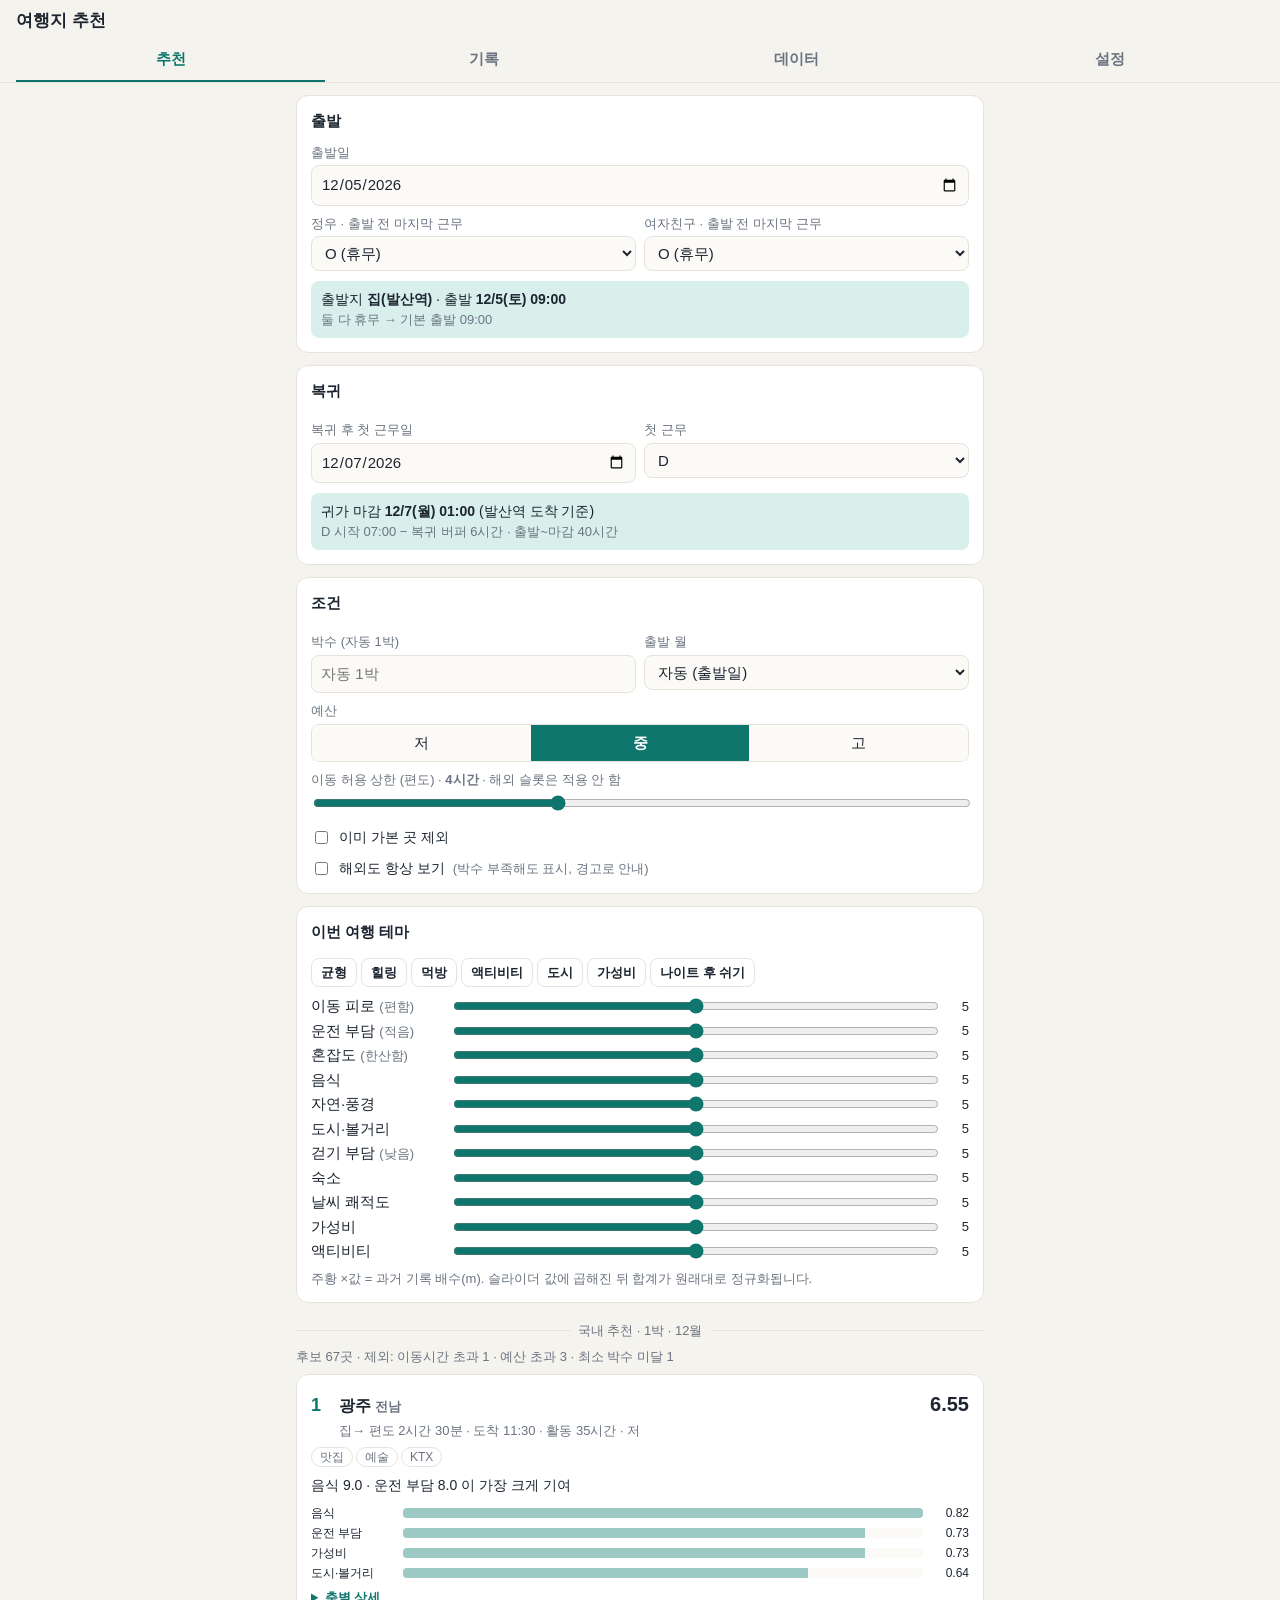
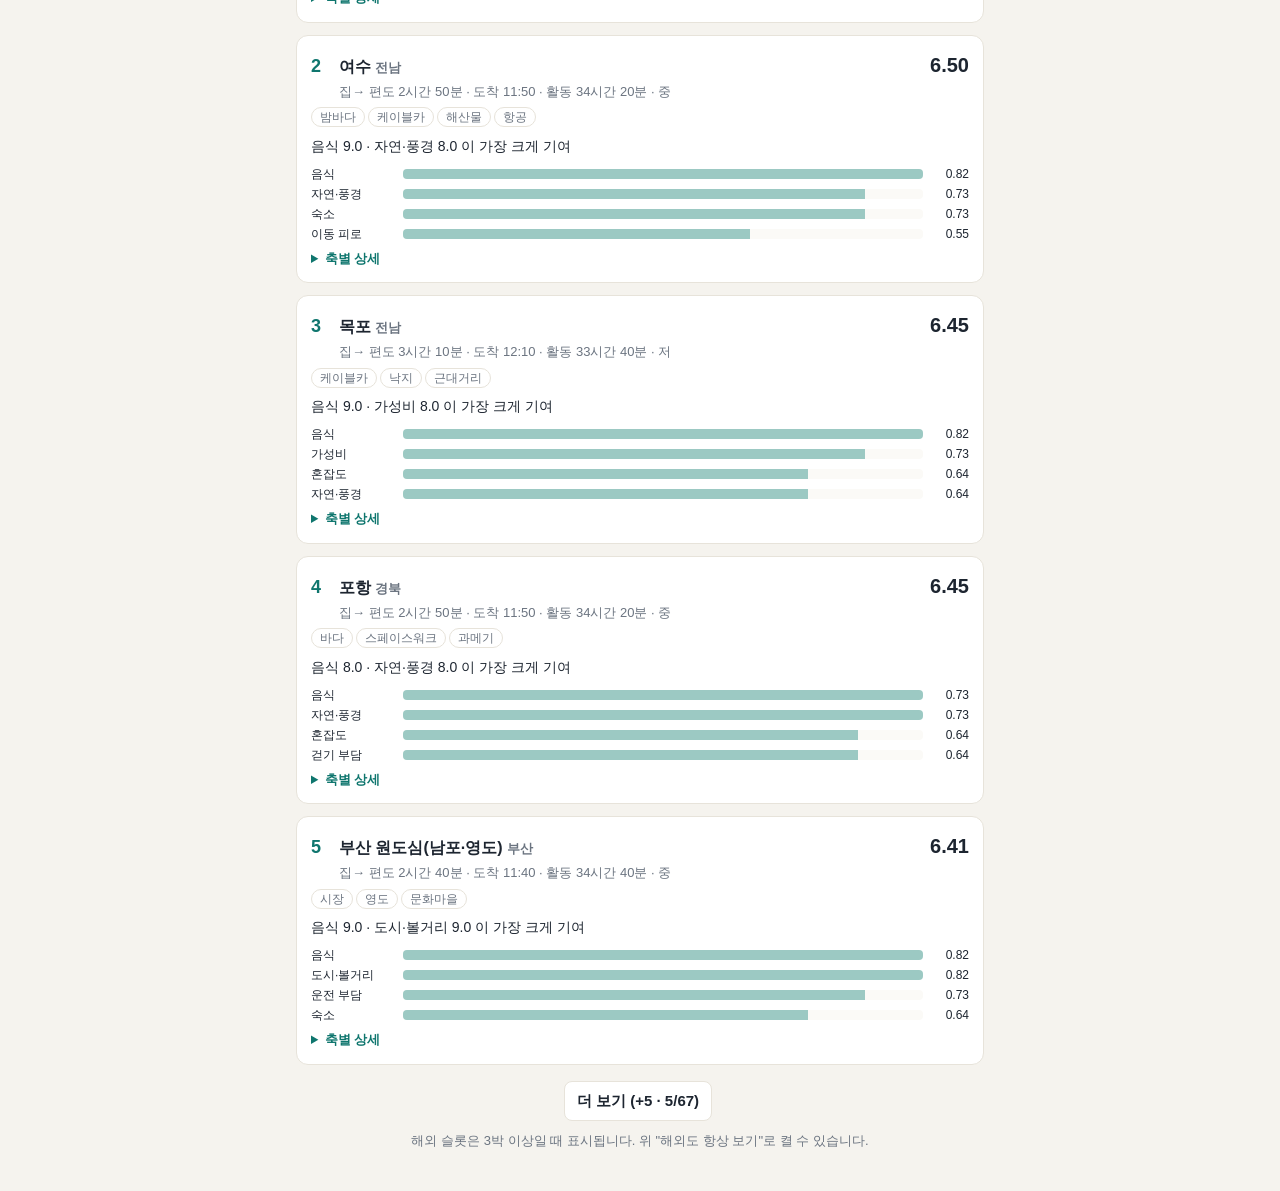
<file: index.html>
<!DOCTYPE html>
<html lang="ko">
<head>
<meta charset="utf-8">
<meta name="viewport" content="width=device-width, initial-scale=1, viewport-fit=cover">
<meta name="theme-color" content="#0f766e">
<title>여행지 추천</title>
<style>
  :root{
    --bg:#f5f3ee; --card:#ffffff; --ink:#1d2530; --muted:#6b7480; --line:#e7e3da;
    --accent:#0f766e; --accent-soft:#d9efec; --warn:#b45309; --warn-soft:#fdf0dc;
    --bad:#b91c1c; --bad-soft:#fde4e4; --bar:#9cc9c3; --bar-top:#0f766e;
    --input:#fbfaf7;
  }
  @media (prefers-color-scheme: dark){
    :root:not([data-theme="light"]){
      --bg:#14181d; --card:#1d232a; --ink:#e7eaee; --muted:#9aa3ad; --line:#2d353e;
      --accent:#2dd4bf; --accent-soft:#16332f; --warn:#f59e0b; --warn-soft:#3a2a10;
      --bad:#f87171; --bad-soft:#3a1717; --bar:#2f5e58; --bar-top:#2dd4bf; --input:#171c22;
    }
  }
  :root[data-theme="dark"]{
    --bg:#14181d; --card:#1d232a; --ink:#e7eaee; --muted:#9aa3ad; --line:#2d353e;
    --accent:#2dd4bf; --accent-soft:#16332f; --warn:#f59e0b; --warn-soft:#3a2a10;
    --bad:#f87171; --bad-soft:#3a1717; --bar:#2f5e58; --bar-top:#2dd4bf; --input:#171c22;
  }
  *{box-sizing:border-box}
  html,body{margin:0;background:var(--bg);color:var(--ink);
    font:15px/1.5 -apple-system,BlinkMacSystemFont,"Apple SD Gothic Neo","Noto Sans KR","Malgun Gothic",sans-serif;
    -webkit-text-size-adjust:100%}
  header{position:sticky;top:0;z-index:5;background:var(--bg);border-bottom:1px solid var(--line);
    padding:calc(8px + env(safe-area-inset-top)) 16px 0}
  h1{font-size:17px;margin:0 0 6px}
  nav{display:flex;gap:4px;overflow-x:auto}
  nav button{flex:1;border:0;background:none;color:var(--muted);font:inherit;font-weight:600;
    padding:8px 4px 10px;border-bottom:2px solid transparent;cursor:pointer;white-space:nowrap}
  nav button.on{color:var(--accent);border-color:var(--accent)}
  main{max-width:720px;margin:0 auto;padding:12px 16px calc(40px + env(safe-area-inset-bottom))}
  section.tab{display:none} section.tab.on{display:block}
  .card{background:var(--card);border:1px solid var(--line);border-radius:12px;padding:14px;margin:0 0 12px}
  .card h2{font-size:15px;margin:0 0 10px}
  .card h3{font-size:14px;margin:12px 0 6px}
  label.f{display:block;font-size:13px;color:var(--muted);margin:8px 0 3px}
  input,select,textarea{font:inherit;color:var(--ink);background:var(--input);border:1px solid var(--line);
    border-radius:8px;padding:7px 9px;width:100%;min-width:0}
  textarea{min-height:110px;font-family:ui-monospace,Menlo,Consolas,monospace;font-size:12px}
  input[type=range]{padding:0;border:0;background:none;accent-color:var(--accent)}
  input[type=checkbox]{width:auto;accent-color:var(--accent)}
  .row{display:grid;grid-template-columns:1fr 1fr;gap:8px}
  .row3{display:grid;grid-template-columns:1fr 1fr 1fr;gap:8px}
  .btn{display:inline-block;border:1px solid var(--line);background:var(--card);color:var(--ink);font:inherit;
    font-weight:600;border-radius:8px;padding:8px 12px;cursor:pointer;margin:4px 4px 0 0}
  .btn.pri{background:var(--accent);border-color:var(--accent);color:#fff}
  :root[data-theme="dark"] .btn.pri{color:#06201d}
  @media (prefers-color-scheme: dark){:root:not([data-theme="light"]) .btn.pri{color:#06201d}}
  .btn.danger{color:var(--bad)}
  .btn.sm{padding:4px 9px;font-size:13px}
  .seg{display:flex;border:1px solid var(--line);border-radius:8px;overflow:hidden}
  .seg button{flex:1;border:0;background:var(--input);color:var(--ink);font:inherit;padding:7px 0;cursor:pointer}
  .seg button.on{background:var(--accent);color:#fff;font-weight:700}
  .muted{color:var(--muted)} .small{font-size:13px}
  .info{background:var(--accent-soft);border-radius:8px;padding:8px 10px;font-size:14px;margin-top:10px}
  .info b{font-weight:700}
  .warn{background:var(--warn-soft);color:var(--warn);border-radius:6px;padding:3px 8px;font-size:13px;margin:4px 4px 0 0;display:inline-block}
  .err{background:var(--bad-soft);color:var(--bad);border-radius:8px;padding:8px 10px;font-size:14px;margin-top:8px}
  .slider{display:grid;grid-template-columns:132px 1fr 24px;align-items:center;gap:8px;margin:2px 0}
  .slider span:last-child{text-align:right;font-variant-numeric:tabular-nums;font-size:13px}
  .mult{color:var(--warn);font-size:11px;font-weight:700}
  .res{position:relative}
  .res .top{display:flex;align-items:baseline;gap:8px}
  .res .rank{font-weight:800;color:var(--accent);font-size:18px;min-width:20px}
  .res .name{font-weight:700;font-size:16px;flex:1}
  .res .score{font-weight:800;font-size:20px;font-variant-numeric:tabular-nums}
  .res .meta{font-size:13px;color:var(--muted);margin:2px 0 0 28px}
  .res .why{font-size:14px;margin:8px 0 0}
  .tags{margin-top:4px}
  .tag{display:inline-block;font-size:12px;border:1px solid var(--line);border-radius:999px;padding:0 8px;margin:2px 3px 0 0;color:var(--muted)}
  .bars{margin-top:8px}
  .bar{display:grid;grid-template-columns:86px 1fr 40px;gap:6px;align-items:center;font-size:12px;margin:2px 0}
  .bar .tr{background:var(--input);border-radius:4px;height:10px;overflow:hidden}
  .bar .fl{background:var(--bar);height:100%}
  .bar.hl .fl{background:var(--bar-top)}
  .bar span:last-child{text-align:right;font-variant-numeric:tabular-nums}
  details summary{cursor:pointer;color:var(--accent);font-size:13px;font-weight:600;margin-top:6px}
  .divider{display:flex;align-items:center;gap:8px;color:var(--muted);font-size:13px;margin:18px 0 10px}
  .divider::before,.divider::after{content:"";flex:1;border-top:1px solid var(--line)}
  table{width:100%;border-collapse:collapse;font-size:13px}
  th,td{text-align:left;padding:5px 4px;border-bottom:1px solid var(--line);vertical-align:top}
  th{color:var(--muted);font-weight:600}
  td.num{text-align:right;font-variant-numeric:tabular-nums}
  .trip{border-top:1px solid var(--line);padding:8px 0}
  .trip:first-child{border-top:0}
  .pill{display:inline-block;font-size:12px;border-radius:999px;padding:0 7px;margin:2px 3px 0 0}
  .pill.like{background:var(--accent-soft);color:var(--accent)}
  .pill.pain{background:var(--bad-soft);color:var(--bad)}
  .pill.dim{background:var(--input);color:var(--muted)}
  .diff li{margin:2px 0}
  details.ax{border:1px solid var(--line);border-radius:10px;padding:0 10px;margin:6px 0;background:var(--input)}
  details.ax[open]{padding-bottom:10px}
  details.ax > summary{list-style:none;display:flex;align-items:center;gap:6px;padding:9px 0;color:var(--ink);font-size:14px;margin:0}
  details.ax > summary::-webkit-details-marker{display:none}
  details.ax > summary::after{content:"▾";margin-left:auto;color:var(--muted)}
  details.ax[open] > summary::after{content:"▴"}
  .ax .st{font-size:12px;font-weight:600}
  .ax .sel3{display:grid;grid-template-columns:1fr 1fr 1fr;gap:6px}
  .ax .sel3 select{padding:5px 4px;font-size:13px;background:var(--card)}
  .grp{font-size:12px;color:var(--muted);margin:8px 0 2px}
  .chip{border:1px solid var(--line);background:var(--card);color:var(--ink);font:inherit;font-size:13px;border-radius:999px;
    padding:4px 10px;margin:3px 4px 0 0;cursor:pointer}
  .chip.on.info{background:var(--accent-soft);border-color:var(--accent);color:var(--accent);font-weight:600}
  .chip.on.good{background:var(--accent);border-color:var(--accent);color:#fff;font-weight:600}
  .chip.on.bad{background:var(--bad);border-color:var(--bad);color:#fff;font-weight:600}
  .ax input.memo{margin-top:8px;background:var(--card);font-size:13px}
  .dline{font-size:12px;color:var(--muted);margin-top:2px}
  .axgrid{display:grid;grid-template-columns:1fr 64px 56px 74px;gap:4px 6px;align-items:center;font-size:13px;margin-top:6px}
  .axgrid select{padding:5px 4px;font-size:13px;background:var(--card)}
  .axgrid .h{color:var(--muted);font-size:12px}
  .pick{display:grid;grid-template-columns:1fr auto;gap:6px;align-items:center;padding:6px 0;border-top:1px solid var(--line);font-size:14px}
  .pick:first-of-type{border-top:0}
  .pick .ctl{display:flex;gap:4px;align-items:center}
  .pick .seg button{padding:4px 9px;font-size:13px}
  .pick select{width:auto;padding:4px 6px;font-size:13px}
  .pick .x{border:0;background:none;color:var(--muted);font-size:18px;cursor:pointer;padding:0 4px}
  .pk-good{color:var(--accent);font-weight:600} .pk-bad{color:var(--bad);font-weight:600}
  .scene{border-top:1px solid var(--line);margin-top:12px;padding-top:6px}
  .scene > .sh{font-weight:700;font-size:14px;margin:4px 0 2px}
  .rrow{padding:6px 0}
  .rlab{display:flex;justify-content:space-between;align-items:baseline;gap:8px;font-size:14px}
  .rlab .ends{font-size:12px;color:var(--muted);white-space:nowrap}
  .rate{display:flex;gap:4px;margin-top:4px}
  .rate button{flex:1;border:1px solid var(--line);background:var(--input);color:var(--ink);font:inherit;font-size:14px;border-radius:8px;padding:6px 0;cursor:pointer}
  .rate button.on{font-weight:700;color:#fff}
  .rate button.on.neu{background:var(--muted);border-color:var(--muted)}
  .rate button.on.bad{background:var(--bad);border-color:var(--bad)}
  .rate button.on.good{background:var(--accent);border-color:var(--accent)}
  .rsn{margin-top:4px}
  .rsn .q{font-size:12px;color:var(--muted)}
  .chip small{font-size:11px;opacity:.8;margin-left:3px}
  .plus{background:var(--accent-soft);color:var(--accent);border-radius:6px;padding:3px 8px;font-size:13px;margin:4px 4px 0 0;display:inline-block}
  .tips{background:var(--warn-soft);border-radius:10px;padding:10px 12px;font-size:14px;margin-bottom:12px}
  .tips b{color:var(--warn)}
  .tips ul{margin:4px 0 0;padding-left:18px}
  .ok{color:var(--accent)} .no{color:var(--bad)}
  .switch{display:flex;align-items:center;gap:8px;margin-top:10px;font-size:14px}
  @media (max-width:380px){ .row3{grid-template-columns:1fr 1fr} }
</style>
</head>
<body>
<header>
  <h1>여행지 추천</h1>
  <nav id="nav">
    <button data-tab="rec" class="on">추천</button>
    <button data-tab="hist">기록</button>
    <button data-tab="data">데이터</button>
    <button data-tab="set">설정</button>
  </nav>
</header>
<main>

<!-- ============ 추천 ============ -->
<section class="tab on" id="tab-rec">
  <div class="card">
    <h2>출발</h2>
    <label class="f">출발일</label>
    <input type="date" id="c-date">
    <div class="row">
      <div>
        <label class="f">정우 · 출발 전 마지막 근무</label>
        <select id="c-jw"></select>
        <input type="datetime-local" id="c-jw-t" style="display:none;margin-top:6px">
      </div>
      <div>
        <label class="f">여자친구 · 출발 전 마지막 근무</label>
        <select id="c-gf"></select>
        <input type="datetime-local" id="c-gf-t" style="display:none;margin-top:6px">
      </div>
    </div>
    <div class="info" id="c-dep-info"></div>
  </div>

  <div class="card">
    <h2>복귀</h2>
    <div class="row">
      <div>
        <label class="f">복귀 후 첫 근무일</label>
        <input type="date" id="c-rdate">
      </div>
      <div>
        <label class="f">첫 근무</label>
        <select id="c-rkind">
          <option value="D">D</option><option value="E">E</option><option value="N">N</option>
          <option value="O">O (마감 없음)</option><option value="custom">귀가 마감 직접 입력</option>
        </select>
      </div>
    </div>
    <input type="datetime-local" id="c-rt" style="display:none;margin-top:6px">
    <div class="info" id="c-ret-info"></div>
  </div>

  <div class="card">
    <h2>조건</h2>
    <div class="row">
      <div>
        <label class="f">박수 <span class="muted" id="c-nights-auto"></span></label>
        <input type="number" id="c-nights" min="0" max="30" inputmode="numeric" placeholder="자동">
      </div>
      <div>
        <label class="f">출발 월</label>
        <select id="c-month"></select>
      </div>
    </div>
    <label class="f">예산</label>
    <div class="seg" id="c-budget">
      <button data-v="1">저</button><button data-v="2">중</button><button data-v="3">고</button>
    </div>
    <label class="f">이동 허용 상한 (편도) · <b id="c-cap-v"></b> <span class="small">· 해외 슬롯은 적용 안 함</span></label>
    <input type="range" id="c-cap" min="30" max="600" step="10">
    <label class="switch"><input type="checkbox" id="c-visited"> 이미 가본 곳 제외</label>
    <label class="switch"><input type="checkbox" id="c-ovs"> 해외도 항상 보기 <span class="small muted">(박수 부족해도 표시, 경고로 안내)</span></label>
  </div>

  <div class="card">
    <h2>이번 여행 테마</h2>
    <div id="presets"></div>
    <div id="sliders" style="margin-top:8px"></div>
    <div class="small muted" style="margin-top:6px">주황 ×값 = 과거 기록 배수(m). 슬라이더 값에 곱해진 뒤 합계가 원래대로 정규화됩니다.</div>
  </div>

  <div id="results"></div>
</section>

<!-- ============ 기록 ============ -->
<section class="tab" id="tab-hist">
  <div class="card">
    <h2>과거 기록에서 배운 것 (정우 기준)</h2>
    <div id="mult-table"></div>
  </div>
  <div class="card">
    <h2 id="h-form-title">여행 기록 추가</h2>
    <label class="f">여행지</label>
    <select id="h-dest"></select>
    <div class="row">
      <div><label class="f">연도</label><select id="h-year"></select></div>
      <div><label class="f">시기 (월 또는 계절)</label><select id="h-when"></select></div>
    </div>
    <label class="switch"><input type="checkbox" id="h-unknown"> 언제 갔는지 기억 안 남</label>
    <div class="row">
      <div><label class="f">박수</label><input type="number" id="h-nights" min="0" inputmode="numeric" value="1"></div>
      <div><label class="f">전체 만족</label>
        <select id="h-overall"><option>5</option><option>4</option><option selected>3</option><option>2</option><option>1</option></select></div>
    </div>
    <label class="f">재방문 의향</label>
    <div class="seg" id="h-revisit"><button data-v="yes">또 가고 싶음</button><button data-v="maybe">기회 되면</button><button data-v="no">안 가도 됨</button></div>
    <h3>여행 맥락</h3>
    <label class="f">출발 전 정우 근무</label>
    <div class="seg" id="h-pre"></div>
    <label class="f">복귀 후 첫 근무</label>
    <div class="seg" id="h-post"></div>
    <label class="f">목적지까지 이동수단</label>
    <div id="h-modes"></div>
    <div id="h-drive-box" style="display:none"><label class="f">가는 길 운전 시간 (편도)</label><div class="seg" id="h-drive"></div></div>
    <label class="f">목적지 안에서 이동수단</label>
    <div id="h-local"></div>
    <label class="f">다녀보니 이곳은 차가… <span class="muted small">(여행지 데이터의 "차 필요"를 이 답으로 바꿈)</span></label>
    <div class="seg" id="h-carv"></div>
    <h3>어땠나요?</h3>
    <div class="small muted">1~5로 매기고, 해당 없으면 비워 두세요. <b>3(보통)은 점수에 반영되지 않고</b>, 기준선(4) 이상 나빴거나 좋았을 때만 이유를 고르면 됩니다.</div>
    <div id="h-rates"></div>
    <details class="ax" id="h-manual-box"><summary><b>축 직접 입력</b><span class="muted small">(고급 · 평점으로 안 되는 것만)</span><span class="st" id="st-manual"></span></summary>
      <div class="axgrid" id="h-axes"></div>
    </details>
    <label class="f">메모</label>
    <textarea id="h-note" style="min-height:60px;font-family:inherit;font-size:14px"></textarea>
    <div>
      <button class="btn pri" id="h-save">저장</button>
      <button class="btn" id="h-cancel" style="display:none">편집 취소</button>
    </div>
    <div id="h-msg"></div>
  </div>
  <div class="card">
    <h2>기록 목록 <span class="muted small" id="h-count"></span></h2>
    <div id="h-list"></div>
  </div>
</section>

<!-- ============ 데이터 ============ -->
<section class="tab" id="tab-data">
  <div class="card">
    <h2>내보내기 (export)</h2>
    <div class="small muted">여행지·기록·설정 전체를 JSON으로. 정기적으로 내보내 두세요.</div>
    <button class="btn pri" id="d-dl">JSON 파일 저장</button>
    <button class="btn" id="d-copy">클립보드 복사</button>
    <div id="d-exp-msg" class="small"></div>
  </div>
  <div class="card">
    <h2>가져오기 (import)</h2>
    <div class="small muted">파일 선택 또는 붙여넣기 → 검토 → 적용. 들어있는 층(destinations / history / settings)만 교체되고, 적용 직전 상태는 자동 백업됩니다.</div>
    <label class="f">파일</label>
    <input type="file" id="d-file" accept=".json,application/json">
    <label class="f">또는 붙여넣기</label>
    <textarea id="d-paste" placeholder='{"schema_version":1, ...}'></textarea>
    <button class="btn" id="d-check">검토</button>
    <div id="d-preview"></div>
  </div>
  <div class="card">
    <h2>백업 · 초기화</h2>
    <div class="small" id="d-backup-info"></div>
    <button class="btn" id="d-restore">백업으로 되돌리기</button>
    <button class="btn" id="d-reseed">여행지만 시드로 초기화</button>
    <button class="btn danger" id="d-wipe">전체 초기화</button>
  </div>
  <div class="card">
    <h2>여행지 목록 <span class="muted small" id="d-dcount"></span></h2>
    <input type="search" id="d-search" placeholder="이름·지역·태그 검색">
    <div id="d-dlist" style="margin-top:8px"></div>
  </div>
</section>

<!-- ============ 설정 ============ -->
<section class="tab" id="tab-set">
  <div class="card">
    <h2>근무 시각</h2>
    <table>
      <tr><th></th><th>시작</th><th>종료</th></tr>
      <tr><td>D</td><td><input type="time" data-s="shift_start.D"></td><td><input type="time" data-s="shift_end.D"></td></tr>
      <tr><td>E</td><td><input type="time" data-s="shift_start.E"></td><td><input type="time" data-s="shift_end.E"></td></tr>
      <tr><td>N</td><td><input type="time" data-s="shift_start.N"></td><td><input type="time" data-s="shift_end.N"></td></tr>
    </table>
    <div class="small muted" style="margin-top:6px">N 종료는 다음날 아침 기준(“전날 N 끝나고” = 출발일 아침 퇴근).</div>
  </div>
  <div class="card">
    <h2>출발 · 복귀</h2>
    <div class="row">
      <div><label class="f">합류 버퍼 (분, 직장↔집)</label><input type="number" data-s="join_buffer_min"></div>
      <div><label class="f">복귀 버퍼 (시간)</label><input type="number" step="0.5" data-s="return_buffer_h"></div>
      <div><label class="f">둘 다 O일 때 출발</label><input type="time" data-s="off_depart_time"></div>
      <div><label class="f">마감 없을 때 귀가 시각</label><input type="time" data-s="default_return_time"></div>
      <div><label class="f">늦은 도착 경고 (시)</label><input type="number" data-s="late_arrival_hour"></div>
      <div><label class="f">나이트 후 장거리 경고 (분)</label><input type="number" data-s="night_long_travel_warn_min"></div>
    </div>
  </div>
  <div class="card">
    <h2>유효 활동 시간</h2>
    <div class="row3">
      <div><label class="f">필터 (시간 미만 제외)</label><input type="number" step="0.5" data-s="active_filter_h"></div>
      <div><label class="f">감점 시작 (시간 미만)</label><input type="number" step="0.5" data-s="active_penalty_h"></div>
      <div><label class="f">최대 감점 (점)</label><input type="number" step="0.1" data-s="active_penalty_max"></div>
    </div>
  </div>
  <div class="card">
    <h2>과거 기록 → 여행지 감점·가점</h2>
    <div class="row">
      <div><label class="f">평점 반영 기준선 (3~5)</label><input type="number" min="3" max="5" data-s="rating_threshold"></div>
      <div></div>
      <div><label class="f">속성 감점 계수</label><input type="number" step="0.1" data-s="attr_gain"></div>
      <div><label class="f">속성 감점 최대 (점)</label><input type="number" step="0.1" data-s="attr_pen_max"></div>
      <div><label class="f">근무 조건부 감점 계수</label><input type="number" step="0.1" data-s="cond_gain"></div>
      <div><label class="f">근무 조건부 최대 (점)</label><input type="number" step="0.1" data-s="cond_pen_max"></div>
      <div><label class="f">속성 가점 계수</label><input type="number" step="0.1" data-s="bonus_gain"></div>
      <div><label class="f">숙소·음식 선호 계수</label><input type="number" step="0.1" data-s="pref_gain"></div>
      <div><label class="f">가점 최대 (점)</label><input type="number" step="0.1" data-s="bonus_max"></div>
    </div>
    <div class="small muted" style="margin-top:6px">감점·가점 = 계수 × 누적 빈도 × 여행지가 그 특성을 가진 정도(0~1). 근무 조건부는 이번 출발 전 근무가 기록과 같을 때만 적용.</div>
  </div>
  <div class="card">
    <h2>과거 기록 배수 상수</h2>
    <div class="row">
      <div><label class="f">불편 계수 (m_pain 상한 = 1 + 이 값)</label><input type="number" step="0.05" data-s="pain_gain"></div>
      <div><label class="f">좋음 계수 (m_like 상한 = 1 + 이 값)</label><input type="number" step="0.05" data-s="like_gain"></div>
      <div><label class="f">보정상수 (분모 = 여행 수 + 이 값)</label><input type="number" step="0.5" data-s="smoothing"></div>
      <div><label class="f">m 최대 (clamp)</label><input type="number" step="0.05" data-s="m_max"></div>
      <div><label class="f">좋음 강도 미입력 시 값 (1~3)</label><input type="number" min="1" max="3" data-s="like_default_severity"></div>
    </div>
  </div>
  <div class="card">
    <h2>출력</h2>
    <div class="row">
      <div><label class="f">국내 추천 수</label><input type="number" data-s="top_n"></div>
      <div><label class="f">해외 슬롯 수</label><input type="number" data-s="overseas_n"></div>
      <div><label class="f">해외 노출 최소 박수</label><input type="number" data-s="overseas_min_nights"></div>
      <div><label class="f">장기오프 우선 박수</label><input type="number" data-s="long_off_nights"></div>
      <div><label class="f">거점 포함 최대 박수</label><input type="number" data-s="spot_max_nights"></div>
    </div>
    <button class="btn" id="s-reset">설정 기본값으로</button>
  </div>
  <div class="card">
    <h2>자체 테스트</h2>
    <button class="btn" id="s-test">테스트 실행</button>
    <div id="s-test-out" class="small"></div>
  </div>
  <div class="card">
    <h2>화면</h2>
    <div class="seg" id="s-theme"><button data-v="auto">자동</button><button data-v="light">라이트</button><button data-v="dark">다크</button></div>
  </div>
</section>
</main>

<script type="application/json" id="seed-data">{"schema_version":4,"exported_at":"2026-11-23T03:03:53.145Z","destinations":[{"id":"gangneung","name":"강릉","type":"domestic","region":"강원","tags":["바다","카페","KTX"],"scores":{"move":5.5,"drive":6,"crowd":5,"food":8,"nature":8,"city":6,"walk":7,"stay":8,"weather":6,"value":6,"activity":6},"monthly":{"1":{"weather":-2,"crowd":1},"2":{"weather":-1,"crowd":1},"3":{"weather":0,"crowd":1},"4":{"weather":2,"crowd":0},"5":{"weather":3,"crowd":0},"6":{"weather":1,"crowd":-1},"7":{"weather":0,"crowd":-2},"8":{"weather":-1,"crowd":-3},"9":{"weather":1,"crowd":0},"10":{"weather":3,"crowd":0},"11":{"weather":1,"crowd":1},"12":{"weather":-2,"crowd":1}},"attrs":{"transfer_load":1,"ticket_hard":true,"car_needed":1,"hilly":false,"spread_out":true,"content_nights":2,"early_close":false,"cancel_risk":false,"waiting_heavy":true,"stay_variety":2,"stay_types":["H","R","P","K"],"food_variety":2,"food_kinds":["S","K","T","C","N"]},"travel_time":{"work":200,"home":180},"min_nights":1,"day_trip_ok":false,"long_off_tag":false,"cost_level":2,"notes":"KTX 강릉선. 경포·안목 커피거리·주문진 (점수·소요시간 초안 추정치)","source_date":"2026-11"},{"id":"sokcho","name":"속초","type":"domestic","region":"강원","tags":["바다","설악산","시장"],"scores":{"move":5.5,"drive":4,"crowd":5,"food":8,"nature":9,"city":5,"walk":6,"stay":8,"weather":6,"value":6,"activity":7},"monthly":{"1":{"weather":-2,"crowd":1},"2":{"weather":-1,"crowd":1},"3":{"weather":0,"crowd":1},"4":{"weather":2,"crowd":0},"5":{"weather":3,"crowd":0},"6":{"weather":1,"crowd":-1},"7":{"weather":0,"crowd":-2},"8":{"weather":-1,"crowd":-3},"9":{"weather":1,"crowd":0},"10":{"weather":3,"crowd":0},"11":{"weather":1,"crowd":1},"12":{"weather":-2,"crowd":1}},"attrs":{"transfer_load":1,"ticket_hard":true,"car_needed":1,"hilly":false,"spread_out":false,"content_nights":2,"early_close":false,"cancel_risk":false,"waiting_heavy":false,"stay_variety":2,"stay_types":["H","R","P"],"food_variety":2,"food_kinds":["S","T","N"]},"travel_time":{"work":200,"home":180},"min_nights":1,"day_trip_ok":false,"long_off_tag":false,"cost_level":2,"notes":"동서울 버스 2시간대. 설악산·중앙시장 (점수·소요시간 초안 추정치)","source_date":"2026-11"},{"id":"yangyang","name":"양양","type":"domestic","region":"강원","tags":["서핑","바다"],"scores":{"move":6,"drive":3,"crowd":5,"food":6,"nature":8,"city":3,"walk":7,"stay":7,"weather":6,"value":6,"activity":8},"monthly":{"1":{"weather":-2,"crowd":1},"2":{"weather":-1,"crowd":1},"3":{"weather":0,"crowd":1},"4":{"weather":2,"crowd":0},"5":{"weather":3,"crowd":0},"6":{"weather":1,"crowd":-1},"7":{"weather":0,"crowd":-2},"8":{"weather":-1,"crowd":-3},"9":{"weather":1,"crowd":0},"10":{"weather":3,"crowd":0},"11":{"weather":1,"crowd":1},"12":{"weather":-2,"crowd":1}},"attrs":{"transfer_load":1,"ticket_hard":false,"car_needed":2,"hilly":false,"spread_out":true,"content_nights":2,"early_close":true,"cancel_risk":false,"waiting_heavy":false,"stay_variety":1,"stay_types":["R","P","C"],"food_variety":1,"food_kinds":["S","C"]},"travel_time":{"work":190,"home":170},"min_nights":1,"day_trip_ok":false,"long_off_tag":false,"cost_level":2,"notes":"서핑·낙산사. 차량 이동 위주 (점수·소요시간 초안 추정치)","source_date":"2026-11"},{"id":"chuncheon","name":"춘천","type":"domestic","region":"강원","tags":["호수","닭갈비","ITX"],"scores":{"move":7.5,"drive":7,"crowd":6,"food":7,"nature":7,"city":5,"walk":7,"stay":6,"weather":6,"value":7,"activity":6},"monthly":{"1":{"weather":-3,"crowd":0},"2":{"weather":-2,"crowd":0},"3":{"weather":0,"crowd":0},"4":{"weather":2,"crowd":-1},"5":{"weather":3,"crowd":-1},"6":{"weather":1,"crowd":0},"7":{"weather":-2,"crowd":-1},"8":{"weather":-3,"crowd":-2},"9":{"weather":2,"crowd":0},"10":{"weather":3,"crowd":-1},"11":{"weather":1,"crowd":0},"12":{"weather":-2,"crowd":0}},"attrs":{"transfer_load":0,"ticket_hard":false,"car_needed":0,"hilly":false,"spread_out":false,"content_nights":1,"early_close":false,"cancel_risk":false,"waiting_heavy":false,"stay_variety":1,"stay_types":["H","P","C"],"food_variety":1,"food_kinds":["M","N"]},"travel_time":{"work":120,"home":100},"min_nights":0,"day_trip_ok":true,"long_off_tag":false,"cost_level":1,"notes":"ITX-청춘·경춘선. 남이섬·소양강 (점수·소요시간 초안 추정치)","source_date":"2026-11"},{"id":"pyeongchang","name":"평창","type":"domestic","region":"강원","tags":["스키","목장","KTX"],"scores":{"move":6,"drive":3,"crowd":6,"food":6,"nature":9,"city":3,"walk":6,"stay":8,"weather":6,"value":5,"activity":8},"monthly":{"1":{"weather":-3,"crowd":-2},"2":{"weather":-2,"crowd":-2},"3":{"weather":-1,"crowd":0},"4":{"weather":1,"crowd":1},"5":{"weather":3,"crowd":0},"6":{"weather":2,"crowd":0},"7":{"weather":0,"crowd":-1},"8":{"weather":0,"crowd":-1},"9":{"weather":2,"crowd":0},"10":{"weather":3,"crowd":-1},"11":{"weather":0,"crowd":0},"12":{"weather":-3,"crowd":-1}},"attrs":{"transfer_load":1,"ticket_hard":false,"car_needed":1,"hilly":false,"spread_out":true,"content_nights":2,"early_close":true,"cancel_risk":false,"waiting_heavy":false,"stay_variety":1,"stay_types":["R","P","C"],"food_variety":1,"food_kinds":["M","K"]},"travel_time":{"work":175,"home":160},"min_nights":1,"day_trip_ok":false,"long_off_tag":false,"cost_level":2,"notes":"KTX 진부·평창역. 대관령 목장·리조트 (점수·소요시간 초안 추정치)","source_date":"2026-11"},{"id":"jeongseon","name":"정선","type":"domestic","region":"강원","tags":["오일장","레일바이크","하이원"],"scores":{"move":5,"drive":2,"crowd":7,"food":6,"nature":9,"city":3,"walk":5,"stay":6,"weather":6,"value":6,"activity":7},"monthly":{"1":{"weather":-3,"crowd":0},"2":{"weather":-2,"crowd":0},"3":{"weather":-1,"crowd":0},"4":{"weather":1,"crowd":-1},"5":{"weather":3,"crowd":-1},"6":{"weather":2,"crowd":0},"7":{"weather":0,"crowd":-1},"8":{"weather":0,"crowd":-2},"9":{"weather":2,"crowd":0},"10":{"weather":3,"crowd":-1},"11":{"weather":0,"crowd":0},"12":{"weather":-3,"crowd":0}},"attrs":{"transfer_load":2,"ticket_hard":false,"car_needed":2,"hilly":false,"spread_out":true,"content_nights":2,"early_close":true,"cancel_risk":false,"waiting_heavy":false,"stay_variety":1,"stay_types":["R","P"],"food_variety":1,"food_kinds":["K","T","N"]},"travel_time":{"work":220,"home":200},"min_nights":1,"day_trip_ok":false,"long_off_tag":false,"cost_level":1,"notes":"정선 5일장(2·7일), 하이원 리조트 (점수·소요시간 초안 추정치)","source_date":"2026-11"},{"id":"samcheok","name":"삼척","type":"domestic","region":"강원","tags":["동굴","해상케이블카","바다"],"scores":{"move":4,"drive":3,"crowd":7,"food":6,"nature":9,"city":3,"walk":6,"stay":6,"weather":6,"value":7,"activity":6},"monthly":{"1":{"weather":-2,"crowd":1},"2":{"weather":-1,"crowd":1},"3":{"weather":0,"crowd":1},"4":{"weather":2,"crowd":0},"5":{"weather":3,"crowd":0},"6":{"weather":1,"crowd":-1},"7":{"weather":0,"crowd":-2},"8":{"weather":-1,"crowd":-3},"9":{"weather":1,"crowd":0},"10":{"weather":3,"crowd":0},"11":{"weather":1,"crowd":1},"12":{"weather":-2,"crowd":1}},"attrs":{"transfer_load":2,"ticket_hard":false,"car_needed":2,"hilly":true,"spread_out":true,"content_nights":1,"early_close":true,"cancel_risk":false,"waiting_heavy":false,"stay_variety":1,"stay_types":["R","P","C"],"food_variety":1,"food_kinds":["S"]},"travel_time":{"work":260,"home":240},"min_nights":1,"day_trip_ok":false,"long_off_tag":false,"cost_level":1,"notes":"환선굴·장호항·해상케이블카 (점수·소요시간 초안 추정치)","source_date":"2026-11"},{"id":"donghae","name":"동해","type":"domestic","region":"강원","tags":["바다","계곡"],"scores":{"move":4.5,"drive":4,"crowd":7,"food":6,"nature":8,"city":3,"walk":7,"stay":6,"weather":6,"value":7,"activity":5},"monthly":{"1":{"weather":-2,"crowd":1},"2":{"weather":-1,"crowd":1},"3":{"weather":0,"crowd":1},"4":{"weather":2,"crowd":0},"5":{"weather":3,"crowd":0},"6":{"weather":1,"crowd":-1},"7":{"weather":0,"crowd":-2},"8":{"weather":-1,"crowd":-3},"9":{"weather":1,"crowd":0},"10":{"weather":3,"crowd":0},"11":{"weather":1,"crowd":1},"12":{"weather":-2,"crowd":1}},"attrs":{"transfer_load":1,"ticket_hard":false,"car_needed":1,"hilly":false,"spread_out":false,"content_nights":1,"early_close":true,"cancel_risk":false,"waiting_heavy":false,"stay_variety":1,"stay_types":["H","P"],"food_variety":1,"food_kinds":["S","T"]},"travel_time":{"work":240,"home":220},"min_nights":1,"day_trip_ok":false,"long_off_tag":false,"cost_level":1,"notes":"무릉계곡·묵호 논골담길. KTX 동해역 (점수·소요시간 초안 추정치)","source_date":"2026-11"},{"id":"hongcheon","name":"홍천","type":"domestic","region":"강원","tags":["리조트","워터파크"],"scores":{"move":7.5,"drive":2,"crowd":7,"food":5,"nature":8,"city":2,"walk":7,"stay":7,"weather":6,"value":6,"activity":7},"monthly":{"1":{"weather":-3,"crowd":-2},"2":{"weather":-2,"crowd":-2},"3":{"weather":-1,"crowd":0},"4":{"weather":1,"crowd":1},"5":{"weather":3,"crowd":0},"6":{"weather":2,"crowd":0},"7":{"weather":0,"crowd":-1},"8":{"weather":0,"crowd":-1},"9":{"weather":2,"crowd":0},"10":{"weather":3,"crowd":-1},"11":{"weather":0,"crowd":0},"12":{"weather":-3,"crowd":-1}},"attrs":{"transfer_load":1,"ticket_hard":false,"car_needed":2,"hilly":false,"spread_out":false,"content_nights":2,"early_close":true,"cancel_risk":false,"waiting_heavy":false,"stay_variety":1,"stay_types":["R","P","C"],"food_variety":1,"food_kinds":["M"]},"travel_time":{"work":130,"home":110},"min_nights":0,"day_trip_ok":true,"long_off_tag":false,"cost_level":2,"notes":"비발디파크·오션월드 (점수·소요시간 초안 추정치)","source_date":"2026-11"},{"id":"inje","name":"인제","type":"domestic","region":"강원","tags":["래프팅","숲"],"scores":{"move":6.5,"drive":2,"crowd":7,"food":5,"nature":9,"city":2,"walk":5,"stay":5,"weather":6,"value":7,"activity":8},"monthly":{"1":{"weather":-3,"crowd":1},"2":{"weather":-2,"crowd":1},"3":{"weather":-1,"crowd":0},"4":{"weather":1,"crowd":-1},"5":{"weather":3,"crowd":-1},"6":{"weather":2,"crowd":0},"7":{"weather":0,"crowd":0},"8":{"weather":0,"crowd":0},"9":{"weather":2,"crowd":-1},"10":{"weather":3,"crowd":-3},"11":{"weather":0,"crowd":-2},"12":{"weather":-3,"crowd":1}},"attrs":{"transfer_load":2,"ticket_hard":false,"car_needed":2,"hilly":true,"spread_out":true,"content_nights":1,"early_close":true,"cancel_risk":false,"waiting_heavy":false,"stay_variety":0,"stay_types":["P","C"],"food_variety":0,"food_kinds":["K"]},"travel_time":{"work":170,"home":150},"min_nights":1,"day_trip_ok":false,"long_off_tag":false,"cost_level":1,"notes":"내린천 래프팅·원대리 자작나무숲 (점수·소요시간 초안 추정치)","source_date":"2026-11"},{"id":"cheorwon","name":"철원","type":"domestic","region":"강원","tags":["협곡","트레킹"],"scores":{"move":7,"drive":2,"crowd":8,"food":5,"nature":8,"city":3,"walk":7,"stay":4,"weather":5,"value":7,"activity":5},"monthly":{"1":{"weather":-3,"crowd":1},"2":{"weather":-2,"crowd":1},"3":{"weather":0,"crowd":0},"4":{"weather":2,"crowd":-1},"5":{"weather":3,"crowd":-1},"6":{"weather":1,"crowd":0},"7":{"weather":-2,"crowd":0},"8":{"weather":-3,"crowd":0},"9":{"weather":2,"crowd":-1},"10":{"weather":3,"crowd":-3},"11":{"weather":1,"crowd":-2},"12":{"weather":-2,"crowd":1}},"attrs":{"transfer_load":2,"ticket_hard":false,"car_needed":2,"hilly":true,"spread_out":true,"content_nights":1,"early_close":true,"cancel_risk":false,"waiting_heavy":false,"stay_variety":0,"stay_types":["P","C"],"food_variety":0,"food_kinds":["K"]},"travel_time":{"work":120,"home":120},"min_nights":0,"day_trip_ok":true,"long_off_tag":false,"cost_level":1,"notes":"한탄강 주상절리길·고석정 (점수·소요시간 초안 추정치)","source_date":"2026-11"},{"id":"gapyeong","name":"가평","type":"domestic","region":"경기","tags":["펜션","수상레저","ITX"],"scores":{"move":8,"drive":5,"crowd":5,"food":6,"nature":8,"city":3,"walk":7,"stay":7,"weather":6,"value":6,"activity":8},"monthly":{"1":{"weather":-3,"crowd":0},"2":{"weather":-2,"crowd":0},"3":{"weather":0,"crowd":0},"4":{"weather":2,"crowd":-1},"5":{"weather":3,"crowd":-1},"6":{"weather":1,"crowd":0},"7":{"weather":-2,"crowd":-1},"8":{"weather":-3,"crowd":-2},"9":{"weather":2,"crowd":0},"10":{"weather":3,"crowd":-1},"11":{"weather":1,"crowd":0},"12":{"weather":-2,"crowd":0}},"attrs":{"transfer_load":0,"ticket_hard":false,"car_needed":1,"hilly":false,"spread_out":true,"content_nights":2,"early_close":false,"cancel_risk":false,"waiting_heavy":false,"stay_variety":2,"stay_types":["R","P","C"],"food_variety":1,"food_kinds":["M","C"]},"travel_time":{"work":95,"home":85},"min_nights":0,"day_trip_ok":true,"long_off_tag":false,"cost_level":2,"notes":"ITX-청춘 가평역. 쁘띠프랑스·자라섬 (점수·소요시간 초안 추정치)","source_date":"2026-11"},{"id":"yangpyeong","name":"양평","type":"domestic","region":"경기","tags":["카페","강","전철"],"scores":{"move":8,"drive":5,"crowd":6,"food":7,"nature":8,"city":3,"walk":8,"stay":6,"weather":6,"value":6,"activity":5},"monthly":{"1":{"weather":-3,"crowd":0},"2":{"weather":-2,"crowd":0},"3":{"weather":0,"crowd":0},"4":{"weather":2,"crowd":-1},"5":{"weather":3,"crowd":-1},"6":{"weather":1,"crowd":0},"7":{"weather":-2,"crowd":-1},"8":{"weather":-3,"crowd":-2},"9":{"weather":2,"crowd":0},"10":{"weather":3,"crowd":-1},"11":{"weather":1,"crowd":0},"12":{"weather":-2,"crowd":0}},"attrs":{"transfer_load":0,"ticket_hard":false,"car_needed":1,"hilly":false,"spread_out":true,"content_nights":1,"early_close":false,"cancel_risk":false,"waiting_heavy":false,"stay_variety":1,"stay_types":["P","C"],"food_variety":1,"food_kinds":["C","K"]},"travel_time":{"work":90,"home":75},"min_nights":0,"day_trip_ok":true,"long_off_tag":false,"cost_level":2,"notes":"경의중앙선. 두물머리·세미원 (점수·소요시간 초안 추정치)","source_date":"2026-11"},{"id":"ganghwa","name":"강화도","type":"domestic","region":"인천","tags":["섬","역사","해산물"],"scores":{"move":8.5,"drive":3,"crowd":7,"food":7,"nature":7,"city":5,"walk":7,"stay":5,"weather":6,"value":7,"activity":5},"monthly":{"1":{"weather":-3,"crowd":0},"2":{"weather":-2,"crowd":0},"3":{"weather":0,"crowd":0},"4":{"weather":2,"crowd":-1},"5":{"weather":3,"crowd":-1},"6":{"weather":1,"crowd":0},"7":{"weather":-2,"crowd":-1},"8":{"weather":-3,"crowd":-2},"9":{"weather":2,"crowd":0},"10":{"weather":3,"crowd":-1},"11":{"weather":1,"crowd":0},"12":{"weather":-2,"crowd":0}},"attrs":{"transfer_load":1,"ticket_hard":false,"car_needed":1,"hilly":false,"spread_out":true,"content_nights":1,"early_close":true,"cancel_risk":false,"waiting_heavy":false,"stay_variety":1,"stay_types":["P","C","K"],"food_variety":1,"food_kinds":["S","K","T"]},"travel_time":{"work":35,"home":60},"min_nights":0,"day_trip_ok":true,"long_off_tag":false,"cost_level":1,"notes":"완정에서 가까움. 전등사·조양방직·석모도 (점수·소요시간 초안 추정치)","source_date":"2026-11"},{"id":"yeongjong","name":"영종·무의도","type":"domestic","region":"인천","tags":["바다","호캉스"],"scores":{"move":9,"drive":6,"crowd":6,"food":6,"nature":7,"city":4,"walk":8,"stay":8,"weather":6,"value":6,"activity":5},"monthly":{"1":{"weather":-3,"crowd":1},"2":{"weather":-2,"crowd":1},"3":{"weather":0,"crowd":1},"4":{"weather":2,"crowd":0},"5":{"weather":3,"crowd":0},"6":{"weather":1,"crowd":-1},"7":{"weather":-2,"crowd":-2},"8":{"weather":-3,"crowd":-3},"9":{"weather":2,"crowd":0},"10":{"weather":3,"crowd":0},"11":{"weather":1,"crowd":1},"12":{"weather":-2,"crowd":1}},"attrs":{"transfer_load":0,"ticket_hard":false,"car_needed":1,"hilly":false,"spread_out":false,"content_nights":1,"early_close":false,"cancel_risk":false,"waiting_heavy":false,"stay_variety":2,"stay_types":["H","R","P"],"food_variety":1,"food_kinds":["S","N"]},"travel_time":{"work":35,"home":45},"min_nights":0,"day_trip_ok":true,"long_off_tag":false,"cost_level":2,"notes":"을왕리·무의도. 공항철도 (점수·소요시간 초안 추정치)","source_date":"2026-11"},{"id":"suwon","name":"수원","type":"domestic","region":"경기","tags":["성곽","행궁동","갈비"],"scores":{"move":8.5,"drive":8,"crowd":5,"food":7,"nature":4,"city":7,"walk":6,"stay":7,"weather":6,"value":7,"activity":4},"monthly":{"1":{"weather":-3,"crowd":0},"2":{"weather":-2,"crowd":0},"3":{"weather":0,"crowd":0},"4":{"weather":2,"crowd":0},"5":{"weather":3,"crowd":-1},"6":{"weather":1,"crowd":0},"7":{"weather":-2,"crowd":-1},"8":{"weather":-3,"crowd":-1},"9":{"weather":2,"crowd":0},"10":{"weather":3,"crowd":-1},"11":{"weather":1,"crowd":0},"12":{"weather":-2,"crowd":-1}},"attrs":{"transfer_load":0,"ticket_hard":false,"car_needed":0,"hilly":false,"spread_out":false,"content_nights":1,"early_close":false,"cancel_risk":false,"waiting_heavy":true,"stay_variety":2,"stay_types":["H"],"food_variety":2,"food_kinds":["M","T","C"]},"travel_time":{"work":75,"home":60},"min_nights":0,"day_trip_ok":true,"long_off_tag":false,"cost_level":2,"notes":"수원화성·행궁동. 전철·버스 편리 (점수·소요시간 초안 추정치)","source_date":"2026-11"},{"id":"paju","name":"파주","type":"domestic","region":"경기","tags":["출판단지","DMZ","카페"],"scores":{"move":9,"drive":4,"crowd":6,"food":6,"nature":6,"city":6,"walk":7,"stay":6,"weather":6,"value":7,"activity":5},"monthly":{"1":{"weather":-3,"crowd":0},"2":{"weather":-2,"crowd":0},"3":{"weather":0,"crowd":0},"4":{"weather":2,"crowd":-1},"5":{"weather":3,"crowd":-1},"6":{"weather":1,"crowd":0},"7":{"weather":-2,"crowd":-1},"8":{"weather":-3,"crowd":-2},"9":{"weather":2,"crowd":0},"10":{"weather":3,"crowd":-1},"11":{"weather":1,"crowd":0},"12":{"weather":-2,"crowd":0}},"attrs":{"transfer_load":1,"ticket_hard":false,"car_needed":1,"hilly":false,"spread_out":true,"content_nights":1,"early_close":false,"cancel_risk":false,"waiting_heavy":false,"stay_variety":1,"stay_types":["H","P","C"],"food_variety":1,"food_kinds":["C","K"]},"travel_time":{"work":40,"home":45},"min_nights":0,"day_trip_ok":true,"long_off_tag":false,"cost_level":1,"notes":"헤이리·출판도시·임진각 (점수·소요시간 초안 추정치)","source_date":"2026-11"},{"id":"pocheon","name":"포천","type":"domestic","region":"경기","tags":["호수","아트밸리","온천"],"scores":{"move":8,"drive":2,"crowd":7,"food":6,"nature":8,"city":3,"walk":6,"stay":6,"weather":6,"value":7,"activity":6},"monthly":{"1":{"weather":-3,"crowd":1},"2":{"weather":-2,"crowd":1},"3":{"weather":0,"crowd":0},"4":{"weather":2,"crowd":-1},"5":{"weather":3,"crowd":-1},"6":{"weather":1,"crowd":0},"7":{"weather":-2,"crowd":0},"8":{"weather":-3,"crowd":0},"9":{"weather":2,"crowd":-1},"10":{"weather":3,"crowd":-3},"11":{"weather":1,"crowd":-2},"12":{"weather":-2,"crowd":1}},"attrs":{"transfer_load":1,"ticket_hard":false,"car_needed":2,"hilly":false,"spread_out":true,"content_nights":1,"early_close":true,"cancel_risk":false,"waiting_heavy":false,"stay_variety":1,"stay_types":["R","P","C"],"food_variety":1,"food_kinds":["M","K"]},"travel_time":{"work":95,"home":90},"min_nights":0,"day_trip_ok":true,"long_off_tag":false,"cost_level":1,"notes":"산정호수·포천아트밸리 (점수·소요시간 초안 추정치)","source_date":"2026-11"},{"id":"daebudo","name":"대부도","type":"domestic","region":"경기","tags":["갯벌","칼국수","섬"],"scores":{"move":8,"drive":3,"crowd":6,"food":7,"nature":6,"city":3,"walk":8,"stay":5,"weather":6,"value":7,"activity":5},"monthly":{"1":{"weather":-3,"crowd":0},"2":{"weather":-2,"crowd":0},"3":{"weather":0,"crowd":0},"4":{"weather":2,"crowd":-1},"5":{"weather":3,"crowd":-1},"6":{"weather":1,"crowd":0},"7":{"weather":-2,"crowd":-1},"8":{"weather":-3,"crowd":-2},"9":{"weather":2,"crowd":0},"10":{"weather":3,"crowd":-1},"11":{"weather":1,"crowd":0},"12":{"weather":-2,"crowd":0}},"attrs":{"transfer_load":1,"ticket_hard":false,"car_needed":2,"hilly":false,"spread_out":true,"content_nights":1,"early_close":true,"cancel_risk":false,"waiting_heavy":false,"stay_variety":1,"stay_types":["P","C"],"food_variety":1,"food_kinds":["S","N"]},"travel_time":{"work":80,"home":75},"min_nights":0,"day_trip_ok":true,"long_off_tag":false,"cost_level":1,"notes":"제부도·궁평항, 바지락칼국수 (점수·소요시간 초안 추정치)","source_date":"2026-11"},{"id":"danyang","name":"단양","type":"domestic","region":"충북","tags":["패러글라이딩","강","동굴"],"scores":{"move":6,"drive":4,"crowd":6,"food":6,"nature":9,"city":4,"walk":6,"stay":6,"weather":6,"value":7,"activity":8},"monthly":{"1":{"weather":-3,"crowd":1},"2":{"weather":-2,"crowd":1},"3":{"weather":-1,"crowd":0},"4":{"weather":1,"crowd":-1},"5":{"weather":3,"crowd":-1},"6":{"weather":2,"crowd":0},"7":{"weather":0,"crowd":0},"8":{"weather":0,"crowd":0},"9":{"weather":2,"crowd":-1},"10":{"weather":3,"crowd":-3},"11":{"weather":0,"crowd":-2},"12":{"weather":-3,"crowd":1}},"attrs":{"transfer_load":1,"ticket_hard":false,"car_needed":1,"hilly":false,"spread_out":false,"content_nights":1,"early_close":true,"cancel_risk":false,"waiting_heavy":false,"stay_variety":1,"stay_types":["R","P","C"],"food_variety":1,"food_kinds":["K"]},"travel_time":{"work":180,"home":160},"min_nights":1,"day_trip_ok":false,"long_off_tag":false,"cost_level":1,"notes":"도담삼봉·패러글라이딩·고수동굴 (점수·소요시간 초안 추정치)","source_date":"2026-11"},{"id":"jecheon","name":"제천","type":"domestic","region":"충북","tags":["호수","케이블카","리조트"],"scores":{"move":6.5,"drive":3,"crowd":7,"food":6,"nature":8,"city":3,"walk":7,"stay":7,"weather":6,"value":7,"activity":6},"monthly":{"1":{"weather":-3,"crowd":1},"2":{"weather":-2,"crowd":1},"3":{"weather":-1,"crowd":0},"4":{"weather":1,"crowd":-1},"5":{"weather":3,"crowd":-1},"6":{"weather":2,"crowd":0},"7":{"weather":0,"crowd":0},"8":{"weather":0,"crowd":0},"9":{"weather":2,"crowd":-1},"10":{"weather":3,"crowd":-3},"11":{"weather":0,"crowd":-2},"12":{"weather":-3,"crowd":1}},"attrs":{"transfer_load":1,"ticket_hard":false,"car_needed":1,"hilly":false,"spread_out":true,"content_nights":1,"early_close":true,"cancel_risk":false,"waiting_heavy":false,"stay_variety":1,"stay_types":["R","P"],"food_variety":1,"food_kinds":["K","T"]},"travel_time":{"work":160,"home":140},"min_nights":1,"day_trip_ok":false,"long_off_tag":false,"cost_level":1,"notes":"청풍호 케이블카·의림지 (점수·소요시간 초안 추정치)","source_date":"2026-11"},{"id":"chungju","name":"충주","type":"domestic","region":"충북","tags":["호수","동굴","온천"],"scores":{"move":7,"drive":4,"crowd":7,"food":6,"nature":8,"city":3,"walk":7,"stay":6,"weather":6,"value":7,"activity":6},"monthly":{"1":{"weather":-3,"crowd":1},"2":{"weather":-2,"crowd":1},"3":{"weather":0,"crowd":0},"4":{"weather":2,"crowd":-1},"5":{"weather":3,"crowd":-1},"6":{"weather":1,"crowd":0},"7":{"weather":-2,"crowd":0},"8":{"weather":-3,"crowd":0},"9":{"weather":2,"crowd":-1},"10":{"weather":3,"crowd":-3},"11":{"weather":1,"crowd":-2},"12":{"weather":-2,"crowd":1}},"attrs":{"transfer_load":1,"ticket_hard":false,"car_needed":1,"hilly":false,"spread_out":true,"content_nights":1,"early_close":true,"cancel_risk":false,"waiting_heavy":false,"stay_variety":1,"stay_types":["R","H"],"food_variety":1,"food_kinds":["K"]},"travel_time":{"work":140,"home":120},"min_nights":0,"day_trip_ok":true,"long_off_tag":false,"cost_level":1,"notes":"충주호·활옥동굴·수안보온천 (점수·소요시간 초안 추정치)","source_date":"2026-11"},{"id":"gongju","name":"공주","type":"domestic","region":"충남","tags":["백제","성곽"],"scores":{"move":7,"drive":4,"crowd":8,"food":6,"nature":6,"city":6,"walk":7,"stay":5,"weather":6,"value":8,"activity":4},"monthly":{"1":{"weather":-3,"crowd":0},"2":{"weather":-2,"crowd":0},"3":{"weather":0,"crowd":0},"4":{"weather":2,"crowd":-1},"5":{"weather":3,"crowd":-1},"6":{"weather":1,"crowd":0},"7":{"weather":-2,"crowd":-1},"8":{"weather":-3,"crowd":-2},"9":{"weather":2,"crowd":0},"10":{"weather":3,"crowd":-1},"11":{"weather":1,"crowd":0},"12":{"weather":-2,"crowd":0}},"attrs":{"transfer_load":1,"ticket_hard":false,"car_needed":1,"hilly":false,"spread_out":false,"content_nights":1,"early_close":true,"cancel_risk":false,"waiting_heavy":false,"stay_variety":1,"stay_types":["H","K"],"food_variety":1,"food_kinds":["K"]},"travel_time":{"work":135,"home":120},"min_nights":0,"day_trip_ok":true,"long_off_tag":false,"cost_level":1,"notes":"공산성·무령왕릉 (점수·소요시간 초안 추정치)","source_date":"2026-11"},{"id":"buyeo","name":"부여","type":"domestic","region":"충남","tags":["백제","연못"],"scores":{"move":6.5,"drive":4,"crowd":8,"food":6,"nature":7,"city":6,"walk":7,"stay":5,"weather":6,"value":8,"activity":4},"monthly":{"1":{"weather":-3,"crowd":0},"2":{"weather":-2,"crowd":0},"3":{"weather":0,"crowd":0},"4":{"weather":2,"crowd":-1},"5":{"weather":3,"crowd":-1},"6":{"weather":1,"crowd":0},"7":{"weather":-2,"crowd":-1},"8":{"weather":-3,"crowd":-2},"9":{"weather":2,"crowd":0},"10":{"weather":3,"crowd":-1},"11":{"weather":1,"crowd":0},"12":{"weather":-2,"crowd":0}},"attrs":{"transfer_load":2,"ticket_hard":false,"car_needed":1,"hilly":false,"spread_out":false,"content_nights":1,"early_close":true,"cancel_risk":false,"waiting_heavy":false,"stay_variety":1,"stay_types":["R","K"],"food_variety":1,"food_kinds":["K"]},"travel_time":{"work":155,"home":140},"min_nights":1,"day_trip_ok":false,"long_off_tag":false,"cost_level":1,"notes":"궁남지·부소산성 (점수·소요시간 초안 추정치)","source_date":"2026-11"},{"id":"taean","name":"태안","type":"domestic","region":"충남","tags":["해변","안면도","낙조"],"scores":{"move":6.5,"drive":2,"crowd":6,"food":7,"nature":8,"city":3,"walk":7,"stay":6,"weather":6,"value":7,"activity":6},"monthly":{"1":{"weather":-3,"crowd":1},"2":{"weather":-2,"crowd":1},"3":{"weather":0,"crowd":1},"4":{"weather":2,"crowd":0},"5":{"weather":3,"crowd":0},"6":{"weather":1,"crowd":-1},"7":{"weather":-2,"crowd":-2},"8":{"weather":-3,"crowd":-3},"9":{"weather":2,"crowd":0},"10":{"weather":3,"crowd":0},"11":{"weather":1,"crowd":1},"12":{"weather":-2,"crowd":1}},"attrs":{"transfer_load":2,"ticket_hard":false,"car_needed":2,"hilly":false,"spread_out":true,"content_nights":2,"early_close":true,"cancel_risk":false,"waiting_heavy":false,"stay_variety":1,"stay_types":["P","R","C"],"food_variety":1,"food_kinds":["S"]},"travel_time":{"work":150,"home":140},"min_nights":1,"day_trip_ok":false,"long_off_tag":false,"cost_level":1,"notes":"안면도 꽃지·신두리 해안사구. 자차 권장 (점수·소요시간 초안 추정치)","source_date":"2026-11"},{"id":"boryeong","name":"보령","type":"domestic","region":"충남","tags":["해수욕장","머드","해산물"],"scores":{"move":6.5,"drive":4,"crowd":5,"food":7,"nature":7,"city":4,"walk":8,"stay":6,"weather":6,"value":7,"activity":7},"monthly":{"1":{"weather":-3,"crowd":1},"2":{"weather":-2,"crowd":1},"3":{"weather":0,"crowd":1},"4":{"weather":2,"crowd":0},"5":{"weather":3,"crowd":0},"6":{"weather":1,"crowd":-1},"7":{"weather":-2,"crowd":-2},"8":{"weather":-3,"crowd":-3},"9":{"weather":2,"crowd":0},"10":{"weather":3,"crowd":0},"11":{"weather":1,"crowd":1},"12":{"weather":-2,"crowd":1}},"attrs":{"transfer_load":1,"ticket_hard":false,"car_needed":1,"hilly":false,"spread_out":false,"content_nights":1,"early_close":false,"cancel_risk":false,"waiting_heavy":false,"stay_variety":1,"stay_types":["H","R","P"],"food_variety":1,"food_kinds":["S"]},"travel_time":{"work":145,"home":135},"min_nights":1,"day_trip_ok":false,"long_off_tag":false,"cost_level":1,"notes":"대천해수욕장·머드축제(7월) (점수·소요시간 초안 추정치)","source_date":"2026-11"},{"id":"asan","name":"아산","type":"domestic","region":"충남","tags":["온천","KTX"],"scores":{"move":8,"drive":7,"crowd":7,"food":6,"nature":5,"city":4,"walk":8,"stay":6,"weather":6,"value":7,"activity":5},"monthly":{"1":{"weather":-3,"crowd":0},"2":{"weather":-2,"crowd":0},"3":{"weather":0,"crowd":0},"4":{"weather":2,"crowd":-1},"5":{"weather":3,"crowd":-1},"6":{"weather":1,"crowd":0},"7":{"weather":-2,"crowd":-1},"8":{"weather":-3,"crowd":-2},"9":{"weather":2,"crowd":0},"10":{"weather":3,"crowd":-1},"11":{"weather":1,"crowd":0},"12":{"weather":-2,"crowd":0}},"attrs":{"transfer_load":1,"ticket_hard":false,"car_needed":1,"hilly":false,"spread_out":true,"content_nights":1,"early_close":false,"cancel_risk":false,"waiting_heavy":false,"stay_variety":1,"stay_types":["H"],"food_variety":1,"food_kinds":["K"]},"travel_time":{"work":95,"home":80},"min_nights":0,"day_trip_ok":true,"long_off_tag":false,"cost_level":1,"notes":"온양온천·외암민속마을. 천안아산역 (점수·소요시간 초안 추정치)","source_date":"2026-11"},{"id":"cheongju","name":"청주","type":"domestic","region":"충북","tags":["산성","도심"],"scores":{"move":7.5,"drive":6,"crowd":7,"food":6,"nature":6,"city":5,"walk":7,"stay":6,"weather":6,"value":8,"activity":4},"monthly":{"1":{"weather":-3,"crowd":0},"2":{"weather":-2,"crowd":0},"3":{"weather":0,"crowd":0},"4":{"weather":2,"crowd":0},"5":{"weather":3,"crowd":-1},"6":{"weather":1,"crowd":0},"7":{"weather":-2,"crowd":-1},"8":{"weather":-3,"crowd":-1},"9":{"weather":2,"crowd":0},"10":{"weather":3,"crowd":-1},"11":{"weather":1,"crowd":0},"12":{"weather":-2,"crowd":-1}},"attrs":{"transfer_load":1,"ticket_hard":false,"car_needed":1,"hilly":false,"spread_out":true,"content_nights":1,"early_close":false,"cancel_risk":false,"waiting_heavy":false,"stay_variety":1,"stay_types":["H"],"food_variety":1,"food_kinds":["M","K"]},"travel_time":{"work":125,"home":110},"min_nights":0,"day_trip_ok":true,"long_off_tag":false,"cost_level":1,"notes":"수암골·청남대·상당산성 (점수·소요시간 초안 추정치)","source_date":"2026-11"},{"id":"jeonju","name":"전주","type":"domestic","region":"전북","tags":["한옥마을","맛집","KTX"],"scores":{"move":6.5,"drive":7,"crowd":4,"food":9,"nature":4,"city":7,"walk":6,"stay":7,"weather":6,"value":8,"activity":4},"monthly":{"1":{"weather":-1,"crowd":0},"2":{"weather":-1,"crowd":0},"3":{"weather":1,"crowd":0},"4":{"weather":2,"crowd":0},"5":{"weather":3,"crowd":-1},"6":{"weather":0,"crowd":0},"7":{"weather":-2,"crowd":-1},"8":{"weather":-3,"crowd":-1},"9":{"weather":1,"crowd":0},"10":{"weather":3,"crowd":-1},"11":{"weather":2,"crowd":0},"12":{"weather":-1,"crowd":-1}},"attrs":{"transfer_load":1,"ticket_hard":true,"car_needed":0,"hilly":false,"spread_out":false,"content_nights":1,"early_close":false,"cancel_risk":false,"waiting_heavy":true,"stay_variety":2,"stay_types":["H","K"],"food_variety":2,"food_kinds":["K","T","C","N"]},"travel_time":{"work":165,"home":150},"min_nights":1,"day_trip_ok":false,"long_off_tag":false,"cost_level":1,"notes":"KTX 전라선. 한옥마을·남부시장 (점수·소요시간 초안 추정치)","source_date":"2026-11"},{"id":"gunsan","name":"군산","type":"domestic","region":"전북","tags":["근대거리","섬","짬뽕"],"scores":{"move":6,"drive":6,"crowd":7,"food":8,"nature":5,"city":6,"walk":7,"stay":6,"weather":6,"value":8,"activity":4},"monthly":{"1":{"weather":-1,"crowd":0},"2":{"weather":-1,"crowd":0},"3":{"weather":1,"crowd":0},"4":{"weather":2,"crowd":-1},"5":{"weather":3,"crowd":-1},"6":{"weather":0,"crowd":0},"7":{"weather":-2,"crowd":-1},"8":{"weather":-3,"crowd":-2},"9":{"weather":1,"crowd":0},"10":{"weather":3,"crowd":-1},"11":{"weather":2,"crowd":0},"12":{"weather":-1,"crowd":0}},"attrs":{"transfer_load":1,"ticket_hard":false,"car_needed":1,"hilly":false,"spread_out":false,"content_nights":1,"early_close":false,"cancel_risk":false,"waiting_heavy":false,"stay_variety":1,"stay_types":["H","K"],"food_variety":1,"food_kinds":["N","C","S"]},"travel_time":{"work":175,"home":165},"min_nights":1,"day_trip_ok":false,"long_off_tag":false,"cost_level":1,"notes":"근대문화거리·선유도 (점수·소요시간 초안 추정치)","source_date":"2026-11"},{"id":"yeosu","name":"여수","type":"domestic","region":"전남","tags":["밤바다","케이블카","해산물","항공"],"scores":{"move":6,"drive":6,"crowd":5,"food":9,"nature":8,"city":6,"walk":6,"stay":8,"weather":6.5,"value":6,"activity":6},"monthly":{"1":{"weather":-1,"crowd":0},"2":{"weather":-1,"crowd":0},"3":{"weather":1,"crowd":0},"4":{"weather":2,"crowd":-1},"5":{"weather":3,"crowd":-1},"6":{"weather":0,"crowd":0},"7":{"weather":-2,"crowd":-1},"8":{"weather":-3,"crowd":-2},"9":{"weather":1,"crowd":0},"10":{"weather":3,"crowd":-1},"11":{"weather":2,"crowd":0},"12":{"weather":-1,"crowd":0}},"attrs":{"transfer_load":1,"ticket_hard":true,"car_needed":1,"hilly":false,"spread_out":true,"content_nights":2,"early_close":false,"cancel_risk":false,"waiting_heavy":true,"stay_variety":2,"stay_types":["H","R","P"],"food_variety":2,"food_kinds":["S","T"]},"travel_time":{"work":190,"home":170},"min_nights":1,"day_trip_ok":false,"long_off_tag":false,"cost_level":2,"notes":"김포–여수 항공 또는 KTX. 해상케이블카 (점수·소요시간 초안 추정치)","source_date":"2026-11"},{"id":"suncheon","name":"순천","type":"domestic","region":"전남","tags":["순천만","정원"],"scores":{"move":5,"drive":6,"crowd":6,"food":8,"nature":9,"city":5,"walk":6,"stay":6,"weather":6.5,"value":7,"activity":4},"monthly":{"1":{"weather":-1,"crowd":1},"2":{"weather":-1,"crowd":1},"3":{"weather":1,"crowd":0},"4":{"weather":2,"crowd":-1},"5":{"weather":3,"crowd":-1},"6":{"weather":0,"crowd":0},"7":{"weather":-2,"crowd":0},"8":{"weather":-3,"crowd":0},"9":{"weather":1,"crowd":-1},"10":{"weather":3,"crowd":-3},"11":{"weather":2,"crowd":-2},"12":{"weather":-1,"crowd":1}},"attrs":{"transfer_load":1,"ticket_hard":false,"car_needed":1,"hilly":false,"spread_out":false,"content_nights":1,"early_close":false,"cancel_risk":false,"waiting_heavy":false,"stay_variety":1,"stay_types":["H","K"],"food_variety":1,"food_kinds":["K","T"]},"travel_time":{"work":225,"home":210},"min_nights":1,"day_trip_ok":false,"long_off_tag":false,"cost_level":1,"notes":"순천만 습지(갈대 10~11월)·국가정원 (점수·소요시간 초안 추정치)","source_date":"2026-11"},{"id":"damyang","name":"담양","type":"domestic","region":"전남","tags":["대나무숲","떡갈비"],"scores":{"move":5.5,"drive":3,"crowd":7,"food":8,"nature":8,"city":4,"walk":7,"stay":5,"weather":6,"value":7,"activity":4},"monthly":{"1":{"weather":-1,"crowd":0},"2":{"weather":-1,"crowd":0},"3":{"weather":1,"crowd":0},"4":{"weather":2,"crowd":-1},"5":{"weather":3,"crowd":-1},"6":{"weather":0,"crowd":0},"7":{"weather":-2,"crowd":-1},"8":{"weather":-3,"crowd":-2},"9":{"weather":1,"crowd":0},"10":{"weather":3,"crowd":-1},"11":{"weather":2,"crowd":0},"12":{"weather":-1,"crowd":0}},"attrs":{"transfer_load":2,"ticket_hard":false,"car_needed":1,"hilly":false,"spread_out":true,"content_nights":1,"early_close":true,"cancel_risk":false,"waiting_heavy":false,"stay_variety":1,"stay_types":["P","K"],"food_variety":1,"food_kinds":["M","K"]},"travel_time":{"work":205,"home":190},"min_nights":1,"day_trip_ok":false,"long_off_tag":false,"cost_level":1,"notes":"죽녹원·메타세쿼이아길. 광주 경유 (점수·소요시간 초안 추정치)","source_date":"2026-11"},{"id":"mokpo","name":"목포","type":"domestic","region":"전남","tags":["케이블카","낙지","근대거리"],"scores":{"move":5.5,"drive":6,"crowd":7,"food":9,"nature":7,"city":5,"walk":7,"stay":6,"weather":6.5,"value":8,"activity":5},"monthly":{"1":{"weather":-1,"crowd":0},"2":{"weather":-1,"crowd":0},"3":{"weather":1,"crowd":0},"4":{"weather":2,"crowd":-1},"5":{"weather":3,"crowd":-1},"6":{"weather":0,"crowd":0},"7":{"weather":-2,"crowd":-1},"8":{"weather":-3,"crowd":-2},"9":{"weather":1,"crowd":0},"10":{"weather":3,"crowd":-1},"11":{"weather":2,"crowd":0},"12":{"weather":-1,"crowd":0}},"attrs":{"transfer_load":1,"ticket_hard":false,"car_needed":1,"hilly":false,"spread_out":false,"content_nights":1,"early_close":false,"cancel_risk":false,"waiting_heavy":false,"stay_variety":1,"stay_types":["H"],"food_variety":2,"food_kinds":["S","T","K"]},"travel_time":{"work":205,"home":190},"min_nights":1,"day_trip_ok":false,"long_off_tag":false,"cost_level":1,"notes":"KTX 목포역. 해상케이블카 (점수·소요시간 초안 추정치)","source_date":"2026-11"},{"id":"namwon","name":"남원","type":"domestic","region":"전북","tags":["광한루","지리산"],"scores":{"move":5.5,"drive":4,"crowd":8,"food":7,"nature":8,"city":4,"walk":7,"stay":5,"weather":6,"value":8,"activity":4},"monthly":{"1":{"weather":-1,"crowd":0},"2":{"weather":-1,"crowd":0},"3":{"weather":1,"crowd":0},"4":{"weather":2,"crowd":-1},"5":{"weather":3,"crowd":-1},"6":{"weather":0,"crowd":0},"7":{"weather":-2,"crowd":-1},"8":{"weather":-3,"crowd":-2},"9":{"weather":1,"crowd":0},"10":{"weather":3,"crowd":-1},"11":{"weather":2,"crowd":0},"12":{"weather":-1,"crowd":0}},"attrs":{"transfer_load":1,"ticket_hard":false,"car_needed":1,"hilly":false,"spread_out":false,"content_nights":1,"early_close":true,"cancel_risk":false,"waiting_heavy":false,"stay_variety":0,"stay_types":["H","K"],"food_variety":1,"food_kinds":["K"]},"travel_time":{"work":195,"home":180},"min_nights":1,"day_trip_ok":false,"long_off_tag":false,"cost_level":1,"notes":"광한루원·지리산 둘레길 (점수·소요시간 초안 추정치)","source_date":"2026-11"},{"id":"gwangju","name":"광주","type":"domestic","region":"전남","tags":["맛집","예술","KTX"],"scores":{"move":6.5,"drive":8,"crowd":7,"food":9,"nature":4,"city":7,"walk":7,"stay":7,"weather":6.5,"value":8,"activity":4},"monthly":{"1":{"weather":-1,"crowd":0},"2":{"weather":-1,"crowd":0},"3":{"weather":1,"crowd":0},"4":{"weather":2,"crowd":0},"5":{"weather":3,"crowd":-1},"6":{"weather":0,"crowd":0},"7":{"weather":-2,"crowd":-1},"8":{"weather":-3,"crowd":-1},"9":{"weather":1,"crowd":0},"10":{"weather":3,"crowd":-1},"11":{"weather":2,"crowd":0},"12":{"weather":-1,"crowd":-1}},"attrs":{"transfer_load":0,"ticket_hard":false,"car_needed":0,"hilly":false,"spread_out":false,"content_nights":1,"early_close":false,"cancel_risk":false,"waiting_heavy":false,"stay_variety":2,"stay_types":["H"],"food_variety":2,"food_kinds":["M","K","T"]},"travel_time":{"work":165,"home":150},"min_nights":1,"day_trip_ok":false,"long_off_tag":false,"cost_level":1,"notes":"KTX 광주송정·김포–광주 항공 (점수·소요시간 초안 추정치)","source_date":"2026-11"},{"id":"boseong","name":"보성","type":"domestic","region":"전남","tags":["녹차밭","바다"],"scores":{"move":4,"drive":2,"crowd":8,"food":7,"nature":8,"city":2,"walk":7,"stay":5,"weather":6.5,"value":8,"activity":4},"monthly":{"1":{"weather":-1,"crowd":0},"2":{"weather":-1,"crowd":0},"3":{"weather":1,"crowd":0},"4":{"weather":2,"crowd":-1},"5":{"weather":3,"crowd":-1},"6":{"weather":0,"crowd":0},"7":{"weather":-2,"crowd":-1},"8":{"weather":-3,"crowd":-2},"9":{"weather":1,"crowd":0},"10":{"weather":3,"crowd":-1},"11":{"weather":2,"crowd":0},"12":{"weather":-1,"crowd":0}},"attrs":{"transfer_load":2,"ticket_hard":false,"car_needed":2,"hilly":false,"spread_out":true,"content_nights":1,"early_close":true,"cancel_risk":false,"waiting_heavy":false,"stay_variety":0,"stay_types":["P","K"],"food_variety":0,"food_kinds":["S","K"]},"travel_time":{"work":255,"home":240},"min_nights":1,"day_trip_ok":false,"long_off_tag":false,"cost_level":1,"notes":"대한다원·율포해수욕장 (점수·소요시간 초안 추정치)","source_date":"2026-11"},{"id":"haenam","name":"해남·강진","type":"domestic","region":"전남","tags":["땅끝","사찰","한정식"],"scores":{"move":3.5,"drive":2,"crowd":9,"food":8,"nature":9,"city":2,"walk":6,"stay":5,"weather":6.5,"value":8,"activity":4},"monthly":{"1":{"weather":-1,"crowd":1},"2":{"weather":-1,"crowd":1},"3":{"weather":1,"crowd":0},"4":{"weather":2,"crowd":-1},"5":{"weather":3,"crowd":-1},"6":{"weather":0,"crowd":0},"7":{"weather":-2,"crowd":0},"8":{"weather":-3,"crowd":0},"9":{"weather":1,"crowd":-1},"10":{"weather":3,"crowd":-3},"11":{"weather":2,"crowd":-2},"12":{"weather":-1,"crowd":1}},"attrs":{"transfer_load":2,"ticket_hard":false,"car_needed":2,"hilly":false,"spread_out":true,"content_nights":2,"early_close":true,"cancel_risk":false,"waiting_heavy":false,"stay_variety":0,"stay_types":["P","K"],"food_variety":1,"food_kinds":["K","S"]},"travel_time":{"work":285,"home":270},"min_nights":1,"day_trip_ok":false,"long_off_tag":false,"cost_level":1,"notes":"땅끝마을·대흥사·강진 한정식 (점수·소요시간 초안 추정치)","source_date":"2026-11"},{"id":"gochang","name":"고창","type":"domestic","region":"전북","tags":["고인돌","선운사","장어"],"scores":{"move":5.5,"drive":2,"crowd":8,"food":7,"nature":8,"city":3,"walk":7,"stay":5,"weather":6,"value":8,"activity":4},"monthly":{"1":{"weather":-1,"crowd":0},"2":{"weather":-1,"crowd":0},"3":{"weather":1,"crowd":0},"4":{"weather":2,"crowd":-1},"5":{"weather":3,"crowd":-1},"6":{"weather":0,"crowd":0},"7":{"weather":-2,"crowd":-1},"8":{"weather":-3,"crowd":-2},"9":{"weather":1,"crowd":0},"10":{"weather":3,"crowd":-1},"11":{"weather":2,"crowd":0},"12":{"weather":-1,"crowd":0}},"attrs":{"transfer_load":2,"ticket_hard":false,"car_needed":2,"hilly":false,"spread_out":true,"content_nights":1,"early_close":true,"cancel_risk":false,"waiting_heavy":false,"stay_variety":0,"stay_types":["P","C"],"food_variety":1,"food_kinds":["S","K"]},"travel_time":{"work":195,"home":180},"min_nights":1,"day_trip_ok":false,"long_off_tag":false,"cost_level":1,"notes":"선운사(꽃무릇 9월)·고인돌 (점수·소요시간 초안 추정치)","source_date":"2026-11"},{"id":"gyeongju","name":"경주","type":"domestic","region":"경북","tags":["역사","황리단길","벚꽃"],"scores":{"move":5.5,"drive":5,"crowd":4,"food":7,"nature":7,"city":8,"walk":6,"stay":8,"weather":6.5,"value":7,"activity":6},"monthly":{"1":{"weather":-1,"crowd":0},"2":{"weather":-1,"crowd":0},"3":{"weather":1,"crowd":-1},"4":{"weather":2,"crowd":-3},"5":{"weather":3,"crowd":-1},"6":{"weather":0,"crowd":0},"7":{"weather":-2,"crowd":0},"8":{"weather":-3,"crowd":-1},"9":{"weather":1,"crowd":0},"10":{"weather":3,"crowd":-1},"11":{"weather":2,"crowd":0},"12":{"weather":-1,"crowd":0}},"attrs":{"transfer_load":1,"ticket_hard":true,"car_needed":1,"hilly":false,"spread_out":false,"content_nights":2,"early_close":false,"cancel_risk":false,"waiting_heavy":true,"stay_variety":2,"stay_types":["H","R","K"],"food_variety":2,"food_kinds":["K","C","N"]},"travel_time":{"work":200,"home":180},"min_nights":1,"day_trip_ok":false,"long_off_tag":false,"cost_level":1,"notes":"KTX 신경주. 대릉원·보문단지 (점수·소요시간 초안 추정치)","source_date":"2026-11"},{"id":"andong","name":"안동","type":"domestic","region":"경북","tags":["하회마을","찜닭"],"scores":{"move":5.5,"drive":4,"crowd":7,"food":8,"nature":7,"city":6,"walk":7,"stay":6,"weather":6,"value":8,"activity":4},"monthly":{"1":{"weather":-3,"crowd":0},"2":{"weather":-2,"crowd":0},"3":{"weather":0,"crowd":0},"4":{"weather":2,"crowd":-1},"5":{"weather":3,"crowd":-1},"6":{"weather":1,"crowd":0},"7":{"weather":-2,"crowd":-1},"8":{"weather":-3,"crowd":-2},"9":{"weather":2,"crowd":0},"10":{"weather":3,"crowd":-1},"11":{"weather":1,"crowd":0},"12":{"weather":-2,"crowd":0}},"attrs":{"transfer_load":1,"ticket_hard":false,"car_needed":1,"hilly":false,"spread_out":true,"content_nights":1,"early_close":true,"cancel_risk":false,"waiting_heavy":false,"stay_variety":1,"stay_types":["H","K"],"food_variety":1,"food_kinds":["K","M"]},"travel_time":{"work":200,"home":180},"min_nights":1,"day_trip_ok":false,"long_off_tag":false,"cost_level":1,"notes":"KTX-이음 안동역. 하회마을·월영교 (점수·소요시간 초안 추정치)","source_date":"2026-11"},{"id":"busan_haeundae","name":"부산 해운대·기장","type":"domestic","region":"부산","tags":["바다","호텔","야경","항공"],"scores":{"move":6,"drive":8,"crowd":4,"food":9,"nature":8,"city":8,"walk":7,"stay":9,"weather":6.5,"value":6,"activity":7},"monthly":{"1":{"weather":-1,"crowd":1},"2":{"weather":-1,"crowd":1},"3":{"weather":1,"crowd":1},"4":{"weather":2,"crowd":0},"5":{"weather":3,"crowd":0},"6":{"weather":0,"crowd":-1},"7":{"weather":-2,"crowd":-2},"8":{"weather":-3,"crowd":-3},"9":{"weather":1,"crowd":0},"10":{"weather":3,"crowd":0},"11":{"weather":2,"crowd":1},"12":{"weather":-1,"crowd":1}},"attrs":{"transfer_load":0,"ticket_hard":true,"car_needed":0,"hilly":false,"spread_out":true,"content_nights":3,"early_close":false,"cancel_risk":false,"waiting_heavy":true,"stay_variety":2,"stay_types":["H","R"],"food_variety":2,"food_kinds":["S","M","T","C"]},"travel_time":{"work":185,"home":165},"min_nights":1,"day_trip_ok":false,"long_off_tag":false,"cost_level":3,"notes":"김포–김해 항공 또는 KTX. 해운대·광안리·기장 (점수·소요시간 초안 추정치)","source_date":"2026-11"},{"id":"busan_old","name":"부산 원도심(남포·영도)","type":"domestic","region":"부산","tags":["시장","영도","문화마을"],"scores":{"move":6,"drive":8,"crowd":4,"food":9,"nature":6,"city":9,"walk":5,"stay":7,"weather":6.5,"value":7,"activity":5},"monthly":{"1":{"weather":-1,"crowd":0},"2":{"weather":-1,"crowd":0},"3":{"weather":1,"crowd":0},"4":{"weather":2,"crowd":0},"5":{"weather":3,"crowd":-1},"6":{"weather":0,"crowd":0},"7":{"weather":-2,"crowd":-1},"8":{"weather":-3,"crowd":-1},"9":{"weather":1,"crowd":0},"10":{"weather":3,"crowd":-1},"11":{"weather":2,"crowd":0},"12":{"weather":-1,"crowd":-1}},"attrs":{"transfer_load":0,"ticket_hard":true,"car_needed":0,"hilly":true,"spread_out":false,"content_nights":2,"early_close":false,"cancel_risk":false,"waiting_heavy":true,"stay_variety":2,"stay_types":["H"],"food_variety":2,"food_kinds":["S","T","N","K"]},"travel_time":{"work":180,"home":160},"min_nights":1,"day_trip_ok":false,"long_off_tag":false,"cost_level":2,"notes":"자갈치·국제시장·감천문화마을·흰여울 (점수·소요시간 초안 추정치)","source_date":"2026-11"},{"id":"tongyeong","name":"통영","type":"domestic","region":"경남","tags":["섬","케이블카","해산물"],"scores":{"move":4,"drive":4,"crowd":6,"food":9,"nature":9,"city":5,"walk":6,"stay":6,"weather":6.5,"value":7,"activity":6},"monthly":{"1":{"weather":-1,"crowd":0},"2":{"weather":-1,"crowd":0},"3":{"weather":1,"crowd":0},"4":{"weather":2,"crowd":-1},"5":{"weather":3,"crowd":-1},"6":{"weather":0,"crowd":0},"7":{"weather":-2,"crowd":-1},"8":{"weather":-3,"crowd":-2},"9":{"weather":1,"crowd":0},"10":{"weather":3,"crowd":-1},"11":{"weather":2,"crowd":0},"12":{"weather":-1,"crowd":0}},"attrs":{"transfer_load":2,"ticket_hard":false,"car_needed":1,"hilly":true,"spread_out":false,"content_nights":2,"early_close":false,"cancel_risk":false,"waiting_heavy":false,"stay_variety":1,"stay_types":["H","R","P"],"food_variety":2,"food_kinds":["S","T"]},"travel_time":{"work":255,"home":240},"min_nights":1,"day_trip_ok":false,"long_off_tag":false,"cost_level":2,"notes":"케이블카·동피랑·욕지도 (점수·소요시간 초안 추정치)","source_date":"2026-11"},{"id":"geoje","name":"거제","type":"domestic","region":"경남","tags":["해안","섬"],"scores":{"move":4.5,"drive":3,"crowd":6,"food":8,"nature":9,"city":4,"walk":6,"stay":7,"weather":6.5,"value":6,"activity":6},"monthly":{"1":{"weather":-1,"crowd":1},"2":{"weather":-1,"crowd":1},"3":{"weather":1,"crowd":1},"4":{"weather":2,"crowd":0},"5":{"weather":3,"crowd":0},"6":{"weather":0,"crowd":-1},"7":{"weather":-2,"crowd":-2},"8":{"weather":-3,"crowd":-3},"9":{"weather":1,"crowd":0},"10":{"weather":3,"crowd":0},"11":{"weather":2,"crowd":1},"12":{"weather":-1,"crowd":1}},"attrs":{"transfer_load":2,"ticket_hard":false,"car_needed":2,"hilly":true,"spread_out":true,"content_nights":2,"early_close":true,"cancel_risk":false,"waiting_heavy":false,"stay_variety":1,"stay_types":["R","P"],"food_variety":1,"food_kinds":["S"]},"travel_time":{"work":235,"home":220},"min_nights":1,"day_trip_ok":false,"long_off_tag":false,"cost_level":2,"notes":"김해공항 경유. 바람의언덕·외도 (점수·소요시간 초안 추정치)","source_date":"2026-11"},{"id":"namhae","name":"남해","type":"domestic","region":"경남","tags":["독일마을","다랭이마을"],"scores":{"move":4.5,"drive":2,"crowd":7,"food":7,"nature":9,"city":3,"walk":6,"stay":7,"weather":6.5,"value":6,"activity":5},"monthly":{"1":{"weather":-1,"crowd":0},"2":{"weather":-1,"crowd":0},"3":{"weather":1,"crowd":0},"4":{"weather":2,"crowd":-1},"5":{"weather":3,"crowd":-1},"6":{"weather":0,"crowd":0},"7":{"weather":-2,"crowd":-1},"8":{"weather":-3,"crowd":-2},"9":{"weather":1,"crowd":0},"10":{"weather":3,"crowd":-1},"11":{"weather":2,"crowd":0},"12":{"weather":-1,"crowd":0}},"attrs":{"transfer_load":2,"ticket_hard":false,"car_needed":2,"hilly":true,"spread_out":true,"content_nights":2,"early_close":true,"cancel_risk":false,"waiting_heavy":false,"stay_variety":1,"stay_types":["P","R","K"],"food_variety":1,"food_kinds":["S"]},"travel_time":{"work":245,"home":230},"min_nights":1,"day_trip_ok":false,"long_off_tag":false,"cost_level":2,"notes":"자차 필수에 가까움. 독일마을·다랭이마을 (점수·소요시간 초안 추정치)","source_date":"2026-11"},{"id":"jinju","name":"진주","type":"domestic","region":"경남","tags":["진주성","냉면"],"scores":{"move":5,"drive":5,"crowd":8,"food":8,"nature":6,"city":5,"walk":7,"stay":6,"weather":6.5,"value":8,"activity":4},"monthly":{"1":{"weather":-1,"crowd":0},"2":{"weather":-1,"crowd":0},"3":{"weather":1,"crowd":0},"4":{"weather":2,"crowd":-1},"5":{"weather":3,"crowd":-1},"6":{"weather":0,"crowd":0},"7":{"weather":-2,"crowd":-1},"8":{"weather":-3,"crowd":-2},"9":{"weather":1,"crowd":0},"10":{"weather":3,"crowd":-1},"11":{"weather":2,"crowd":0},"12":{"weather":-1,"crowd":0}},"attrs":{"transfer_load":1,"ticket_hard":false,"car_needed":1,"hilly":false,"spread_out":false,"content_nights":1,"early_close":false,"cancel_risk":false,"waiting_heavy":false,"stay_variety":1,"stay_types":["H"],"food_variety":1,"food_kinds":["K","N"]},"travel_time":{"work":215,"home":200},"min_nights":1,"day_trip_ok":false,"long_off_tag":false,"cost_level":1,"notes":"김포–사천 항공 또는 KTX. 진주성 (점수·소요시간 초안 추정치)","source_date":"2026-11"},{"id":"pohang","name":"포항","type":"domestic","region":"경북","tags":["바다","스페이스워크","과메기"],"scores":{"move":6,"drive":5,"crowd":6,"food":8,"nature":8,"city":5,"walk":7,"stay":7,"weather":6,"value":7,"activity":6},"monthly":{"1":{"weather":-1,"crowd":1},"2":{"weather":-1,"crowd":1},"3":{"weather":1,"crowd":1},"4":{"weather":2,"crowd":0},"5":{"weather":3,"crowd":0},"6":{"weather":0,"crowd":-1},"7":{"weather":-2,"crowd":-2},"8":{"weather":-3,"crowd":-3},"9":{"weather":1,"crowd":0},"10":{"weather":3,"crowd":0},"11":{"weather":2,"crowd":1},"12":{"weather":-1,"crowd":1}},"attrs":{"transfer_load":1,"ticket_hard":false,"car_needed":1,"hilly":false,"spread_out":true,"content_nights":1,"early_close":false,"cancel_risk":false,"waiting_heavy":false,"stay_variety":1,"stay_types":["H","P"],"food_variety":2,"food_kinds":["S","T"]},"travel_time":{"work":190,"home":170},"min_nights":1,"day_trip_ok":false,"long_off_tag":false,"cost_level":2,"notes":"KTX 포항역. 호미곶·스페이스워크 (점수·소요시간 초안 추정치)","source_date":"2026-11"},{"id":"yeongdeok","name":"영덕","type":"domestic","region":"경북","tags":["대게","해안길"],"scores":{"move":4,"drive":3,"crowd":7,"food":8,"nature":8,"city":2,"walk":7,"stay":5,"weather":6,"value":7,"activity":4},"monthly":{"1":{"weather":-2,"crowd":0},"2":{"weather":-1,"crowd":0},"3":{"weather":0,"crowd":0},"4":{"weather":2,"crowd":-1},"5":{"weather":3,"crowd":-1},"6":{"weather":1,"crowd":0},"7":{"weather":0,"crowd":-1},"8":{"weather":-1,"crowd":-2},"9":{"weather":1,"crowd":0},"10":{"weather":3,"crowd":-1},"11":{"weather":1,"crowd":0},"12":{"weather":-2,"crowd":0}},"attrs":{"transfer_load":2,"ticket_hard":false,"car_needed":2,"hilly":false,"spread_out":true,"content_nights":1,"early_close":true,"cancel_risk":false,"waiting_heavy":false,"stay_variety":0,"stay_types":["P"],"food_variety":1,"food_kinds":["S"]},"travel_time":{"work":260,"home":240},"min_nights":1,"day_trip_ok":false,"long_off_tag":false,"cost_level":1,"notes":"강구항 대게(겨울~봄)·블루로드 (점수·소요시간 초안 추정치)","source_date":"2026-11"},{"id":"uljin","name":"울진","type":"domestic","region":"경북","tags":["온천","대게","숲"],"scores":{"move":4,"drive":2,"crowd":8,"food":7,"nature":8,"city":2,"walk":7,"stay":6,"weather":6,"value":7,"activity":5},"monthly":{"1":{"weather":-2,"crowd":0},"2":{"weather":-1,"crowd":0},"3":{"weather":0,"crowd":0},"4":{"weather":2,"crowd":-1},"5":{"weather":3,"crowd":-1},"6":{"weather":1,"crowd":0},"7":{"weather":0,"crowd":-1},"8":{"weather":-1,"crowd":-2},"9":{"weather":1,"crowd":0},"10":{"weather":3,"crowd":-1},"11":{"weather":1,"crowd":0},"12":{"weather":-2,"crowd":0}},"attrs":{"transfer_load":2,"ticket_hard":false,"car_needed":2,"hilly":false,"spread_out":true,"content_nights":1,"early_close":true,"cancel_risk":false,"waiting_heavy":false,"stay_variety":0,"stay_types":["R","P"],"food_variety":1,"food_kinds":["S"]},"travel_time":{"work":260,"home":240},"min_nights":1,"day_trip_ok":false,"long_off_tag":false,"cost_level":1,"notes":"덕구·백암온천·금강송숲 (점수·소요시간 초안 추정치)","source_date":"2026-11"},{"id":"daegu","name":"대구","type":"domestic","region":"대구","tags":["도심","막창","KTX"],"scores":{"move":6.5,"drive":8,"crowd":6,"food":8,"nature":4,"city":7,"walk":7,"stay":7,"weather":5.5,"value":8,"activity":5},"monthly":{"1":{"weather":-1,"crowd":0},"2":{"weather":-1,"crowd":0},"3":{"weather":1,"crowd":0},"4":{"weather":2,"crowd":0},"5":{"weather":3,"crowd":-1},"6":{"weather":0,"crowd":0},"7":{"weather":-2,"crowd":-1},"8":{"weather":-3,"crowd":-1},"9":{"weather":1,"crowd":0},"10":{"weather":3,"crowd":-1},"11":{"weather":2,"crowd":0},"12":{"weather":-1,"crowd":-1}},"attrs":{"transfer_load":1,"ticket_hard":false,"car_needed":0,"hilly":false,"spread_out":false,"content_nights":1,"early_close":false,"cancel_risk":false,"waiting_heavy":false,"stay_variety":2,"stay_types":["H"],"food_variety":2,"food_kinds":["M","T","N"]},"travel_time":{"work":170,"home":150},"min_nights":1,"day_trip_ok":false,"long_off_tag":false,"cost_level":1,"notes":"KTX 동대구. 근대골목·서문시장. 여름 매우 더움 (점수·소요시간 초안 추정치)","source_date":"2026-11"},{"id":"ulsan","name":"울산","type":"domestic","region":"울산","tags":["바다","태화강"],"scores":{"move":6,"drive":6,"crowd":7,"food":7,"nature":8,"city":5,"walk":7,"stay":7,"weather":6.5,"value":7,"activity":5},"monthly":{"1":{"weather":-1,"crowd":0},"2":{"weather":-1,"crowd":0},"3":{"weather":1,"crowd":0},"4":{"weather":2,"crowd":-1},"5":{"weather":3,"crowd":-1},"6":{"weather":0,"crowd":0},"7":{"weather":-2,"crowd":-1},"8":{"weather":-3,"crowd":-2},"9":{"weather":1,"crowd":0},"10":{"weather":3,"crowd":-1},"11":{"weather":2,"crowd":0},"12":{"weather":-1,"crowd":0}},"attrs":{"transfer_load":1,"ticket_hard":false,"car_needed":1,"hilly":false,"spread_out":true,"content_nights":1,"early_close":false,"cancel_risk":false,"waiting_heavy":false,"stay_variety":1,"stay_types":["H"],"food_variety":1,"food_kinds":["M","S"]},"travel_time":{"work":185,"home":165},"min_nights":1,"day_trip_ok":false,"long_off_tag":false,"cost_level":2,"notes":"김포–울산 항공. 대왕암·간절곶 (점수·소요시간 초안 추정치)","source_date":"2026-11"},{"id":"mungyeong","name":"문경","type":"domestic","region":"경북","tags":["새재","레일바이크"],"scores":{"move":6.5,"drive":3,"crowd":8,"food":6,"nature":8,"city":4,"walk":6,"stay":6,"weather":6,"value":7,"activity":6},"monthly":{"1":{"weather":-3,"crowd":1},"2":{"weather":-2,"crowd":1},"3":{"weather":-1,"crowd":0},"4":{"weather":1,"crowd":-1},"5":{"weather":3,"crowd":-1},"6":{"weather":2,"crowd":0},"7":{"weather":0,"crowd":0},"8":{"weather":0,"crowd":0},"9":{"weather":2,"crowd":-1},"10":{"weather":3,"crowd":-3},"11":{"weather":0,"crowd":-2},"12":{"weather":-3,"crowd":1}},"attrs":{"transfer_load":2,"ticket_hard":false,"car_needed":2,"hilly":false,"spread_out":false,"content_nights":1,"early_close":true,"cancel_risk":false,"waiting_heavy":false,"stay_variety":0,"stay_types":["P","K"],"food_variety":1,"food_kinds":["M","K"]},"travel_time":{"work":165,"home":150},"min_nights":1,"day_trip_ok":false,"long_off_tag":false,"cost_level":1,"notes":"문경새재·활공장 (점수·소요시간 초안 추정치)","source_date":"2026-11"},{"id":"hadong","name":"하동","type":"domestic","region":"경남","tags":["녹차","섬진강","벚꽃"],"scores":{"move":4.5,"drive":2,"crowd":8,"food":7,"nature":9,"city":3,"walk":6,"stay":6,"weather":6.5,"value":7,"activity":4},"monthly":{"1":{"weather":-1,"crowd":0},"2":{"weather":-1,"crowd":0},"3":{"weather":1,"crowd":-1},"4":{"weather":2,"crowd":-3},"5":{"weather":3,"crowd":-1},"6":{"weather":0,"crowd":0},"7":{"weather":-2,"crowd":0},"8":{"weather":-3,"crowd":-1},"9":{"weather":1,"crowd":0},"10":{"weather":3,"crowd":-1},"11":{"weather":2,"crowd":0},"12":{"weather":-1,"crowd":0}},"attrs":{"transfer_load":2,"ticket_hard":false,"car_needed":2,"hilly":false,"spread_out":true,"content_nights":1,"early_close":true,"cancel_risk":false,"waiting_heavy":false,"stay_variety":0,"stay_types":["P","K"],"food_variety":1,"food_kinds":["S","K"]},"travel_time":{"work":245,"home":230},"min_nights":1,"day_trip_ok":false,"long_off_tag":false,"cost_level":1,"notes":"쌍계사 십리벚꽃길·화개장터 (점수·소요시간 초안 추정치)","source_date":"2026-11"},{"id":"changwon","name":"창원·진해","type":"domestic","region":"경남","tags":["벚꽃","군항제"],"scores":{"move":5,"drive":6,"crowd":6,"food":7,"nature":6,"city":5,"walk":7,"stay":6,"weather":6.5,"value":7,"activity":4},"monthly":{"1":{"weather":-1,"crowd":0},"2":{"weather":-1,"crowd":0},"3":{"weather":1,"crowd":-1},"4":{"weather":2,"crowd":-3},"5":{"weather":3,"crowd":-1},"6":{"weather":0,"crowd":0},"7":{"weather":-2,"crowd":0},"8":{"weather":-3,"crowd":-1},"9":{"weather":1,"crowd":0},"10":{"weather":3,"crowd":-1},"11":{"weather":2,"crowd":0},"12":{"weather":-1,"crowd":0}},"attrs":{"transfer_load":1,"ticket_hard":false,"car_needed":1,"hilly":false,"spread_out":true,"content_nights":1,"early_close":false,"cancel_risk":false,"waiting_heavy":true,"stay_variety":1,"stay_types":["H"],"food_variety":1,"food_kinds":["S"]},"travel_time":{"work":225,"home":210},"min_nights":1,"day_trip_ok":false,"long_off_tag":false,"cost_level":2,"notes":"진해 군항제(4월초) (점수·소요시간 초안 추정치)","source_date":"2026-11"},{"id":"ulleung","name":"울릉도","type":"domestic","region":"경북","tags":["섬","트레킹","독도"],"scores":{"move":1,"drive":2,"crowd":9,"food":7,"nature":10,"city":2,"walk":4,"stay":5,"weather":6,"value":5,"activity":7},"monthly":{"1":{"weather":-2,"crowd":0},"2":{"weather":-1,"crowd":0},"3":{"weather":0,"crowd":0},"4":{"weather":2,"crowd":-1},"5":{"weather":3,"crowd":-1},"6":{"weather":1,"crowd":0},"7":{"weather":0,"crowd":-1},"8":{"weather":-1,"crowd":-2},"9":{"weather":1,"crowd":0},"10":{"weather":3,"crowd":-1},"11":{"weather":1,"crowd":0},"12":{"weather":-2,"crowd":0}},"attrs":{"transfer_load":2,"ticket_hard":true,"car_needed":1,"hilly":true,"spread_out":true,"content_nights":3,"early_close":true,"cancel_risk":true,"waiting_heavy":false,"stay_variety":0,"stay_types":["H","P"],"food_variety":1,"food_kinds":["S","K"]},"travel_time":{"work":440,"home":420},"min_nights":2,"day_trip_ok":false,"long_off_tag":false,"cost_level":3,"notes":"포항·묵호·강릉 여객선. 결항 잦음, 공항 개항 일정 확인 필요 (점수·소요시간 초안 추정치)","source_date":"2026-11"},{"id":"jeju_city","name":"제주시권(애월·한림)","type":"domestic","region":"제주","tags":["공항","시장","해안"],"scores":{"move":6,"drive":3,"crowd":4,"food":8,"nature":8,"city":6,"walk":7,"stay":8,"weather":6.5,"value":5,"activity":6},"monthly":{"1":{"weather":-1,"crowd":0},"2":{"weather":-1,"crowd":-1},"3":{"weather":1,"crowd":0},"4":{"weather":2,"crowd":-1},"5":{"weather":3,"crowd":-1},"6":{"weather":-1,"crowd":0},"7":{"weather":-2,"crowd":-1},"8":{"weather":-2,"crowd":-2},"9":{"weather":0,"crowd":0},"10":{"weather":3,"crowd":-1},"11":{"weather":1,"crowd":0},"12":{"weather":-1,"crowd":0}},"attrs":{"transfer_load":0,"ticket_hard":true,"car_needed":1,"hilly":false,"spread_out":true,"content_nights":3,"early_close":false,"cancel_risk":true,"waiting_heavy":true,"stay_variety":2,"stay_types":["H","R","P","K"],"food_variety":2,"food_kinds":["S","M","T","C","N"]},"travel_time":{"work":175,"home":155},"min_nights":1,"day_trip_ok":false,"long_off_tag":false,"cost_level":2,"notes":"김포–제주. 동문시장·애월·협재 (점수·소요시간 초안 추정치)","source_date":"2026-11"},{"id":"seogwipo","name":"서귀포권(중문)","type":"domestic","region":"제주","tags":["리조트","올레","폭포"],"scores":{"move":5,"drive":2,"crowd":5,"food":8,"nature":9,"city":5,"walk":6,"stay":9,"weather":7,"value":5,"activity":7},"monthly":{"1":{"weather":-1,"crowd":0},"2":{"weather":-1,"crowd":-1},"3":{"weather":1,"crowd":0},"4":{"weather":2,"crowd":-1},"5":{"weather":3,"crowd":-1},"6":{"weather":-1,"crowd":0},"7":{"weather":-2,"crowd":-1},"8":{"weather":-2,"crowd":-2},"9":{"weather":0,"crowd":0},"10":{"weather":3,"crowd":-1},"11":{"weather":1,"crowd":0},"12":{"weather":-1,"crowd":0}},"attrs":{"transfer_load":1,"ticket_hard":true,"car_needed":2,"hilly":false,"spread_out":true,"content_nights":3,"early_close":false,"cancel_risk":true,"waiting_heavy":false,"stay_variety":2,"stay_types":["H","R","P"],"food_variety":2,"food_kinds":["S","M","T","C"]},"travel_time":{"work":220,"home":200},"min_nights":1,"day_trip_ok":false,"long_off_tag":false,"cost_level":3,"notes":"중문관광단지·올레시장·천지연 (점수·소요시간 초안 추정치)","source_date":"2026-11"},{"id":"jeju_east","name":"제주 동부(성산·구좌)","type":"domestic","region":"제주","tags":["일출봉","우도","오름"],"scores":{"move":5,"drive":2,"crowd":6,"food":8,"nature":10,"city":3,"walk":6,"stay":7,"weather":6.5,"value":6,"activity":7},"monthly":{"1":{"weather":-1,"crowd":0},"2":{"weather":-1,"crowd":-1},"3":{"weather":1,"crowd":0},"4":{"weather":2,"crowd":-1},"5":{"weather":3,"crowd":-1},"6":{"weather":-1,"crowd":0},"7":{"weather":-2,"crowd":-1},"8":{"weather":-2,"crowd":-2},"9":{"weather":0,"crowd":0},"10":{"weather":3,"crowd":-1},"11":{"weather":1,"crowd":0},"12":{"weather":-1,"crowd":0}},"attrs":{"transfer_load":1,"ticket_hard":true,"car_needed":2,"hilly":false,"spread_out":true,"content_nights":3,"early_close":true,"cancel_risk":true,"waiting_heavy":false,"stay_variety":2,"stay_types":["P","R","K","C"],"food_variety":2,"food_kinds":["S","C"]},"travel_time":{"work":215,"home":195},"min_nights":1,"day_trip_ok":false,"long_off_tag":false,"cost_level":2,"notes":"성산일출봉·우도·월정리 (점수·소요시간 초안 추정치)","source_date":"2026-11"},{"id":"yeongwol","name":"영월","type":"domestic","region":"강원","tags":["동강","래프팅","천문대"],"scores":{"move":6,"drive":3,"crowd":8,"food":6,"nature":8,"city":3,"walk":7,"stay":5,"weather":6,"value":8,"activity":6},"monthly":{"1":{"weather":-3,"crowd":0},"2":{"weather":-2,"crowd":0},"3":{"weather":-1,"crowd":0},"4":{"weather":1,"crowd":-1},"5":{"weather":3,"crowd":-1},"6":{"weather":2,"crowd":0},"7":{"weather":0,"crowd":-1},"8":{"weather":0,"crowd":-2},"9":{"weather":2,"crowd":0},"10":{"weather":3,"crowd":-1},"11":{"weather":0,"crowd":0},"12":{"weather":-3,"crowd":0}},"attrs":{"transfer_load":2,"ticket_hard":false,"car_needed":2,"hilly":false,"spread_out":true,"content_nights":1,"early_close":true,"cancel_risk":false,"waiting_heavy":false,"stay_variety":0,"stay_types":["P","C"],"food_variety":0,"food_kinds":["K"]},"travel_time":{"work":180,"home":160},"min_nights":1,"day_trip_ok":false,"long_off_tag":false,"cost_level":1,"notes":"동강 래프팅·별마로천문대·청령포 (점수·소요시간 초안 추정치)","source_date":"2026-11"},{"id":"everland","name":"에버랜드","type":"spot","region":"경기 용인","tags":["테마파크"],"scores":{"move":8,"drive":6,"crowd":2,"food":5,"nature":4,"city":9,"walk":3,"stay":5,"weather":6,"value":5,"activity":10},"monthly":{"1":{"weather":-3,"crowd":0},"2":{"weather":-2,"crowd":0},"3":{"weather":0,"crowd":0},"4":{"weather":2,"crowd":0},"5":{"weather":3,"crowd":-3},"6":{"weather":1,"crowd":0},"7":{"weather":-2,"crowd":-1},"8":{"weather":-3,"crowd":-2},"9":{"weather":2,"crowd":0},"10":{"weather":3,"crowd":-2},"11":{"weather":1,"crowd":0},"12":{"weather":-2,"crowd":-2}},"attrs":{"transfer_load":1,"ticket_hard":false,"car_needed":0,"hilly":true,"spread_out":false,"content_nights":1,"early_close":false,"cancel_risk":false,"waiting_heavy":true,"stay_variety":1,"stay_types":["H","R"],"food_variety":1,"food_kinds":["N"]},"travel_time":{"work":90,"home":75},"min_nights":0,"day_trip_ok":true,"long_off_tag":false,"cost_level":2,"notes":"평일 추천. 주말 매우 혼잡 (점수·소요시간 초안 추정치)","source_date":"2026-11"},{"id":"caribbean","name":"캐리비안 베이","type":"spot","region":"경기 용인","tags":["워터파크"],"scores":{"move":8,"drive":6,"crowd":2,"food":4,"nature":3,"city":7,"walk":4,"stay":5,"weather":6,"value":4,"activity":9},"monthly":{"1":{"weather":-4,"crowd":0},"2":{"weather":-4,"crowd":0},"3":{"weather":-3,"crowd":0},"4":{"weather":-1,"crowd":0},"5":{"weather":0,"crowd":-3},"6":{"weather":2,"crowd":0},"7":{"weather":3,"crowd":-1},"8":{"weather":3,"crowd":-2},"9":{"weather":0,"crowd":0},"10":{"weather":-3,"crowd":-2},"11":{"weather":-4,"crowd":0},"12":{"weather":-4,"crowd":-2}},"attrs":{"transfer_load":1,"ticket_hard":false,"car_needed":0,"hilly":false,"spread_out":false,"content_nights":1,"early_close":false,"cancel_risk":false,"waiting_heavy":true,"stay_variety":1,"stay_types":["H","R"],"food_variety":1,"food_kinds":["N"]},"travel_time":{"work":90,"home":75},"min_nights":0,"day_trip_ok":true,"long_off_tag":false,"cost_level":2,"notes":"야외 시설은 여름 위주 운영 (점수·소요시간 초안 추정치)","source_date":"2026-11"},{"id":"lotteworld","name":"롯데월드","type":"spot","region":"서울 잠실","tags":["테마파크","실내"],"scores":{"move":8.5,"drive":9,"crowd":2,"food":5,"nature":1,"city":8,"walk":4,"stay":5,"weather":9,"value":5,"activity":9},"monthly":{"1":{"weather":0,"crowd":0},"2":{"weather":0,"crowd":0},"3":{"weather":0,"crowd":0},"4":{"weather":0,"crowd":0},"5":{"weather":0,"crowd":-3},"6":{"weather":0,"crowd":0},"7":{"weather":0,"crowd":-1},"8":{"weather":0,"crowd":-2},"9":{"weather":0,"crowd":0},"10":{"weather":0,"crowd":-2},"11":{"weather":0,"crowd":0},"12":{"weather":0,"crowd":-2}},"attrs":{"transfer_load":0,"ticket_hard":false,"car_needed":0,"hilly":false,"spread_out":false,"content_nights":1,"early_close":false,"cancel_risk":false,"waiting_heavy":true,"stay_variety":2,"stay_types":["H"],"food_variety":2,"food_kinds":["N","C"]},"travel_time":{"work":80,"home":60},"min_nights":0,"day_trip_ok":true,"long_off_tag":false,"cost_level":2,"notes":"실내 위주라 날씨 영향 적음 (점수·소요시간 초안 추정치)","source_date":"2026-11"},{"id":"seoulland","name":"서울랜드","type":"spot","region":"경기 과천","tags":["테마파크"],"scores":{"move":9,"drive":8,"crowd":4,"food":5,"nature":4,"city":6,"walk":4,"stay":5,"weather":6,"value":7,"activity":7},"monthly":{"1":{"weather":-3,"crowd":0},"2":{"weather":-2,"crowd":0},"3":{"weather":0,"crowd":0},"4":{"weather":2,"crowd":0},"5":{"weather":3,"crowd":-3},"6":{"weather":1,"crowd":0},"7":{"weather":-2,"crowd":-1},"8":{"weather":-3,"crowd":-2},"9":{"weather":2,"crowd":0},"10":{"weather":3,"crowd":-2},"11":{"weather":1,"crowd":0},"12":{"weather":-2,"crowd":-2}},"attrs":{"transfer_load":0,"ticket_hard":false,"car_needed":0,"hilly":true,"spread_out":false,"content_nights":1,"early_close":false,"cancel_risk":false,"waiting_heavy":false,"stay_variety":1,"stay_types":["H"],"food_variety":1,"food_kinds":["N"]},"travel_time":{"work":65,"home":50},"min_nights":0,"day_trip_ok":true,"long_off_tag":false,"cost_level":1,"notes":"4호선 대공원역 (점수·소요시간 초안 추정치)","source_date":"2026-11"},{"id":"legoland","name":"레고랜드 코리아","type":"spot","region":"강원 춘천","tags":["테마파크"],"scores":{"move":7.5,"drive":6,"crowd":5,"food":4,"nature":5,"city":6,"walk":5,"stay":6,"weather":6,"value":4,"activity":7},"monthly":{"1":{"weather":-3,"crowd":0},"2":{"weather":-2,"crowd":0},"3":{"weather":0,"crowd":0},"4":{"weather":2,"crowd":0},"5":{"weather":3,"crowd":-3},"6":{"weather":1,"crowd":0},"7":{"weather":-2,"crowd":-1},"8":{"weather":-3,"crowd":-2},"9":{"weather":2,"crowd":0},"10":{"weather":3,"crowd":-2},"11":{"weather":1,"crowd":0},"12":{"weather":-2,"crowd":-2}},"attrs":{"transfer_load":1,"ticket_hard":false,"car_needed":0,"hilly":false,"spread_out":false,"content_nights":1,"early_close":false,"cancel_risk":false,"waiting_heavy":false,"stay_variety":1,"stay_types":["H","P"],"food_variety":1,"food_kinds":["M","N"]},"travel_time":{"work":120,"home":100},"min_nights":0,"day_trip_ok":true,"long_off_tag":false,"cost_level":2,"notes":"춘천역 셔틀 (점수·소요시간 초안 추정치)","source_date":"2026-11"},{"id":"lotte_busan","name":"롯데월드 어드벤처 부산","type":"spot","region":"부산 기장","tags":["테마파크"],"scores":{"move":5.5,"drive":5,"crowd":4,"food":5,"nature":4,"city":7,"walk":4,"stay":6,"weather":6.5,"value":5,"activity":9},"monthly":{"1":{"weather":-1,"crowd":0},"2":{"weather":-1,"crowd":0},"3":{"weather":1,"crowd":0},"4":{"weather":2,"crowd":0},"5":{"weather":3,"crowd":-3},"6":{"weather":0,"crowd":0},"7":{"weather":-2,"crowd":-1},"8":{"weather":-3,"crowd":-2},"9":{"weather":1,"crowd":0},"10":{"weather":3,"crowd":-2},"11":{"weather":2,"crowd":0},"12":{"weather":-1,"crowd":-2}},"attrs":{"transfer_load":1,"ticket_hard":true,"car_needed":1,"hilly":false,"spread_out":false,"content_nights":1,"early_close":false,"cancel_risk":false,"waiting_heavy":false,"stay_variety":1,"stay_types":["H","R"],"food_variety":1,"food_kinds":["S"]},"travel_time":{"work":200,"home":180},"min_nights":0,"day_trip_ok":true,"long_off_tag":false,"cost_level":2,"notes":"당일로는 장거리 (점수·소요시간 초안 추정치)","source_date":"2026-11"},{"id":"gyeongjuworld","name":"경주월드","type":"spot","region":"경북 경주","tags":["테마파크","스릴"],"scores":{"move":5.5,"drive":5,"crowd":5,"food":5,"nature":5,"city":6,"walk":4,"stay":6,"weather":6.5,"value":6,"activity":9},"monthly":{"1":{"weather":-1,"crowd":0},"2":{"weather":-1,"crowd":0},"3":{"weather":1,"crowd":0},"4":{"weather":2,"crowd":0},"5":{"weather":3,"crowd":-3},"6":{"weather":0,"crowd":0},"7":{"weather":-2,"crowd":-1},"8":{"weather":-3,"crowd":-2},"9":{"weather":1,"crowd":0},"10":{"weather":3,"crowd":-2},"11":{"weather":2,"crowd":0},"12":{"weather":-1,"crowd":-2}},"attrs":{"transfer_load":1,"ticket_hard":true,"car_needed":1,"hilly":false,"spread_out":false,"content_nights":1,"early_close":false,"cancel_risk":false,"waiting_heavy":false,"stay_variety":1,"stay_types":["H","R"],"food_variety":1,"food_kinds":["K"]},"travel_time":{"work":200,"home":180},"min_nights":0,"day_trip_ok":true,"long_off_tag":false,"cost_level":1,"notes":"스릴 기구 강세 (점수·소요시간 초안 추정치)","source_date":"2026-11"},{"id":"eworld","name":"이월드","type":"spot","region":"대구","tags":["테마파크","야경"],"scores":{"move":6.5,"drive":7,"crowd":5,"food":5,"nature":4,"city":6,"walk":5,"stay":6,"weather":5.5,"value":7,"activity":7},"monthly":{"1":{"weather":-1,"crowd":0},"2":{"weather":-1,"crowd":0},"3":{"weather":1,"crowd":0},"4":{"weather":2,"crowd":0},"5":{"weather":3,"crowd":-3},"6":{"weather":0,"crowd":0},"7":{"weather":-2,"crowd":-1},"8":{"weather":-3,"crowd":-2},"9":{"weather":1,"crowd":0},"10":{"weather":3,"crowd":-2},"11":{"weather":2,"crowd":0},"12":{"weather":-1,"crowd":-2}},"attrs":{"transfer_load":1,"ticket_hard":false,"car_needed":0,"hilly":true,"spread_out":false,"content_nights":1,"early_close":false,"cancel_risk":false,"waiting_heavy":false,"stay_variety":1,"stay_types":["H"],"food_variety":1,"food_kinds":["M"]},"travel_time":{"work":170,"home":150},"min_nights":0,"day_trip_ok":true,"long_off_tag":false,"cost_level":1,"notes":"83타워. 지하철 2호선 (점수·소요시간 초안 추정치)","source_date":"2026-11"},{"id":"folkvillage","name":"한국민속촌","type":"spot","region":"경기 용인","tags":["민속","체험"],"scores":{"move":8.5,"drive":6,"crowd":6,"food":6,"nature":6,"city":6,"walk":5,"stay":5,"weather":6,"value":7,"activity":5},"monthly":{"1":{"weather":-3,"crowd":0},"2":{"weather":-2,"crowd":0},"3":{"weather":0,"crowd":0},"4":{"weather":2,"crowd":0},"5":{"weather":3,"crowd":-3},"6":{"weather":1,"crowd":0},"7":{"weather":-2,"crowd":-1},"8":{"weather":-3,"crowd":-2},"9":{"weather":2,"crowd":0},"10":{"weather":3,"crowd":-2},"11":{"weather":1,"crowd":0},"12":{"weather":-2,"crowd":-2}},"attrs":{"transfer_load":1,"ticket_hard":false,"car_needed":1,"hilly":false,"spread_out":false,"content_nights":1,"early_close":false,"cancel_risk":false,"waiting_heavy":false,"stay_variety":1,"stay_types":["H"],"food_variety":1,"food_kinds":["K"]},"travel_time":{"work":80,"home":65},"min_nights":0,"day_trip_ok":true,"long_off_tag":false,"cost_level":1,"notes":"야간 행사 시즌 확인 (점수·소요시간 초안 추정치)","source_date":"2026-11"},{"id":"gm_cave","name":"광명동굴","type":"spot","region":"경기 광명","tags":["동굴","실내"],"scores":{"move":9,"drive":7,"crowd":6,"food":4,"nature":6,"city":5,"walk":6,"stay":5,"weather":9,"value":8,"activity":4},"monthly":{"1":{"weather":0,"crowd":0},"2":{"weather":0,"crowd":0},"3":{"weather":0,"crowd":0},"4":{"weather":0,"crowd":-1},"5":{"weather":0,"crowd":-1},"6":{"weather":0,"crowd":0},"7":{"weather":0,"crowd":-1},"8":{"weather":0,"crowd":-2},"9":{"weather":0,"crowd":0},"10":{"weather":0,"crowd":-1},"11":{"weather":0,"crowd":0},"12":{"weather":0,"crowd":0}},"attrs":{"transfer_load":1,"ticket_hard":false,"car_needed":1,"hilly":true,"spread_out":false,"content_nights":1,"early_close":false,"cancel_risk":false,"waiting_heavy":false,"stay_variety":1,"stay_types":["H"],"food_variety":1,"food_kinds":["N"]},"travel_time":{"work":50,"home":35},"min_nights":0,"day_trip_ok":true,"long_off_tag":false,"cost_level":1,"notes":"KTX 광명역 인근 (점수·소요시간 초안 추정치)","source_date":"2026-11"},{"id":"aqua_ilsan","name":"아쿠아플라넷 일산","type":"spot","region":"경기 고양","tags":["아쿠아리움","실내"],"scores":{"move":9,"drive":8,"crowd":5,"food":5,"nature":3,"city":5,"walk":8,"stay":5,"weather":9,"value":6,"activity":4},"monthly":{"1":{"weather":0,"crowd":0},"2":{"weather":0,"crowd":0},"3":{"weather":0,"crowd":0},"4":{"weather":0,"crowd":0},"5":{"weather":0,"crowd":-3},"6":{"weather":0,"crowd":0},"7":{"weather":0,"crowd":-1},"8":{"weather":0,"crowd":-2},"9":{"weather":0,"crowd":0},"10":{"weather":0,"crowd":-2},"11":{"weather":0,"crowd":0},"12":{"weather":0,"crowd":-2}},"attrs":{"transfer_load":1,"ticket_hard":false,"car_needed":0,"hilly":false,"spread_out":false,"content_nights":1,"early_close":false,"cancel_risk":false,"waiting_heavy":false,"stay_variety":1,"stay_types":["H"],"food_variety":1,"food_kinds":["N"]},"travel_time":{"work":40,"home":35},"min_nights":0,"day_trip_ok":true,"long_off_tag":false,"cost_level":1,"notes":"킨텍스 인근 (점수·소요시간 초안 추정치)","source_date":"2026-11"},{"id":"cimer","name":"파라다이스시티 씨메르","type":"spot","region":"인천 영종","tags":["스파","호캉스","실내"],"scores":{"move":9,"drive":7,"crowd":6,"food":6,"nature":4,"city":5,"walk":9,"stay":8,"weather":9,"value":5,"activity":5},"monthly":{"1":{"weather":0,"crowd":0},"2":{"weather":0,"crowd":0},"3":{"weather":0,"crowd":0},"4":{"weather":0,"crowd":0},"5":{"weather":0,"crowd":-1},"6":{"weather":0,"crowd":0},"7":{"weather":0,"crowd":-1},"8":{"weather":0,"crowd":-1},"9":{"weather":0,"crowd":0},"10":{"weather":0,"crowd":-1},"11":{"weather":0,"crowd":0},"12":{"weather":0,"crowd":-1}},"attrs":{"transfer_load":0,"ticket_hard":false,"car_needed":0,"hilly":false,"spread_out":false,"content_nights":1,"early_close":false,"cancel_risk":false,"waiting_heavy":false,"stay_variety":2,"stay_types":["H","R"],"food_variety":1,"food_kinds":["C"]},"travel_time":{"work":35,"home":45},"min_nights":0,"day_trip_ok":true,"long_off_tag":false,"cost_level":3,"notes":"숙박 연계 시 1박 호캉스로도 가능 (점수·소요시간 초안 추정치)","source_date":"2026-11"},{"id":"tokyo","name":"도쿄","type":"overseas","region":"일본","tags":["도시","쇼핑","맛집"],"scores":{"move":8.5,"drive":9,"crowd":3,"food":9,"nature":4,"city":10,"walk":4,"stay":8,"weather":6,"value":5,"activity":6},"monthly":{"1":{"weather":-2,"crowd":0},"2":{"weather":-2,"crowd":-1},"3":{"weather":0,"crowd":-1},"4":{"weather":3,"crowd":-2},"5":{"weather":3,"crowd":-1},"6":{"weather":-1,"crowd":0},"7":{"weather":-3,"crowd":-1},"8":{"weather":-3,"crowd":-2},"9":{"weather":0,"crowd":0},"10":{"weather":3,"crowd":0},"11":{"weather":3,"crowd":-1},"12":{"weather":-1,"crowd":-1}},"attrs":{"transfer_load":0,"ticket_hard":false,"car_needed":0,"hilly":false,"spread_out":true,"content_nights":5,"early_close":false,"cancel_risk":false,"waiting_heavy":true,"stay_variety":2,"stay_types":["H","K"],"food_variety":2,"food_kinds":["L","N","C","M"]},"travel_time":{"work":300,"home":280},"min_nights":2,"day_trip_ok":false,"long_off_tag":false,"cost_level":2,"notes":"김포–하네다. 도보량 많음 (점수·소요시간 초안 추정치)","source_date":"2026-11"},{"id":"osaka","name":"오사카","type":"overseas","region":"일본","tags":["맛집","도시","USJ"],"scores":{"move":9,"drive":9,"crowd":4,"food":10,"nature":4,"city":9,"walk":6,"stay":7,"weather":6,"value":6,"activity":6},"monthly":{"1":{"weather":-2,"crowd":0},"2":{"weather":-2,"crowd":-1},"3":{"weather":0,"crowd":-1},"4":{"weather":3,"crowd":-2},"5":{"weather":3,"crowd":-1},"6":{"weather":-1,"crowd":0},"7":{"weather":-3,"crowd":-1},"8":{"weather":-3,"crowd":-2},"9":{"weather":0,"crowd":0},"10":{"weather":3,"crowd":0},"11":{"weather":3,"crowd":-1},"12":{"weather":-1,"crowd":-1}},"attrs":{"transfer_load":0,"ticket_hard":false,"car_needed":0,"hilly":false,"spread_out":false,"content_nights":4,"early_close":false,"cancel_risk":false,"waiting_heavy":true,"stay_variety":2,"stay_types":["H","K"],"food_variety":2,"food_kinds":["L","N","T","M"]},"travel_time":{"work":270,"home":250},"min_nights":2,"day_trip_ok":false,"long_off_tag":false,"cost_level":2,"notes":"김포–간사이 가능 (점수·소요시간 초안 추정치)","source_date":"2026-11"},{"id":"kyoto","name":"교토","type":"overseas","region":"일본","tags":["사찰","정원","단풍"],"scores":{"move":8,"drive":7,"crowd":3,"food":8,"nature":8,"city":9,"walk":3,"stay":8,"weather":6,"value":5,"activity":4},"monthly":{"1":{"weather":-2,"crowd":0},"2":{"weather":-2,"crowd":-1},"3":{"weather":0,"crowd":-1},"4":{"weather":3,"crowd":-2},"5":{"weather":3,"crowd":-1},"6":{"weather":-1,"crowd":0},"7":{"weather":-3,"crowd":-1},"8":{"weather":-3,"crowd":-2},"9":{"weather":0,"crowd":0},"10":{"weather":3,"crowd":0},"11":{"weather":3,"crowd":-1},"12":{"weather":-1,"crowd":-1}},"attrs":{"transfer_load":1,"ticket_hard":false,"car_needed":0,"hilly":true,"spread_out":true,"content_nights":3,"early_close":true,"cancel_risk":false,"waiting_heavy":true,"stay_variety":2,"stay_types":["H","K"],"food_variety":2,"food_kinds":["L","C"]},"travel_time":{"work":330,"home":310},"min_nights":2,"day_trip_ok":false,"long_off_tag":false,"cost_level":2,"notes":"간사이공항 경유. 단풍·벚꽃철 매우 혼잡 (점수·소요시간 초안 추정치)","source_date":"2026-11"},{"id":"fukuoka","name":"후쿠오카","type":"overseas","region":"일본","tags":["맛집","근거리","온천"],"scores":{"move":9,"drive":9,"crowd":6,"food":9,"nature":5,"city":7,"walk":7,"stay":7,"weather":6.5,"value":8,"activity":4},"monthly":{"1":{"weather":-2,"crowd":0},"2":{"weather":-2,"crowd":-1},"3":{"weather":0,"crowd":-1},"4":{"weather":3,"crowd":-2},"5":{"weather":3,"crowd":-1},"6":{"weather":-1,"crowd":0},"7":{"weather":-3,"crowd":-1},"8":{"weather":-3,"crowd":-2},"9":{"weather":0,"crowd":0},"10":{"weather":3,"crowd":0},"11":{"weather":3,"crowd":-1},"12":{"weather":-1,"crowd":-1}},"attrs":{"transfer_load":0,"ticket_hard":false,"car_needed":0,"hilly":false,"spread_out":false,"content_nights":3,"early_close":false,"cancel_risk":false,"waiting_heavy":false,"stay_variety":2,"stay_types":["H"],"food_variety":2,"food_kinds":["L","N","T"]},"travel_time":{"work":265,"home":275},"min_nights":2,"day_trip_ok":false,"long_off_tag":false,"cost_level":1,"notes":"비행 1시간대. 유후인·다자이후 연계 (점수·소요시간 초안 추정치)","source_date":"2026-11"},{"id":"sapporo","name":"삿포로","type":"overseas","region":"일본","tags":["설경","맛집","여름피서"],"scores":{"move":6.5,"drive":6,"crowd":5,"food":9,"nature":9,"city":6,"walk":5,"stay":7,"weather":6,"value":5,"activity":7},"monthly":{"1":{"weather":-2,"crowd":-1},"2":{"weather":-1,"crowd":-2},"3":{"weather":-2,"crowd":0},"4":{"weather":0,"crowd":0},"5":{"weather":2,"crowd":0},"6":{"weather":3,"crowd":0},"7":{"weather":3,"crowd":-1},"8":{"weather":2,"crowd":-1},"9":{"weather":2,"crowd":0},"10":{"weather":1,"crowd":0},"11":{"weather":-1,"crowd":0},"12":{"weather":-2,"crowd":-1}},"attrs":{"transfer_load":0,"ticket_hard":true,"car_needed":1,"hilly":false,"spread_out":true,"content_nights":4,"early_close":false,"cancel_risk":true,"waiting_heavy":false,"stay_variety":2,"stay_types":["H"],"food_variety":2,"food_kinds":["L","S","N"]},"travel_time":{"work":395,"home":405},"min_nights":3,"day_trip_ok":false,"long_off_tag":false,"cost_level":3,"notes":"2월 눈축제. 여름 선선 (점수·소요시간 초안 추정치)","source_date":"2026-11"},{"id":"okinawa","name":"오키나와","type":"overseas","region":"일본","tags":["바다","리조트","렌터카"],"scores":{"move":7.5,"drive":3,"crowd":5,"food":7,"nature":9,"city":4,"walk":7,"stay":8,"weather":6.5,"value":6,"activity":8},"monthly":{"1":{"weather":0,"crowd":0},"2":{"weather":0,"crowd":-1},"3":{"weather":2,"crowd":-1},"4":{"weather":3,"crowd":-2},"5":{"weather":1,"crowd":-1},"6":{"weather":0,"crowd":0},"7":{"weather":1,"crowd":-1},"8":{"weather":0,"crowd":-2},"9":{"weather":-1,"crowd":0},"10":{"weather":2,"crowd":0},"11":{"weather":2,"crowd":-1},"12":{"weather":1,"crowd":-1}},"attrs":{"transfer_load":0,"ticket_hard":false,"car_needed":2,"hilly":false,"spread_out":true,"content_nights":4,"early_close":false,"cancel_risk":true,"waiting_heavy":false,"stay_variety":2,"stay_types":["R","H"],"food_variety":1,"food_kinds":["L","S"]},"travel_time":{"work":350,"home":360},"min_nights":3,"day_trip_ok":false,"long_off_tag":false,"cost_level":2,"notes":"렌터카 필요. 장마 5~6월, 태풍 8~9월 (점수·소요시간 초안 추정치)","source_date":"2026-11"},{"id":"taipei","name":"타이베이","type":"overseas","region":"대만","tags":["야시장","근거리"],"scores":{"move":8.5,"drive":9,"crowd":5,"food":9,"nature":6,"city":8,"walk":6,"stay":6,"weather":6,"value":8,"activity":5},"monthly":{"1":{"weather":1,"crowd":-1},"2":{"weather":1,"crowd":-2},"3":{"weather":2,"crowd":0},"4":{"weather":2,"crowd":0},"5":{"weather":0,"crowd":0},"6":{"weather":-2,"crowd":0},"7":{"weather":-3,"crowd":-1},"8":{"weather":-3,"crowd":-1},"9":{"weather":-2,"crowd":0},"10":{"weather":2,"crowd":-1},"11":{"weather":3,"crowd":0},"12":{"weather":2,"crowd":-1}},"attrs":{"transfer_load":0,"ticket_hard":false,"car_needed":0,"hilly":false,"spread_out":false,"content_nights":4,"early_close":false,"cancel_risk":false,"waiting_heavy":false,"stay_variety":2,"stay_types":["H"],"food_variety":2,"food_kinds":["L","N","T","C"]},"travel_time":{"work":310,"home":290},"min_nights":2,"day_trip_ok":false,"long_off_tag":false,"cost_level":1,"notes":"김포–쑹산. 여름 무더위·태풍 (점수·소요시간 초안 추정치)","source_date":"2026-11"},{"id":"hongkong","name":"홍콩·마카오","type":"overseas","region":"홍콩","tags":["야경","도시","딤섬"],"scores":{"move":6,"drive":9,"crowd":3,"food":9,"nature":5,"city":9,"walk":5,"stay":6,"weather":6,"value":4,"activity":5},"monthly":{"1":{"weather":1,"crowd":-1},"2":{"weather":1,"crowd":-2},"3":{"weather":2,"crowd":0},"4":{"weather":2,"crowd":0},"5":{"weather":0,"crowd":0},"6":{"weather":-2,"crowd":0},"7":{"weather":-3,"crowd":-1},"8":{"weather":-3,"crowd":-1},"9":{"weather":-2,"crowd":0},"10":{"weather":2,"crowd":-1},"11":{"weather":3,"crowd":0},"12":{"weather":2,"crowd":-1}},"attrs":{"transfer_load":0,"ticket_hard":false,"car_needed":0,"hilly":true,"spread_out":false,"content_nights":3,"early_close":false,"cancel_risk":false,"waiting_heavy":true,"stay_variety":1,"stay_types":["H"],"food_variety":2,"food_kinds":["L","N","S"]},"travel_time":{"work":430,"home":440},"min_nights":2,"day_trip_ok":false,"long_off_tag":false,"cost_level":3,"notes":"숙박비 높음 (점수·소요시간 초안 추정치)","source_date":"2026-11"},{"id":"danang","name":"다낭","type":"overseas","region":"베트남","tags":["리조트","바다","가성비"],"scores":{"move":5,"drive":7,"crowd":5,"food":8,"nature":8,"city":5,"walk":8,"stay":8,"weather":6,"value":9,"activity":6},"monthly":{"1":{"weather":0,"crowd":-1},"2":{"weather":2,"crowd":-2},"3":{"weather":3,"crowd":0},"4":{"weather":3,"crowd":0},"5":{"weather":2,"crowd":0},"6":{"weather":1,"crowd":0},"7":{"weather":1,"crowd":-1},"8":{"weather":0,"crowd":-2},"9":{"weather":-2,"crowd":0},"10":{"weather":-3,"crowd":0},"11":{"weather":-3,"crowd":0},"12":{"weather":-1,"crowd":-2}},"attrs":{"transfer_load":0,"ticket_hard":false,"car_needed":0,"hilly":false,"spread_out":false,"content_nights":5,"early_close":false,"cancel_risk":false,"waiting_heavy":false,"stay_variety":2,"stay_types":["R","H"],"food_variety":2,"food_kinds":["L","S","T"]},"travel_time":{"work":490,"home":500},"min_nights":3,"day_trip_ok":false,"long_off_tag":false,"cost_level":1,"notes":"우기 9~12월 (점수·소요시간 초안 추정치)","source_date":"2026-11"},{"id":"nhatrang","name":"나트랑","type":"overseas","region":"베트남","tags":["리조트","바다","액티비티"],"scores":{"move":4.5,"drive":6,"crowd":5,"food":7,"nature":8,"city":4,"walk":8,"stay":8,"weather":6,"value":9,"activity":7},"monthly":{"1":{"weather":0,"crowd":-1},"2":{"weather":2,"crowd":-2},"3":{"weather":3,"crowd":0},"4":{"weather":3,"crowd":0},"5":{"weather":2,"crowd":0},"6":{"weather":1,"crowd":0},"7":{"weather":1,"crowd":-1},"8":{"weather":0,"crowd":-2},"9":{"weather":-2,"crowd":0},"10":{"weather":-3,"crowd":0},"11":{"weather":-3,"crowd":0},"12":{"weather":-1,"crowd":-2}},"attrs":{"transfer_load":0,"ticket_hard":false,"car_needed":0,"hilly":false,"spread_out":false,"content_nights":5,"early_close":false,"cancel_risk":false,"waiting_heavy":false,"stay_variety":2,"stay_types":["R","H"],"food_variety":1,"food_kinds":["L","S"]},"travel_time":{"work":535,"home":545},"min_nights":3,"day_trip_ok":false,"long_off_tag":false,"cost_level":1,"notes":"캄란공항. 우기 10~12월 (점수·소요시간 초안 추정치)","source_date":"2026-11"},{"id":"bangkok","name":"방콕","type":"overseas","region":"태국","tags":["맛집","도시","마사지"],"scores":{"move":4,"drive":8,"crowd":3,"food":10,"nature":3,"city":9,"walk":5,"stay":8,"weather":5.5,"value":9,"activity":6},"monthly":{"1":{"weather":3,"crowd":-1},"2":{"weather":2,"crowd":-2},"3":{"weather":0,"crowd":0},"4":{"weather":-2,"crowd":0},"5":{"weather":-2,"crowd":0},"6":{"weather":-1,"crowd":0},"7":{"weather":-1,"crowd":-1},"8":{"weather":-1,"crowd":-2},"9":{"weather":-2,"crowd":0},"10":{"weather":-1,"crowd":0},"11":{"weather":2,"crowd":0},"12":{"weather":3,"crowd":-2}},"attrs":{"transfer_load":0,"ticket_hard":false,"car_needed":0,"hilly":false,"spread_out":true,"content_nights":6,"early_close":false,"cancel_risk":false,"waiting_heavy":false,"stay_variety":2,"stay_types":["H"],"food_variety":2,"food_kinds":["L","T","N","C"]},"travel_time":{"work":555,"home":565},"min_nights":3,"day_trip_ok":false,"long_off_tag":false,"cost_level":1,"notes":"건기 11~2월 (점수·소요시간 초안 추정치)","source_date":"2026-11"},{"id":"chiangmai","name":"치앙마이","type":"overseas","region":"태국","tags":["한달살기","카페","자연"],"scores":{"move":4.5,"drive":6,"crowd":6,"food":9,"nature":8,"city":6,"walk":6,"stay":8,"weather":6,"value":10,"activity":6},"monthly":{"1":{"weather":3,"crowd":-1},"2":{"weather":2,"crowd":-2},"3":{"weather":0,"crowd":0},"4":{"weather":-2,"crowd":0},"5":{"weather":-2,"crowd":0},"6":{"weather":-1,"crowd":0},"7":{"weather":-1,"crowd":-1},"8":{"weather":-1,"crowd":-2},"9":{"weather":-2,"crowd":0},"10":{"weather":-1,"crowd":0},"11":{"weather":2,"crowd":0},"12":{"weather":3,"crowd":-2}},"attrs":{"transfer_load":0,"ticket_hard":false,"car_needed":0,"hilly":false,"spread_out":false,"content_nights":10,"early_close":false,"cancel_risk":false,"waiting_heavy":false,"stay_variety":2,"stay_types":["H","K","R"],"food_variety":2,"food_kinds":["L","C","T"]},"travel_time":{"work":530,"home":540},"min_nights":4,"day_trip_ok":false,"long_off_tag":true,"cost_level":1,"notes":"직항 있음. 3~4월 연무 (점수·소요시간 초안 추정치)","source_date":"2026-11"},{"id":"phuket","name":"푸켓","type":"overseas","region":"태국","tags":["바다","리조트","호핑"],"scores":{"move":3,"drive":4,"crowd":5,"food":8,"nature":9,"city":5,"walk":7,"stay":9,"weather":6,"value":7,"activity":9},"monthly":{"1":{"weather":3,"crowd":-1},"2":{"weather":2,"crowd":-2},"3":{"weather":0,"crowd":0},"4":{"weather":-2,"crowd":0},"5":{"weather":-2,"crowd":0},"6":{"weather":-1,"crowd":0},"7":{"weather":-1,"crowd":-1},"8":{"weather":-1,"crowd":-2},"9":{"weather":-2,"crowd":0},"10":{"weather":-1,"crowd":0},"11":{"weather":2,"crowd":0},"12":{"weather":3,"crowd":-2}},"attrs":{"transfer_load":0,"ticket_hard":false,"car_needed":1,"hilly":true,"spread_out":true,"content_nights":7,"early_close":false,"cancel_risk":false,"waiting_heavy":false,"stay_variety":2,"stay_types":["R","H"],"food_variety":1,"food_kinds":["L","S"]},"travel_time":{"work":605,"home":615},"min_nights":4,"day_trip_ok":false,"long_off_tag":true,"cost_level":2,"notes":"우기 5~10월 (점수·소요시간 초안 추정치)","source_date":"2026-11"},{"id":"cebu","name":"세부","type":"overseas","region":"필리핀","tags":["바다","다이빙","리조트"],"scores":{"move":5,"drive":5,"crowd":5,"food":6,"nature":9,"city":4,"walk":8,"stay":8,"weather":6,"value":7,"activity":9},"monthly":{"1":{"weather":2,"crowd":-1},"2":{"weather":3,"crowd":-2},"3":{"weather":3,"crowd":0},"4":{"weather":2,"crowd":0},"5":{"weather":1,"crowd":0},"6":{"weather":-1,"crowd":0},"7":{"weather":-2,"crowd":-1},"8":{"weather":-2,"crowd":-2},"9":{"weather":-2,"crowd":0},"10":{"weather":-1,"crowd":0},"11":{"weather":0,"crowd":0},"12":{"weather":1,"crowd":-2}},"attrs":{"transfer_load":0,"ticket_hard":false,"car_needed":1,"hilly":false,"spread_out":true,"content_nights":6,"early_close":false,"cancel_risk":true,"waiting_heavy":false,"stay_variety":1,"stay_types":["R"],"food_variety":1,"food_kinds":["L","S"]},"travel_time":{"work":485,"home":495},"min_nights":3,"day_trip_ok":false,"long_off_tag":true,"cost_level":2,"notes":"막탄 리조트. 우기 6~10월 (점수·소요시간 초안 추정치)","source_date":"2026-11"},{"id":"singapore","name":"싱가포르","type":"overseas","region":"싱가포르","tags":["도시","깔끔","야경"],"scores":{"move":3.5,"drive":10,"crowd":4,"food":9,"nature":5,"city":9,"walk":6,"stay":9,"weather":6,"value":3,"activity":6},"monthly":{"1":{"weather":0,"crowd":-1},"2":{"weather":0,"crowd":-2},"3":{"weather":0,"crowd":0},"4":{"weather":0,"crowd":0},"5":{"weather":0,"crowd":0},"6":{"weather":0,"crowd":0},"7":{"weather":0,"crowd":-1},"8":{"weather":0,"crowd":-2},"9":{"weather":0,"crowd":0},"10":{"weather":0,"crowd":0},"11":{"weather":-1,"crowd":0},"12":{"weather":-1,"crowd":-2}},"attrs":{"transfer_load":0,"ticket_hard":false,"car_needed":0,"hilly":false,"spread_out":false,"content_nights":4,"early_close":false,"cancel_risk":false,"waiting_heavy":false,"stay_variety":2,"stay_types":["H"],"food_variety":2,"food_kinds":["L","T","N"]},"travel_time":{"work":575,"home":585},"min_nights":3,"day_trip_ok":false,"long_off_tag":false,"cost_level":3,"notes":"대중교통 최상. 물가 높음 (점수·소요시간 초안 추정치)","source_date":"2026-11"},{"id":"kotakinabalu","name":"코타키나발루","type":"overseas","region":"말레이시아","tags":["석양","섬","리조트"],"scores":{"move":5,"drive":6,"crowd":6,"food":7,"nature":9,"city":4,"walk":8,"stay":8,"weather":6.5,"value":8,"activity":8},"monthly":{"1":{"weather":0,"crowd":-1},"2":{"weather":0,"crowd":-2},"3":{"weather":0,"crowd":0},"4":{"weather":0,"crowd":0},"5":{"weather":0,"crowd":0},"6":{"weather":0,"crowd":0},"7":{"weather":0,"crowd":-1},"8":{"weather":0,"crowd":-2},"9":{"weather":0,"crowd":0},"10":{"weather":0,"crowd":0},"11":{"weather":-1,"crowd":0},"12":{"weather":-1,"crowd":-2}},"attrs":{"transfer_load":0,"ticket_hard":false,"car_needed":0,"hilly":false,"spread_out":false,"content_nights":5,"early_close":false,"cancel_risk":false,"waiting_heavy":false,"stay_variety":1,"stay_types":["R","H"],"food_variety":1,"food_kinds":["S","L","T"]},"travel_time":{"work":485,"home":495},"min_nights":4,"day_trip_ok":false,"long_off_tag":true,"cost_level":2,"notes":"반딧불·섬 투어 (점수·소요시간 초안 추정치)","source_date":"2026-11"},{"id":"bali","name":"발리","type":"overseas","region":"인도네시아","tags":["리조트","자연","한달살기"],"scores":{"move":2.5,"drive":4,"crowd":5,"food":8,"nature":10,"city":5,"walk":7,"stay":10,"weather":6,"value":7,"activity":8},"monthly":{"1":{"weather":-2,"crowd":-1},"2":{"weather":-2,"crowd":-2},"3":{"weather":-1,"crowd":0},"4":{"weather":1,"crowd":0},"5":{"weather":2,"crowd":0},"6":{"weather":3,"crowd":0},"7":{"weather":3,"crowd":-1},"8":{"weather":3,"crowd":-2},"9":{"weather":2,"crowd":0},"10":{"weather":1,"crowd":0},"11":{"weather":-1,"crowd":0},"12":{"weather":-2,"crowd":-2}},"attrs":{"transfer_load":1,"ticket_hard":false,"car_needed":1,"hilly":false,"spread_out":true,"content_nights":10,"early_close":false,"cancel_risk":false,"waiting_heavy":false,"stay_variety":2,"stay_types":["R","H","K"],"food_variety":2,"food_kinds":["L","C"]},"travel_time":{"work":650,"home":660},"min_nights":5,"day_trip_ok":false,"long_off_tag":true,"cost_level":2,"notes":"건기 4~10월. 지역 간 이동 시간 김 (점수·소요시간 초안 추정치)","source_date":"2026-11"}]}</script>

<!-- ============ 계산 코어 (순수 함수, tests/core.test.js 에서도 사용) ============ -->
<script id="core">
(function (root) {
  'use strict';
  var SCHEMA_VERSION = 5; // v2: date → year/month/season · v3: 체크(checks)+attrs · v4: 맥락+평점+이유 · v5: 가는 수단/현지 수단 분리 + 차 필요 직접 확인
  var SEASONS = { spring: '봄', summer: '여름', autumn: '가을', winter: '겨울' };
  var SEASON_MID = { spring: 4, summer: 7, autumn: 10, winter: 1 };
  // 과거 기록 시기 정규화. v1 의 date(YYYY-MM-DD)는 year·month 로 옮긴다.
  function normalizeTrip(h) {
    var t = {}; Object.keys(h || {}).forEach(function (k) { t[k] = h[k]; });
    if (typeof t.date === 'string' && /^\d{4}-\d{2}/.test(t.date)) {
      if (t.year == null) t.year = Number(t.date.slice(0, 4));
      if (t.month == null && t.season == null) t.month = Number(t.date.slice(5, 7));
    }
    delete t.date;
    t.year = isNum(t.year) ? t.year : null;
    t.month = isNum(t.month) && t.month >= 1 && t.month <= 12 ? t.month : null;
    t.season = t.month == null && SEASONS[t.season] ? t.season : null;
    var isV4 = t.ratings && typeof t.ratings === 'object';
    if (!isV4) {
      // v2 → v3: 축 단위 likes/pains 는 manual 로, 축별 세부 문자열(details)은 같은 이름의 (구)체크 항목으로
      var checks = Array.isArray(t.checks) ? t.checks.slice() : [], left = [];
      Object.keys(t.details || {}).forEach(function (ax) {
        var d = t.details[ax] || {};
        ['info', 'good', 'bad'].forEach(function (g) {
          (d[g] || []).forEach(function (lbl) {
            var m = LEGACY_CHECKS.filter(function (c) { return c.label === lbl && c.kind === g; })[0];
            if (m && !checks.some(function (c) { return c.id === m.id; })) checks.push(m.kind === 'bad' ? { id: m.id, sev: 2 } : { id: m.id });
            else if (!m) left.push(AXIS_LABEL[ax] + ' ' + (g === 'bad' ? '−' : g === 'good' ? '+' : '') + lbl);
          });
        });
        if (d.memo) left.push(AXIS_LABEL[ax] + ': ' + d.memo);
      });
      var man = t.manual && typeof t.manual === 'object' ? { likes: (t.manual.likes || []).slice(), pains: (t.manual.pains || []).slice() } : { likes: (t.likes || []).slice(), pains: (t.pains || []).slice() };
      // v3 → v4: (구)체크 → 축 평가는 manual 로 보존, 사실 항목은 맥락·숙소·음식으로, 나머지는 메모로
      var le = legacyCheckEvals(checks);
      man.likes = man.likes.concat(le.likes); man.pains = man.pains.concat(le.pains);
      var ctx = { pre_shift: null, post_shift: null, go_modes: [], local_modes: [], drive_time: null, car_verdict: null }, stays = [], foods = [], labels = [];
      checks.forEach(function (c) {
        var d = LEGACY_BY_ID[c.id]; if (!d) return;
        var mp = LEGACY_INFO_MAP[c.id];
        if (mp && mp[0] === 'go') { if (ctx.go_modes.indexOf(mp[1]) < 0) ctx.go_modes.push(mp[1]); }
        else if (mp && mp[0] === 'local') { if (ctx.local_modes.indexOf(mp[1]) < 0) ctx.local_modes.push(mp[1]); }
        else if (mp && mp[0] === 'stay') { if (stays.indexOf(mp[1]) < 0) stays.push(mp[1]); }
        else if (mp && mp[0] === 'food') { if (foods.indexOf(mp[1]) < 0) foods.push(mp[1]); }
        else labels.push((d.kind === 'bad' ? '−' : d.kind === 'good' ? '+' : '') + d.label);
      });
      if (labels.length) left.push('이전 체크: ' + labels.join(', '));
      if (left.length) t.note = (t.note ? t.note + '\n' : '') + left.join(' / ');
      t.manual = man; t.context = ctx; t.ratings = {}; t.reasons = {}; t.stay_types = stays; t.food_eaten = foods; t.food_liked = [];
    }
    delete t.details; delete t.likes; delete t.pains; delete t.checks;
    t.manual = t.manual && typeof t.manual === 'object' ? { likes: t.manual.likes || [], pains: t.manual.pains || [] } : { likes: [], pains: [] };
    var c0 = t.context || {};
    t.context = { pre_shift: SHIFTS[c0.pre_shift] ? c0.pre_shift : null, post_shift: SHIFTS[c0.post_shift] ? c0.post_shift : null,
      go_modes: (c0.go_modes || []).filter(function (x) { return GO_MODES[x]; }),
      local_modes: (c0.local_modes || []).filter(function (x) { return LOCAL_MODES[x]; }),
      drive_time: DRIVE_TIMES[c0.drive_time] ? c0.drive_time : null, car_verdict: CAR_VERDICT[c0.car_verdict] ? c0.car_verdict : null };
    // v4 → v5: 가는 수단에 섞여 있던 렌터카는 현지 수단으로
    if ((c0.go_modes || []).indexOf('rent') >= 0 && t.context.local_modes.indexOf('rent') < 0) t.context.local_modes.push('rent');
    t.reasons = t.reasons && typeof t.reasons === 'object' ? t.reasons : {};
    ['stay_types', 'food_eaten', 'food_liked'].forEach(function (k) { t[k] = Array.isArray(t[k]) ? t[k] : []; });
    t.revisit = REVISIT[t.revisit] ? t.revisit : null;
    return t;
  }
  function whenLabel(h) {
    var p = h.month ? h.month + '월' : h.season ? SEASONS[h.season] : '';
    if (h.year && p) return h.year + '년 ' + p;
    if (h.year) return h.year + '년';
    return p || '시기 모름';
  }
  function whenSortKey(h) {
    if (!h.year && !h.month && !h.season) return -1;
    return (h.year || 0) * 100 + (h.month || SEASON_MID[h.season] || 0);
  }
  var AXES = [
    { key: 'move', label: '이동 피로', hint: '편함' },
    { key: 'drive', label: '운전 부담', hint: '적음' },
    { key: 'crowd', label: '혼잡도', hint: '한산함' },
    { key: 'food', label: '음식' },
    { key: 'nature', label: '자연·풍경' },
    { key: 'city', label: '도시·볼거리' },
    { key: 'walk', label: '걷기 부담', hint: '낮음' },
    { key: 'stay', label: '숙소' },
    { key: 'weather', label: '날씨 쾌적도' },
    { key: 'value', label: '가성비' },
    { key: 'activity', label: '액티비티' }
  ];
  var AXIS_KEYS = AXES.map(function (a) { return a.key; });
  var AXIS_LABEL = {}; AXES.forEach(function (a) { AXIS_LABEL[a.key] = a.label; });
  var TYPES = ['domestic', 'spot', 'overseas'];

  // ---------- 여행지 속성 (과거 기록의 이유와 맞춰 감점·가점) ----------
  var ATTRS = [
    { key: 'long_travel', label: '이동 시간', type: 'derived' },
    { key: 'transfer_load', label: '환승 부담', type: 'level', max: 2 },
    { key: 'ticket_hard', label: '표 매진 잦음', type: 'bool' },
    { key: 'car_needed', label: '차 필요', type: 'level', max: 2 },
    { key: 'hilly', label: '오르막·계단', type: 'bool' },
    { key: 'spread_out', label: '명소 분산', type: 'bool' },
    { key: 'content_nights', label: '볼거리 적정 박수', type: 'nights' },
    { key: 'early_close', label: '일찍 문 닫음', type: 'bool' },
    { key: 'cancel_risk', label: '결항 위험', type: 'bool' },
    { key: 'waiting_heavy', label: '웨이팅·인파 상시', type: 'bool' },
    { key: 'stay_variety', label: '숙소 선택지 폭', type: 'level', max: 2 },
    { key: 'food_variety', label: '먹을 곳 선택지 폭', type: 'level', max: 2 }
  ];
  var ATTR_BY_KEY = {}; ATTRS.forEach(function (a) { ATTR_BY_KEY[a.key] = a; });
  var STAY_TYPES = { H: '호텔', R: '리조트', P: '펜션', K: '한옥·게하', C: '캠핑·글램핑' };
  var FOOD_KINDS = { S: '해산물', M: '고기', K: '향토·한식', T: '시장', C: '카페·디저트', N: '면·분식', L: '현지 음식' };
  // 0~1: 이 여행지가 해당 속성을 얼마나 갖는지 (데이터 없으면 null). ctx = { nights, go }
  function attrMatch(dest, key, ctx) {
    var a = ATTR_BY_KEY[key]; if (!a) return null;
    ctx = typeof ctx === 'number' ? { nights: ctx } : (ctx || {});
    if (a.type === 'derived') return ctx.go == null ? null : clamp((ctx.go - 120) / 120, 0, 1); // 편도 2시간부터 4시간까지 0→1
    var v = dest.attrs ? dest.attrs[key] : undefined;
    if (v == null) return null;
    if (a.type === 'bool') return v ? 1 : 0;
    if (a.type === 'level') return clamp(Number(v) / a.max, 0, 1);
    if (a.type === 'nights') return ctx.nights > v ? clamp((ctx.nights - v) / 2, 0, 1) : 0;
    return null;
  }
  function attrKeyMatch(dest, k, ctx) { // k = 'car_needed' 또는 반대 방향 '!car_needed'
    var inv = k.charAt(0) === '!', m = attrMatch(dest, inv ? k.slice(1) : k, ctx);
    return m == null ? 0 : inv ? 1 - m : m;
  }

  // ---------- 여행 맥락 ----------
  var SHIFTS = { N: 'N 직후', D: 'D 후', E: 'E 후', O: 'O(휴무)' };
  var GO_MODES = { car: '자차', train: 'KTX·기차', bus: '고속·시외버스', plane: '비행기', ship: '배', metro: '전철·광역버스' }; // 목적지까지
  var LOCAL_MODES = { car: '타고 간 자차', rent: '렌터카', taxi: '택시', transit: '버스·전철', walk: '도보 위주', tour: '투어·셔틀' }; // 목적지 안에서
  var CAR_VERDICT = { must: '필수', nice: '있으면 편함', no: '없어도 됨' };
  var CAR_VERDICT_LEVEL = { must: 2, nice: 1, no: 0 };
  var DRIVE_TIMES = { h1: '~1시간', h2: '1~2시간', h3: '2~3시간', h4: '3시간+' };
  var CAUSE_LABEL = { place: '장소', schedule: '일정·시기', condition: '컨디션', shift: '근무 피로', booking: '예약 선택' };

  // ---------- 평점 항목 (1~5) + 이유 ----------
  // polarity: bad = 높을수록 나쁨(피로·부담) / good = 높을수록 좋음(만족)
  // 이유: cause place 만 축 배수·속성 감점에, shift 는 같은 근무 조건일 때만, booking 은 점수 없이 예약 팁으로
  var RATING_SCENES = [
    { key: 'go', label: '가는 길' }, { key: 'local', label: '현지 이동' }, { key: 'eat', label: '먹기' },
    { key: 'sleep', label: '자기' }, { key: 'do', label: '하기·보기' }, { key: 'weather', label: '날씨' },
    { key: 'money', label: '돈' }, { key: 'rest', label: '휴식·회복' }, { key: 'abroad', label: '해외', overseas: true }
  ];
  var RATINGS = [];
  function rt(def, bad, good) {
    def.reasons = [];
    (bad || []).forEach(function (x) { def.reasons.push({ id: x[0], label: x[1], side: 'bad', cause: x[2] || 'place', attrs: x[3] || [], tip: x[4] || null }); });
    (good || []).forEach(function (x) { def.reasons.push({ id: x[0], label: x[1], side: 'good', cause: 'place', attrs: x[2] || [] }); });
    RATINGS.push(def);
  }
  rt({ id: 'go_fatigue', scene: 'go', label: '이동 피로', polarity: 'bad', axis: 'move', lo: '편했음', hi: '힘들었음' },
    [['r_go_long', '오래 걸림', 'place', ['long_travel']], ['r_go_transfer', '환승 많음', 'place', ['transfer_load']],
     ['r_go_ticket', '표 구하기 어려움', 'place', ['ticket_hard']], ['r_go_cancel', '연착·결항', 'place', ['cancel_risk']],
     ['r_go_shift', '근무 직후라 피곤', 'shift', ['long_travel']], ['r_go_sick', '멀미·컨디션', 'condition'], ['r_go_rush', '출발 시간 촉박', 'schedule']],
    [['r_go_direct', '환승 없이 한 번에', ['!transfer_load']], ['r_go_short', '금방 도착', ['!long_travel']]]);
  rt({ id: 'drive_fatigue', scene: 'go', label: '운전 피로 (가는 길 + 현지)', polarity: 'bad', axis: 'drive', lo: '괜찮았음', hi: '힘들었음', showIf: 'drove' },
    [['r_dr_long', '운전 시간이 김', 'place', ['long_travel']], ['r_dr_traffic', '정체', 'place'], ['r_dr_road', '길 복잡·초행', 'place'],
     ['r_dr_shift', '근무 직후라 피곤', 'shift', ['car_needed']], ['r_dr_night', '야간 운전', 'schedule'], ['r_dr_local', '현지에서 운전 많이 함', 'place', ['car_needed', 'spread_out']]]);
  rt({ id: 'local_ease', scene: 'local', label: '현지 이동', polarity: 'good', axis: 'drive', lo: '불편', hi: '편함' },
    [['r_lo_car', '차 없으면 불편', 'place', ['car_needed']], ['r_lo_spread', '명소가 흩어짐', 'place', ['spread_out']], ['r_lo_parking', '주차 어려움', 'place']],
    [['r_lo_walk', '걸어서 다 됨', ['!spread_out']], ['r_lo_transit', '대중교통 편함', ['!car_needed']]]);
  rt({ id: 'walk_load', scene: 'local', label: '걷기 부담', polarity: 'bad', axis: 'walk', lo: '가벼움', hi: '힘듦' },
    [['r_wk_hill', '오르막·계단', 'place', ['hilly']], ['r_wk_far', '많이 걸어야 함', 'place', ['spread_out']],
     ['r_wk_shift', '근무 피로로 힘듦', 'shift', ['hilly', 'spread_out']], ['r_wk_feet', '발·컨디션', 'condition'], ['r_wk_bag', '짐 들고 이동', 'schedule']]);
  rt({ id: 'food_sat', scene: 'eat', label: '음식', polarity: 'good', axis: 'food', lo: '별로', hi: '최고' },
    [['r_fd_few', '먹을 곳 선택지 적음', 'place', ['!food_variety']], ['r_fd_early', '일찍 닫음', 'place', ['early_close']],
     ['r_fd_wait', '웨이팅 김', 'place', ['waiting_heavy']], ['r_fd_taste', '지역 음식이 입에 안 맞음', 'place'],
     ['r_fd_pick', '식당 고르기 실패', 'booking', [], '맛집은 출발 전 후보 2~3곳 잡아두기']],
    [['r_fd_many', '고를 데가 많았음', ['food_variety']], ['r_fd_local', '지역 특산물', []]]);
  rt({ id: 'stay_sat', scene: 'sleep', label: '숙소', polarity: 'good', axis: 'stay', lo: '별로', hi: '최고' },
    [['r_st_few', '숙소 선택지 적음', 'place', ['!stay_variety']], ['r_st_price', '지역 숙소 시세가 비쌈', 'place'],
     ['r_st_noise', '소음', 'booking', [], '방음·고층·도로 반대편 객실 확인'], ['r_st_dirty', '청결', 'booking', [], '최근 3개월 후기에서 청결 확인'],
     ['r_st_bed', '침구 불편', 'booking', [], '침대 크기·매트리스 후기 확인'], ['r_st_loc', '위치 불편', 'booking', [], '역·중심가 도보권 우선'],
     ['r_st_time', '체크인 늦음·체크아웃 이름', 'booking', [], '얼리체크인·레이트체크아웃 가능 여부 확인 (근무 후 출발이면 특히)']],
    [['r_st_many', '고를 데가 많았음', ['stay_variety']], ['r_st_value', '가성비 좋았음', []]]);
  rt({ id: 'sights_sat', scene: 'do', label: '볼거리·할거리', polarity: 'good', axis: 'city', lo: '부족', hi: '충분' },
    [['r_do_bored', '할 게 없음·심심', 'place', ['content_nights']], ['r_do_crowd', '입장 대기·인파', 'place', ['waiting_heavy']],
     ['r_do_booking', '예약 어려움', 'place'], ['r_do_commercial', '너무 상업적', 'place']],
    [['r_do_lots', '할 게 많았음', []]]);
  rt({ id: 'scenery_sat', scene: 'do', label: '풍경', polarity: 'good', axis: 'nature', lo: '평범', hi: '감동' },
    [['r_sc_meh', '기대보다 평범', 'place'], ['r_sc_weather', '날씨로 못 봄', 'schedule']]);
  rt({ id: 'activity_sat', scene: 'do', label: '액티비티', polarity: 'good', axis: 'activity', lo: '별로', hi: '재밌음' },
    [['r_ac_tiring', '체력 소모 큼', 'condition'], ['r_ac_cancel', '날씨로 취소', 'schedule'], ['r_ac_price', '비쌈', 'place']]);
  rt({ id: 'crowd_load', scene: 'do', label: '혼잡', polarity: 'bad', axis: 'crowd', lo: '한산', hi: '북적' },
    [['r_cr_people', '늘 사람 많은 곳', 'place', ['waiting_heavy']], ['r_cr_peak', '성수기·연휴라서', 'schedule']]);
  rt({ id: 'weather_sat', scene: 'weather', label: '날씨', polarity: 'good', axis: 'weather', lo: '나빴음', hi: '좋았음' },
    [['r_we_rain', '비', 'place'], ['r_we_hot', '더위', 'place'], ['r_we_cold', '추위', 'place'], ['r_we_wind', '바람·태풍', 'place'],
     ['r_we_dust', '미세먼지', 'place'], ['r_we_humid', '습함', 'place']]);
  rt({ id: 'value_sat', scene: 'money', label: '가성비', polarity: 'good', axis: 'value', lo: '비쌌음', hi: '만족' },
    [['r_mo_stay', '숙소비', 'place'], ['r_mo_food', '식비', 'place'], ['r_mo_trans', '교통비', 'place'], ['r_mo_ticket', '입장료·체험비', 'place'],
     ['r_mo_peak', '성수기 가격', 'schedule']]);
  rt({ id: 'rest_sat', scene: 'rest', label: '회복', polarity: 'good', axis: null, lo: '더 피곤', hi: '푹 쉼' },
    [['r_rs_tight', '일정 빡빡', 'schedule'], ['r_rs_shift', '근무 피로가 안 풀림', 'shift', ['long_travel']],
     ['r_rs_long', '오가는 시간이 너무 김', 'place', ['long_travel']]],
    [['r_rs_slow', '여유롭게 쉼', []], ['r_rs_mood', '둘이 분위기 좋음', []]]);
  rt({ id: 'abroad_ease', scene: 'abroad', label: '해외 편의', polarity: 'good', axis: null, lo: '불편', hi: '편함', showIf: 'overseas' },
    [['r_ab_lang', '언어', 'place'], ['r_ab_pay', '결제·환전', 'place'], ['r_ab_airport', '입국·공항 대기', 'place'], ['r_ab_jetlag', '장거리 비행 피로', 'condition']]);
  var RATING_BY_ID = {}, REASON_BY_ID = {};
  RATINGS.forEach(function (r) { RATING_BY_ID[r.id] = r; r.reasons.forEach(function (x) { REASON_BY_ID[x.id] = x; x.rating = r.id; }); });

  // ---------- (구) v3 체크 항목: 이전 기록 변환용 ----------
  var LEGACY_CHECKS = [];
  function lc(kind, list) { list.forEach(function (x) { LEGACY_CHECKS.push({ id: x[0], kind: kind, label: x[1], axis: x[2] || null, cause: x[3] || (kind === 'bad' ? 'place' : null) }); }); }
  lc('info', [['go_car', '자차'], ['go_train', 'KTX·기차'], ['go_bus', '고속·시외버스'], ['go_plane', '비행기'], ['go_ship', '배'], ['go_metro', '전철·광역버스'],
    ['lo_rent', '렌터카'], ['lo_taxi', '택시'], ['lo_bus', '버스·전철'], ['lo_walk', '도보 위주'],
    ['ea_seafood', '해산물'], ['ea_meat', '고기'], ['ea_korean', '한식'], ['ea_market', '시장'], ['ea_cafe', '카페·디저트'], ['ea_local', '현지 음식'],
    ['sl_hotel', '호텔'], ['sl_resort', '리조트'], ['sl_pension', '펜션'], ['sl_hanok', '한옥·게하'], ['sl_bnb', '에어비앤비'], ['sl_camp', '캠핑·글램핑'],
    ['do_water', '수상 레저'], ['do_park', '테마파크'], ['do_trek', '트레킹'], ['do_ski', '스키·보드'], ['do_spa', '온천·스파'], ['do_craft', '체험·공방'], ['do_tour', '투어']]);
  lc('good', [['go_fast', '빠르게 도착', 'move'], ['go_direct', '환승 없이 편함', 'move'], ['go_easybook', '예매 쉬움', 'move'], ['go_rest', '가는 동안 쉼·잠', 'move'],
    ['lo_walkable', '걸어서 다 됨', 'walk'], ['lo_transit', '대중교통 편함', 'drive'], ['lo_parking', '주차 쉬움', 'drive'], ['lo_flat', '평지 위주', 'walk'],
    ['ea_tasty', '맛있었음', 'food'], ['ea_special', '지역 특산물', 'food'], ['ea_late', '늦게까지 영업', 'food'],
    ['sl_clean', '깨끗함', 'stay'], ['sl_bed', '침구 편함', 'stay'], ['sl_quiet', '조용함', 'stay'], ['sl_loc', '위치 좋음', 'stay'], ['sl_view', '뷰 좋음', 'stay'],
    ['sl_breakfast', '조식', 'stay'], ['sl_flex', '얼리체크인·레이트체크아웃', 'stay'],
    ['do_scenery', '풍경·바다 좋음', 'nature'], ['do_forest', '산·숲 산책', 'nature'], ['do_night', '야경', 'nature'], ['do_sights', '볼거리 많음', 'city'],
    ['do_history', '역사·문화', 'city'], ['do_show', '전시·공연·쇼핑', 'city'], ['do_fun', '액티비티 재밌음', 'activity'], ['do_easy', '초보도 가능', 'activity'],
    ['we_clear', '맑음', 'weather'], ['we_cool', '선선·쾌적', 'weather'], ['we_warm', '따뜻함', 'weather'],
    ['mo_cheap', '저렴함', 'value'], ['mo_deal', '할인·특가', 'value'], ['mo_worth', '쓴 만큼 만족', 'value'],
    ['md_rest', '푹 쉼·회복'], ['md_relaxed', '일정 여유'], ['md_mood', '둘이 분위기 좋음'], ['md_photo', '사진 많이 남김'],
    ['ab_comm', '소통 문제없음'], ['ab_pay', '결제 편함'], ['ab_immig', '입국 빠름']]);
  lc('bad', [['go_long', '오래 걸림', 'move'], ['go_transfer', '환승 많음', 'move'], ['go_ticket', '표 구하기 어려움', 'move'], ['go_traffic', '정체·막힘', 'drive'],
    ['go_longdrive', '장거리 운전 피곤', 'drive'], ['go_deadline', '막차·출발시간 압박', 'move', 'schedule'], ['go_cancel', '연착·결항', 'move'], ['go_sick', '멀미', 'move', 'condition'],
    ['lo_needcar', '차 없으면 불편', 'drive'], ['lo_noparking', '주차 어려움', 'drive'], ['lo_spread', '명소가 흩어짐', 'walk'], ['lo_hilly', '오르막·계단', 'walk'],
    ['lo_feet', '많이 걸어 발 아픔', 'walk', 'condition'], ['lo_luggage', '짐 들고 이동', 'walk', 'schedule'],
    ['ea_meh', '기대 이하', 'food'], ['ea_few', '선택지 적음', 'food'], ['ea_wait', '웨이팅 김', 'crowd'], ['ea_early', '일찍 닫음', 'food'], ['ea_taste', '입에 안 맞음', 'food'],
    ['sl_dirty', '청결 불량', 'stay'], ['sl_noise', '소음', 'stay'], ['sl_badbed', '침대·베개 불편', 'stay'], ['sl_badloc', '위치 불편', 'stay'], ['sl_old', '시설 노후', 'stay'],
    ['sl_time', '체크인 늦음·체크아웃 이름', 'stay', 'schedule'], ['sl_bug', '벌레', 'stay'],
    ['do_meh', '풍경 기대 이하', 'nature'], ['do_few', '볼거리 적음', 'city'], ['do_bored', '할 게 없음·심심', 'activity'], ['do_commercial', '너무 상업적', 'city'],
    ['do_booking', '예약 어려움', 'activity'], ['do_crowd', '입장 대기·인파', 'crowd'], ['do_tiring', '체력 소모 큼', 'activity', 'condition'],
    ['we_rain', '비', 'weather'], ['we_hot', '너무 더움', 'weather'], ['we_cold', '너무 추움', 'weather'], ['we_wind', '바람·태풍', 'weather'],
    ['we_dust', '미세먼지', 'weather'], ['we_humid', '습함', 'weather'], ['we_cancel', '날씨로 일정 취소', 'weather'],
    ['mo_stay', '숙소 비쌈', 'value'], ['mo_food', '식비 비쌈', 'value'], ['mo_trans', '교통비 비쌈', 'value'], ['mo_ticket', '입장료·체험비 비쌈', 'value'],
    ['mo_over', '예상보다 지출 큼', 'value'], ['mo_peak', '성수기 가격', 'value'],
    ['md_tight', '일정 빡빡', null, 'schedule'], ['md_tired', '다녀와서 더 피곤', null, 'condition'], ['md_aftershift', '근무 직후라 피곤', null, 'condition'],
    ['md_quiet', '분위기 심심', null], ['ab_lang', '언어 불편'], ['ab_money', '결제·환전 불편'], ['ab_airport', '입국·공항 대기 김', 'move'], ['ab_jetlag', '장거리 비행 피로', 'move', 'condition']]);
  var LEGACY_BY_ID = {}; LEGACY_CHECKS.forEach(function (c) { LEGACY_BY_ID[c.id] = c; });
  var LEGACY_INFO_MAP = { go_car: ['go', 'car'], go_train: ['go', 'train'], go_bus: ['go', 'bus'], go_plane: ['go', 'plane'], go_ship: ['go', 'ship'], go_metro: ['go', 'metro'],
    lo_rent: ['local', 'rent'], lo_taxi: ['local', 'taxi'], lo_bus: ['local', 'transit'], lo_walk: ['local', 'walk'], sl_hotel: ['stay', 'H'], sl_resort: ['stay', 'R'], sl_pension: ['stay', 'P'], sl_hanok: ['stay', 'K'], sl_camp: ['stay', 'C'],
    ea_seafood: ['food', 'S'], ea_meat: ['food', 'M'], ea_korean: ['food', 'K'], ea_market: ['food', 'T'], ea_cafe: ['food', 'C'], ea_local: ['food', 'L'] };
  function legacyCheckEvals(checks) {
    var likes = [], pains = [];
    (checks || []).forEach(function (c) {
      var d = LEGACY_BY_ID[c.id]; if (!d || !d.axis) return;
      if (d.kind === 'good') likes.push(c.sev == null ? { axis: d.axis } : { axis: d.axis, severity: c.sev });
      if (d.kind === 'bad') pains.push({ axis: d.axis, severity: c.sev || 2, cause: c.cause || d.cause });
    });
    return { likes: likes, pains: pains };
  }
  var REVISIT = { yes: '또 가고 싶음', maybe: '기회 되면', no: '안 가도 됨' };
  var CAUSES = ['place', 'schedule', 'condition', 'shift', 'booking'];
  var ORIGIN_LABEL = { work: '직장(완정역)', home: '집(발산역)' };

  var DEFAULT_SETTINGS = {
    shift_start: { D: '07:00', E: '15:00', N: '23:00' },
    shift_end: { D: '15:00', E: '23:00', N: '07:00' },
    join_buffer_min: 60,
    return_buffer_h: 6,
    off_depart_time: '09:00',
    default_return_time: '21:00',
    late_arrival_hour: 23,
    night_long_travel_warn_min: 180,
    active_filter_h: 3,
    active_penalty_h: 8,
    active_penalty_max: 1.0,
    rating_threshold: 4,
    attr_gain: 1.0,
    attr_pen_max: 1.0,
    cond_gain: 1.5,
    cond_pen_max: 1.5,
    bonus_gain: 0.5,
    pref_gain: 0.5,
    bonus_max: 0.5,
    pain_gain: 0.5,
    like_gain: 0.3,
    smoothing: 1,
    m_max: 1.5,
    like_default_severity: 1,
    top_n: 5,
    overseas_n: 2,
    overseas_min_nights: 3,
    long_off_nights: 7,
    spot_max_nights: 1
  };

  function clone(o) { return JSON.parse(JSON.stringify(o)); }
  function clamp(x, lo, hi) { return Math.max(lo, Math.min(hi, x)); }
  function mergeSettings(s) {
    var out = clone(DEFAULT_SETTINGS);
    if (!s || typeof s !== 'object') return out;
    Object.keys(s).forEach(function (k) {
      if (!(k in out)) return;
      if (k === 'shift_start' || k === 'shift_end') {
        ['D', 'E', 'N'].forEach(function (x) { if (s[k] && typeof s[k][x] === 'string') out[k][x] = s[k][x]; });
      } else if (typeof s[k] === typeof out[k]) out[k] = s[k];
    });
    return out;
  }

  // ---------- 날짜 ----------
  function at(dateStr, timeStr, addDays) {
    var d = dateStr.split('-').map(Number), t = (timeStr || '00:00').split(':').map(Number);
    return new Date(d[0], d[1] - 1, d[2] + (addDays || 0), t[0], t[1] || 0);
  }
  function parseLocal(dt) { // 'YYYY-MM-DDTHH:MM'
    if (!dt) return null;
    var p = String(dt).split('T');
    return p.length === 2 ? at(p[0], p[1]) : null;
  }
  function dayIndex(d) { return Math.round(new Date(d.getFullYear(), d.getMonth(), d.getDate()).getTime() / 86400000); }
  function addMin(d, m) { return new Date(d.getTime() + m * 60000); }

  // ---------- 5-1 출발지·출발시각 ----------
  // person = { kind: 'N_prev'|'D'|'E'|'O'|'custom', time: 'YYYY-MM-DDTHH:MM' }
  function shiftEnd(date, p, s) {
    if (!p || p.kind === 'O') return null;
    if (p.kind === 'N_prev') return at(date, s.shift_end.N);
    if (p.kind === 'D') return at(date, s.shift_end.D);
    if (p.kind === 'E') return at(date, s.shift_end.E);
    if (p.kind === 'custom') return parseLocal(p.time);
    return null;
  }
  function resolveDeparture(input, settings) {
    var s = mergeSettings(settings);
    var jwEnd = shiftEnd(input.date, input.jw, s), gfEnd = shiftEnd(input.date, input.gf, s);
    var worked = input.jw && (input.jw.kind === 'N_prev' || input.jw.kind === 'D' || input.jw.kind === 'E');
    var origin = worked ? 'work' : 'home';
    var departure, later = null;
    if (!jwEnd && !gfEnd) {
      departure = at(input.date, s.off_depart_time);
    } else {
      var last;
      if (jwEnd && (!gfEnd || jwEnd >= gfEnd)) { last = jwEnd; later = 'jw'; } else { last = gfEnd; later = 'gf'; }
      departure = addMin(last, s.join_buffer_min);
    }
    return { origin: origin, departure: departure, later: later, jwEnd: jwEnd, gfEnd: gfEnd };
  }

  // ---------- 5-2 귀가 마감 ----------
  // ret = { date, kind: 'D'|'E'|'N'|'O'|'custom', time }
  function resolveDeadline(ret, settings) {
    var s = mergeSettings(settings);
    if (!ret || ret.kind === 'O') return null;
    if (ret.kind === 'custom') return parseLocal(ret.time);
    if (!ret.date || !s.shift_start[ret.kind]) return null;
    return addMin(at(ret.date, s.shift_start[ret.kind]), -s.return_buffer_h * 60);
  }
  function autoNights(departure, deadline) {
    if (!departure || !deadline) return null;
    var n = dayIndex(deadline) - dayIndex(departure) - (deadline.getHours() < 12 ? 1 : 0);
    return Math.max(0, n);
  }
  function returnBy(departure, deadline, nights, settings) {
    if (deadline) return deadline;
    var s = mergeSettings(settings);
    var d = departure;
    var ds = d.getFullYear() + '-' + (d.getMonth() + 1) + '-' + d.getDate();
    return at(ds, s.default_return_time, nights || 0);
  }

  // ---------- 4 과거 기록 배수 ----------
  // 한 여행의 평점·이유 → 축 평가(likes/pains), 속성 감점·가점 신호, 근무 조건부 신호, 예약 팁
  // 기준선(rating_threshold, 기본 4): 나쁨 정도가 4 이상일 때만 불편, 좋음 정도가 4 이상일 때만 좋음. 3은 반영 없음
  function ratingEvents(trip, settings) {
    var s = mergeSettings(settings), thr = s.rating_threshold;
    var ev = { likes: [], pains: [], bad: [], good: [], cond: [], tips: [] };
    var ratings = trip.ratings || {}, reasons = trip.reasons || {}, shift = trip.context && trip.context.pre_shift;
    Object.keys(ratings).forEach(function (rid) {
      var r = RATING_BY_ID[rid], v = Number(ratings[rid]); if (!r || !(v >= 1 && v <= 5)) return;
      var badness = r.polarity === 'bad' ? v : 6 - v, goodness = 6 - badness;
      var picked = (reasons[rid] || []).map(function (id) { return REASON_BY_ID[id]; }).filter(function (x) { return x && x.rating === rid; });
      if (badness >= thr) {
        var sev = clamp(badness - thr + 2, 1, 3), bads = picked.filter(function (x) { return x.side === 'bad'; });
        var place = !bads.length || bads.some(function (x) { return x.cause === 'place'; });
        if (r.axis) ev.pains.push({ axis: r.axis, severity: sev, cause: place ? 'place' : bads[0].cause });
        bads.forEach(function (x) {
          x.attrs.forEach(function (k) {
            if (x.cause === 'place') ev.bad.push({ key: k, sev: sev, label: x.label });
            if (x.cause === 'shift' && shift) ev.cond.push({ shift: shift, key: k, sev: sev, label: r.label + ' · ' + x.label });
          });
          if (x.cause === 'booking' && x.tip) ev.tips.push({ id: x.id, label: x.label, tip: x.tip });
        });
      }
      if (goodness >= thr) {
        var gsev = clamp(goodness - thr + 2, 1, 3);
        if (r.axis && r.polarity === 'good') ev.likes.push({ axis: r.axis, severity: gsev });
        picked.filter(function (x) { return x.side === 'good'; }).forEach(function (x) {
          x.attrs.forEach(function (k) { ev.good.push({ key: k, sev: gsev, label: x.label }); });
        });
      }
    });
    return ev;
  }
  // 축 배수용 likes/pains. v4 기록은 평점에서, 구형 기록(checks / likes·pains)도 그대로 읽음
  function tripEvals(trip, settings) {
    if (!trip) return { likes: [], pains: [] };
    var m = trip.manual || {};
    if (trip.ratings) { var e = ratingEvents(trip, settings); return { likes: e.likes.concat(m.likes || []), pains: e.pains.concat(m.pains || []) }; }
    if (Array.isArray(trip.checks) || trip.manual) { var l = legacyCheckEvals(trip.checks); return { likes: l.likes.concat(m.likes || []), pains: l.pains.concat(m.pains || []) }; }
    return { likes: trip.likes || [], pains: trip.pains || [] };
  }
  function computeMultipliers(history, settings) {
    var s = mergeSettings(settings);
    var n = (history || []).length;
    var sumPain = {}, sumLike = {}, cntPain = {}, cntLike = {};
    AXIS_KEYS.forEach(function (k) { sumPain[k] = 0; sumLike[k] = 0; cntPain[k] = 0; cntLike[k] = 0; });
    (history || []).forEach(function (trip) {
      var p = {}, l = {};
      var ev = tripEvals(trip, s);
      ev.pains.forEach(function (x) {
        if (x.cause !== 'place' || !(x.axis in sumPain)) return;
        var sev = clamp(Number(x.severity) || 1, 1, 3);
        p[x.axis] = Math.max(p[x.axis] || 0, sev); // 한 여행에서 같은 축은 1회만
      });
      ev.likes.forEach(function (x) {
        if (!(x.axis in sumLike)) return;
        var sev = x.severity == null || x.severity === '' ? s.like_default_severity : Number(x.severity);
        l[x.axis] = Math.max(l[x.axis] || 0, clamp(sev, 1, 3));
      });
      Object.keys(p).forEach(function (k) { sumPain[k] += p[k] / 3; cntPain[k]++; });
      Object.keys(l).forEach(function (k) { sumLike[k] += l[k] / 3; cntLike[k]++; });
    });
    var out = {};
    AXIS_KEYS.forEach(function (k) {
      var fp = sumPain[k] / (n + s.smoothing), fl = sumLike[k] / (n + s.smoothing);
      var mp = 1 + s.pain_gain * fp, ml = 1 + s.like_gain * fl;
      out[k] = { m: clamp(mp * ml, 1, s.m_max), m_pain: mp, m_like: ml, f_pain: fp, f_like: fl,
        pain_count: cntPain[k], like_count: cntLike[k] };
    });
    return out;
  }
  // 과거 기록에서 배운 것: 속성별 불편·좋음 빈도, 근무 조건부 빈도, 숙소 유형·음식 종류 선호, 예약 팁
  // 빈도 f = Σ(여행마다 같은 신호는 최대 강도 1회, 강도/3) / (전체 여행 수 + 보정상수)
  function computeLearned(history, settings) {
    var s = mergeSettings(settings), n = (history || []).length, den = n + s.smoothing;
    var L = { n: n, bad: {}, good: {}, cond: {}, labels: {}, stayAff: {}, foodAff: {}, tips: {} };
    function add(bucket, key, sev, label, lkey) {
      bucket[key] = (bucket[key] || 0) + sev / 3;
      var lk = lkey || key; L.labels[lk] = L.labels[lk] || []; if (L.labels[lk].indexOf(label) < 0) L.labels[lk].push(label);
    }
    var stay = {}, food = {};
    (history || []).forEach(function (trip) {
      var e = ratingEvents(trip, s), mb = {}, mg = {}, mc = {};
      e.bad.forEach(function (x) { if (!mb[x.key] || x.sev > mb[x.key].sev) mb[x.key] = x; });
      e.good.forEach(function (x) { if (!mg[x.key] || x.sev > mg[x.key].sev) mg[x.key] = x; });
      e.cond.forEach(function (x) { var k = x.shift + '|' + x.key; if (!mc[k] || x.sev > mc[k].sev) mc[k] = x; });
      Object.keys(mb).forEach(function (k) { add(L.bad, k, mb[k].sev, mb[k].label, 'bad|' + k); });
      Object.keys(mg).forEach(function (k) { add(L.good, k, mg[k].sev, mg[k].label, 'good|' + k); });
      Object.keys(mc).forEach(function (k) { var x = mc[k]; L.cond[x.shift] = L.cond[x.shift] || {}; add(L.cond[x.shift], x.key, x.sev, x.label, 'cond|' + k); });
      e.tips.forEach(function (t) { var o = L.tips[t.id] = L.tips[t.id] || { label: t.label, tip: t.tip, count: 0 }; o.count++; });
      var ss = trip.ratings && trip.ratings.stay_sat;
      if (ss) (trip.stay_types || []).forEach(function (t) { var o = stay[t] = stay[t] || { sum: 0, c: 0 }; o.sum += (ss - 3) / 2; o.c++; });
      (trip.food_eaten || []).forEach(function (k) { var o = food[k] = food[k] || { liked: 0, c: 0 }; o.c++; if ((trip.food_liked || []).indexOf(k) >= 0) o.liked++; });
      (trip.food_liked || []).forEach(function (k) { if ((trip.food_eaten || []).indexOf(k) < 0) { var o = food[k] = food[k] || { liked: 0, c: 0 }; o.c++; o.liked++; } });
    });
    [L.bad, L.good].forEach(function (b) { Object.keys(b).forEach(function (k) { b[k] = b[k] / den; }); });
    Object.keys(L.cond).forEach(function (sh) { Object.keys(L.cond[sh]).forEach(function (k) { L.cond[sh][k] = L.cond[sh][k] / den; }); });
    Object.keys(stay).forEach(function (t) { L.stayAff[t] = stay[t].sum / (stay[t].c + s.smoothing); });
    Object.keys(food).forEach(function (k) { L.foodAff[k] = food[k].liked / (food[k].c + s.smoothing); });
    return L;
  }
  // 기록에서 직접 확인한 여행지 특성 (최근 기록 우선). 지금은 "현지에서 차가 필요했나" → car_needed
  function observedAttrs(history) {
    var out = {};
    (history || []).slice().sort(function (a, b) { return whenSortKey(a) - whenSortKey(b); }).forEach(function (h) {
      var v = h.context && h.context.car_verdict;
      if (v && CAR_VERDICT_LEVEL[v] != null) { out[h.destination_id] = out[h.destination_id] || {}; out[h.destination_id].car_needed = CAR_VERDICT_LEVEL[v]; }
    });
    return out;
  }
  function withObserved(dest, obs) {
    var o = obs && obs[dest.id]; if (!o) return dest;
    var d = {}; Object.keys(dest).forEach(function (k) { d[k] = dest[k]; });
    d.attrs = {}; Object.keys(dest.attrs || {}).forEach(function (k) { d.attrs[k] = dest.attrs[k]; });
    Object.keys(o).forEach(function (k) { d.attrs[k] = o[k]; });
    d.observed = o;
    return d;
  }
  function attrName(k) { var inv = k.charAt(0) === '!', a = ATTR_BY_KEY[inv ? k.slice(1) : k]; return a ? a.label + (inv ? ' 낮음' : '') : k; }
  // 여행지 하나에 대한 학습 반영: 속성 감점 / 근무 조건부 감점 / 가점(속성·선호). ctx = { nights, go, pre_shift }
  function learnedAdjust(dest, L, ctx, settings) {
    var s = mergeSettings(settings), out = { pen: 0, cond: 0, bonus: 0, penParts: [], condParts: [], bonusParts: [] };
    var p = 0; Object.keys(L.bad).forEach(function (k) {
      var v = s.attr_gain * L.bad[k] * attrKeyMatch(dest, k, ctx);
      if (v > 0.005) { p += v; out.penParts.push({ label: (L.labels['bad|' + k] || [attrName(k)]).join('·'), v: v }); }
    });
    out.pen = Math.min(p, s.attr_pen_max);
    var cs = ctx.pre_shift && L.cond[ctx.pre_shift], c = 0;
    if (cs) Object.keys(cs).forEach(function (k) {
      var v = s.cond_gain * cs[k] * attrKeyMatch(dest, k, ctx);
      if (v > 0.005) { c += v; out.condParts.push({ label: (L.labels['cond|' + ctx.pre_shift + '|' + k] || [attrName(k)]).join('·'), v: v }); }
    });
    out.cond = Math.min(c, s.cond_pen_max);
    var b = 0; Object.keys(L.good).forEach(function (k) {
      var v = s.bonus_gain * L.good[k] * attrKeyMatch(dest, k, ctx);
      if (v > 0.005) { b += v; out.bonusParts.push({ label: (L.labels['good|' + k] || [attrName(k)]).join('·'), v: v }); }
    });
    var a = dest.attrs || {};
    var st = (a.stay_types || []).filter(function (t) { return t in L.stayAff; });
    if (st.length) {
      var bestT = st.reduce(function (x, y) { return L.stayAff[y] > L.stayAff[x] ? y : x; });
      var sv = s.pref_gain * L.stayAff[bestT];
      if (Math.abs(sv) > 0.005) { b += sv; out.bonusParts.push({ label: (sv > 0 ? '선호 숙소 ' : '비선호 숙소만 ') + STAY_TYPES[bestT], v: sv }); }
    }
    var fk = (a.food_kinds || []).filter(function (k) { return L.foodAff[k] > 0; });
    if (fk.length) {
      var bestF = fk.reduce(function (x, y) { return L.foodAff[y] > L.foodAff[x] ? y : x; });
      var fv = s.pref_gain * L.foodAff[bestF];
      if (fv > 0.005) { b += fv; out.bonusParts.push({ label: '좋아한 음식 ' + FOOD_KINDS[bestF], v: fv }); }
    }
    out.bonus = clamp(b, -s.bonus_max, s.bonus_max);
    return out;
  }
  function effectiveWeights(base, mult) {
    var sumW = 0, sumWp = 0, wp = {};
    AXIS_KEYS.forEach(function (k) {
      var w = Math.max(0, Number(base[k]) || 0);
      sumW += w; wp[k] = w * (mult && mult[k] ? mult[k].m : 1); sumWp += wp[k];
    });
    var out = {};
    AXIS_KEYS.forEach(function (k) { out[k] = sumWp > 0 ? wp[k] * sumW / sumWp : 0; });
    return out;
  }
  function adjustedScores(dest, month) {
    var sc = {};
    AXIS_KEYS.forEach(function (k) { sc[k] = Number(dest.scores && dest.scores[k]) || 0; });
    var mo = dest.monthly && dest.monthly[String(month)];
    if (mo) {
      if (typeof mo.weather === 'number') sc.weather += mo.weather;
      if (typeof mo.crowd === 'number') sc.crowd += mo.crowd;
    }
    AXIS_KEYS.forEach(function (k) { sc[k] = clamp(sc[k], 0, 10); });
    return sc;
  }
  function scoreDestination(dest, weights, month) {
    var sc = adjustedScores(dest, month), sumW = 0, tot = 0, contrib = {};
    AXIS_KEYS.forEach(function (k) { sumW += weights[k]; });
    AXIS_KEYS.forEach(function (k) {
      contrib[k] = sumW > 0 ? weights[k] * sc[k] / sumW : 0; tot += contrib[k];
    });
    return { total: tot, contrib: contrib, scores: sc };
  }

  // ---------- 추천 ----------
  // cond = { departure, origin, deadline, nights, month, budget, travel_cap, exclude_visited, base_weights, after_night }
  function recommend(data, cond) {
    var s = mergeSettings(data.settings);
    var mult = computeMultipliers(data.history, s);
    var learned = computeLearned(data.history, s), observed = observedAttrs(data.history);
    var w = effectiveWeights(cond.base_weights, mult);
    var visited = {}; (data.history || []).forEach(function (h) { visited[h.destination_id] = true; });
    var retAt = returnBy(cond.departure, cond.deadline, cond.nights, s);
    var excluded = {}, dom = [], ovs = [];
    var showOverseas = cond.nights >= s.overseas_min_nights || !!cond.force_overseas;
    // 해외 강제 표시 시: 최소 박수·당일·활동시간은 제외 대신 경고로
    var soft = !!cond.force_overseas;
    function ex(r) { excluded[r] = (excluded[r] || 0) + 1; }
    (data.destinations || []).forEach(function (d) {
      if (d.type === 'overseas' && !showOverseas) return;
      if (d.type === 'spot' && cond.nights > s.spot_max_nights) return;
      var softOv = soft && d.type === 'overseas', softWarn = [];
      if (cond.nights === 0 && !d.day_trip_ok) { if (softOv) softWarn.push('당일치기 불가'); else return ex('daytrip'); }
      if (cond.nights < (d.min_nights || 0)) { if (softOv) softWarn.push('최소 ' + d.min_nights + '박 권장'); else return ex('min_nights'); }
      if ((d.cost_level || 1) > cond.budget) return ex('budget');
      var go = d.travel_time[cond.origin], back = d.travel_time.home;
      if (d.type !== 'overseas' && go > cond.travel_cap) return ex('travel_cap');
      if (cond.exclude_visited && visited[d.id]) return ex('visited');
      var activeH = (retAt - cond.departure) / 3600000 - (go + back) / 60;
      if (activeH < s.active_filter_h) { if (softOv) softWarn.push('활동시간 부족'); else return ex('active'); }
      var r = scoreDestination(d, w, cond.month);
      var pen = 0;
      if (activeH < s.active_penalty_h && s.active_penalty_h > s.active_filter_h) {
        pen = s.active_penalty_max * (s.active_penalty_h - activeH) / (s.active_penalty_h - s.active_filter_h);
      }
      var dObs = withObserved(d, observed);
      var la = learnedAdjust(dObs, learned, { nights: cond.nights, go: go, pre_shift: cond.pre_shift || null }, s), plus = [];
      var arrival = addMin(cond.departure, go), warnings = softWarn;
      var ah = arrival.getHours();
      if (ah >= s.late_arrival_hour || ah < 5) warnings.push('늦은 도착 ' + pad(ah) + ':' + pad(arrival.getMinutes()));
      if (cond.after_night && go >= s.night_long_travel_warn_min) warnings.push('나이트 직후 장거리 이동');
      if (pen > 0) warnings.push('활동시간 짧음 −' + pen.toFixed(1));
      if (la.pen > 0) warnings.push('과거 불편(' + la.penParts.map(function (x) { return x.label; }).join(', ') + ') −' + la.pen.toFixed(2));
      if (la.cond > 0) warnings.push(SHIFTS[cond.pre_shift] + ' 조건(' + la.condParts.map(function (x) { return x.label; }).join(', ') + ') −' + la.cond.toFixed(2));
      if (la.bonus > 0) plus.push('과거 기록 +' + la.bonus.toFixed(2) + ' (' + la.bonusParts.filter(function (x) { return x.v > 0; }).map(function (x) { return x.label; }).join(', ') + ')');
      if (la.bonus < 0) warnings.push('과거 기록 ' + la.bonus.toFixed(2) + ' (' + la.bonusParts.map(function (x) { return x.label; }).join(', ') + ')');
      var cn = d.attrs && d.attrs.content_nights;
      if (cn != null && d.type !== 'spot' && cond.nights > cn + 1) warnings.push('볼거리 대비 ' + cond.nights + '박은 길 수 있음 (적정 ' + cn + '박)');
      if (d.type === 'overseas') warnings.push('항공편 시간 확인 필요');
      var item = { dest: d, total: r.total, observed: dObs.observed || null, final: r.total - pen - la.pen - la.cond + la.bonus, penalty: pen, attrPenalty: la.pen, condPenalty: la.cond, bonus: la.bonus, learned: la, plus: plus, contrib: r.contrib, scores: r.scores,
        go: go, back: back, arrival: arrival, leaveBy: cond.deadline ? addMin(cond.deadline, -back) : null,
        activeH: activeH, warnings: warnings, visited: !!visited[d.id] };
      item.reason = reasonLine(item, mult);
      (d.type === 'overseas' ? ovs : dom).push(item);
    });
    dom.sort(function (a, b) { return b.final - a.final; });
    var longFirst = cond.nights >= s.long_off_nights;
    ovs.sort(function (a, b) {
      if (longFirst && a.dest.long_off_tag !== b.dest.long_off_tag) return a.dest.long_off_tag ? -1 : 1;
      return b.final - a.final;
    });
    return { domestic: dom.slice(0, s.top_n), domesticAll: dom, domesticCount: dom.length, overseas: ovs.slice(0, s.overseas_n), overseasAll: ovs,
      overseasShown: showOverseas, longFirst: longFirst, excluded: excluded, weights: w, mult: mult, learned: learned, returnAt: retAt };
  }
  function pad(n) { return (n < 10 ? '0' : '') + n; }
  function reasonLine(item, mult) {
    var top = AXIS_KEYS.slice().sort(function (a, b) { return item.contrib[b] - item.contrib[a]; }).slice(0, 2);
    var txt = top.map(function (k) { return AXIS_LABEL[k] + ' ' + item.scores[k].toFixed(1); }).join(' · ') + ' 이 가장 크게 기여';
    var boosted = top.filter(function (k) { return mult[k] && mult[k].m > 1.0001; });
    if (boosted.length) txt += ' (' + boosted.map(function (k) { return AXIS_LABEL[k] + ' 과거 기록 ×' + mult[k].m.toFixed(2); }).join(', ') + ')';
    return txt;
  }

  // ---------- import 검증 · diff ----------
  function isNum(x) { return typeof x === 'number' && isFinite(x); }
  function validateData(obj, current) {
    var errors = [], warnings = [], layers = {};
    if (!obj || typeof obj !== 'object' || Array.isArray(obj)) return { ok: false, errors: ['최상위가 JSON 객체가 아닙니다'], warnings: warnings, layers: layers };
    if (!isNum(obj.schema_version)) errors.push('schema_version 이 없습니다');
    else if (obj.schema_version > SCHEMA_VERSION) errors.push('schema_version ' + obj.schema_version + ' 은 이 툴(' + SCHEMA_VERSION + ')보다 새 버전입니다');
    if (!obj.exported_at) warnings.push('exported_at 이 없습니다');
    var has = ['destinations', 'history', 'settings'].filter(function (k) { return k in obj; });
    if (!has.length) errors.push('destinations / history / settings 중 하나 이상이 필요합니다');

    if ('destinations' in obj) {
      if (!Array.isArray(obj.destinations)) errors.push('destinations 가 배열이 아닙니다');
      else {
        var seen = {};
        obj.destinations.forEach(function (d, i) {
          var tag = 'destinations[' + i + ']' + (d && d.id ? '(' + d.id + ')' : '');
          if (!d || typeof d !== 'object') return errors.push(tag + ': 객체 아님');
          if (!d.id || typeof d.id !== 'string') errors.push(tag + ': id 없음');
          else if (seen[d.id]) errors.push(tag + ': id 중복'); else seen[d.id] = true;
          if (!d.name) errors.push(tag + ': name 없음');
          if (TYPES.indexOf(d.type) < 0) errors.push(tag + ': type 은 domestic|spot|overseas');
          if (!d.scores || typeof d.scores !== 'object') errors.push(tag + ': scores 없음');
          else AXIS_KEYS.forEach(function (k) {
            if (!isNum(d.scores[k]) || d.scores[k] < 0 || d.scores[k] > 10) errors.push(tag + ': scores.' + k + ' 은 0~10 숫자');
          });
          if (!d.travel_time || !isNum(d.travel_time.work) || !isNum(d.travel_time.home)) errors.push(tag + ': travel_time.work/home 숫자 필요');
          if (!isNum(d.min_nights) || d.min_nights < 0) errors.push(tag + ': min_nights 0 이상 숫자');
          if ([1, 2, 3].indexOf(d.cost_level) < 0) errors.push(tag + ': cost_level 은 1~3');
          if (typeof d.day_trip_ok !== 'boolean') warnings.push(tag + ': day_trip_ok 없음(false 취급)');
          if (!d.attrs) warnings.push(tag + ': attrs 없음(과거 불편 감점 미적용)');
          else {
            ATTRS.forEach(function (a) {
              var v = d.attrs[a.key]; if (v == null || a.type === 'derived') return;
              if (a.type === 'bool' ? typeof v !== 'boolean' : !isNum(v)) errors.push(tag + ': attrs.' + a.key + ' 형식 오류');
            });
            [['stay_types', STAY_TYPES], ['food_kinds', FOOD_KINDS]].forEach(function (x) {
              var v = d.attrs[x[0]]; if (v == null) return;
              if (!Array.isArray(v) || v.some(function (c) { return !x[1][c]; })) errors.push(tag + ': attrs.' + x[0] + ' 코드 오류 (' + Object.keys(x[1]).join('') + ')');
            });
          }
          if (!d.monthly) warnings.push(tag + ': monthly 없음(월 보정 0)');
          else for (var m = 1; m <= 12; m++) {
            var mo = d.monthly[String(m)];
            if (!mo) { warnings.push(tag + ': monthly.' + m + ' 없음'); continue; }
            if ((mo.weather != null && !isNum(mo.weather)) || (mo.crowd != null && !isNum(mo.crowd))) errors.push(tag + ': monthly.' + m + ' 값이 숫자 아님');
          }
        });
        layers.destinations = obj.destinations;
      }
    }
    if ('history' in obj) {
      if (!Array.isArray(obj.history)) errors.push('history 가 배열이 아닙니다');
      else {
        var destIds = {};
        ((layers.destinations || (current && current.destinations)) || []).forEach(function (d) { destIds[d.id] = true; });
        var hs = {};
        obj.history.forEach(function (h, i) {
          var tag = 'history[' + i + ']';
          if (!h || typeof h !== 'object') return errors.push(tag + ': 객체 아님');
          if (!h.id) errors.push(tag + ': id 없음'); else if (hs[h.id]) errors.push(tag + ': id 중복'); else hs[h.id] = true;
          if (!h.destination_id) errors.push(tag + ': destination_id 없음');
          else if (!destIds[h.destination_id]) warnings.push(tag + ': 여행지 "' + h.destination_id + '" 가 목록에 없음');
          if (h.date != null && !/^\d{4}-\d{2}(-\d{2})?$/.test(h.date)) errors.push(tag + ': date 는 YYYY-MM-DD (구버전 형식, 생략 가능)');
          if (h.year != null && (!isNum(h.year) || h.year < 1990 || h.year > 2100)) errors.push(tag + ': year 는 연도 숫자 또는 null');
          if (h.month != null && (!isNum(h.month) || h.month < 1 || h.month > 12)) errors.push(tag + ': month 는 1~12 또는 null');
          if (h.season != null && !SEASONS[h.season]) errors.push(tag + ': season 은 spring|summer|autumn|winter 또는 null');
          if (h.details != null) {
            if (typeof h.details !== 'object' || Array.isArray(h.details)) errors.push(tag + ': details 는 객체');
            else Object.keys(h.details).forEach(function (ax) {
              var dd = h.details[ax];
              if (AXIS_KEYS.indexOf(ax) < 0) return errors.push(tag + '.details: 축 이름 오류 "' + ax + '"');
              ['info', 'good', 'bad'].forEach(function (g) {
                if (dd[g] != null && (!Array.isArray(dd[g]) || dd[g].some(function (x) { return typeof x !== 'string'; }))) errors.push(tag + '.details.' + ax + '.' + g + ': 문자열 배열');
              });
              if (dd.memo != null && typeof dd.memo !== 'string') errors.push(tag + '.details.' + ax + '.memo: 문자열');
            });
          }
          if (h.month != null && h.season != null) warnings.push(tag + ': month 와 season 이 둘 다 있음(month 사용)');
          if (!isNum(h.nights) || h.nights < 0) errors.push(tag + ': nights 0 이상 숫자');
          if (!isNum(h.overall) || h.overall < 1 || h.overall > 5) errors.push(tag + ': overall 1~5');
          if (h.ratings != null) {
            if (typeof h.ratings !== 'object' || Array.isArray(h.ratings)) errors.push(tag + ': ratings 는 객체');
            else Object.keys(h.ratings).forEach(function (k) {
              if (!RATING_BY_ID[k]) warnings.push(tag + '.ratings: 알 수 없는 항목 "' + k + '"(무시)');
              if ([1, 2, 3, 4, 5].indexOf(h.ratings[k]) < 0) errors.push(tag + '.ratings.' + k + ': 1~5 정수');
            });
          }
          if (h.reasons != null) {
            if (typeof h.reasons !== 'object' || Array.isArray(h.reasons)) errors.push(tag + ': reasons 는 객체');
            else Object.keys(h.reasons).forEach(function (k) {
              if (!Array.isArray(h.reasons[k])) return errors.push(tag + '.reasons.' + k + ': 배열');
              h.reasons[k].forEach(function (id) { if (!REASON_BY_ID[id]) warnings.push(tag + '.reasons: 알 수 없는 이유 "' + id + '"(무시)'); });
            });
          }
          if (h.context != null) {
            var cx = h.context;
            if (cx.pre_shift != null && !SHIFTS[cx.pre_shift]) errors.push(tag + '.context.pre_shift 는 N|D|E|O');
            if (cx.post_shift != null && !SHIFTS[cx.post_shift]) errors.push(tag + '.context.post_shift 는 N|D|E|O');
            if (cx.drive_time != null && !DRIVE_TIMES[cx.drive_time]) errors.push(tag + '.context.drive_time 은 ' + Object.keys(DRIVE_TIMES).join('|'));
            (cx.local_modes || []).forEach(function (m) { if (!LOCAL_MODES[m]) errors.push(tag + '.context.local_modes: "' + m + '" (' + Object.keys(LOCAL_MODES).join('|') + ')'); });
            if (cx.car_verdict != null && !CAR_VERDICT[cx.car_verdict]) errors.push(tag + '.context.car_verdict 는 must|nice|no');
            (cx.go_modes || []).forEach(function (m) { if (m === 'rent') return warnings.push(tag + '.context.go_modes: rent 는 현지 수단으로 옮김'); if (!GO_MODES[m]) errors.push(tag + '.context.go_modes: "' + m + '" (' + Object.keys(GO_MODES).join('|') + ')'); });
          }
          [['stay_types', STAY_TYPES], ['food_eaten', FOOD_KINDS], ['food_liked', FOOD_KINDS]].forEach(function (x) {
            var v = h[x[0]]; if (v == null) return;
            if (!Array.isArray(v) || v.some(function (c) { return !x[1][c]; })) errors.push(tag + '.' + x[0] + ': 코드 오류 (' + Object.keys(x[1]).join('') + ')');
          });
          if (h.checks != null) {
            if (!Array.isArray(h.checks)) errors.push(tag + ': checks 는 배열');
            else h.checks.forEach(function (c, j) {
              if (!c || typeof c.id !== 'string') return errors.push(tag + '.checks[' + j + ']: id 필요');
              if (!LEGACY_BY_ID[c.id]) warnings.push(tag + '.checks[' + j + ']: 알 수 없는 항목 "' + c.id + '"(무시)');
              if (c.sev != null && [1, 2, 3].indexOf(c.sev) < 0) errors.push(tag + '.checks[' + j + ']: sev 1~3');
              if (c.cause != null && CAUSES.indexOf(c.cause) < 0) errors.push(tag + '.checks[' + j + ']: cause 오류');
            });
          }
          if (h.revisit != null && !REVISIT[h.revisit]) errors.push(tag + ': revisit 은 yes|maybe|no');
          var mlikes = (h.likes || []).concat(h.manual && h.manual.likes || []), mpains = (h.pains || []).concat(h.manual && h.manual.pains || []);
          mlikes.forEach(function (l, j) {
            if (AXIS_KEYS.indexOf(l.axis) < 0) errors.push(tag + '.likes[' + j + ']: 축 이름 오류 "' + l.axis + '"');
            if (l.severity != null && [1, 2, 3].indexOf(l.severity) < 0) errors.push(tag + '.likes[' + j + ']: severity 1~3');
          });
          mpains.forEach(function (p, j) {
            if (AXIS_KEYS.indexOf(p.axis) < 0) errors.push(tag + '.pains[' + j + ']: 축 이름 오류 "' + p.axis + '"');
            if ([1, 2, 3].indexOf(p.severity) < 0) errors.push(tag + '.pains[' + j + ']: severity 1~3 필수');
            if (CAUSES.indexOf(p.cause) < 0) errors.push(tag + '.pains[' + j + ']: cause 는 ' + CAUSES.join('|'));
          });
        });
        layers.history = errors.length ? obj.history : obj.history.map(normalizeTrip);
      }
    }
    if ('settings' in obj) {
      if (!obj.settings || typeof obj.settings !== 'object') errors.push('settings 가 객체가 아닙니다');
      else {
        Object.keys(obj.settings).forEach(function (k) {
          if (!(k in DEFAULT_SETTINGS)) warnings.push('settings.' + k + ': 알 수 없는 항목(무시)');
          else if (typeof obj.settings[k] !== typeof DEFAULT_SETTINGS[k]) errors.push('settings.' + k + ': 타입 불일치');
        });
        layers.settings = obj.settings;
      }
    }
    return { ok: errors.length === 0, errors: errors, warnings: warnings, layers: layers };
  }
  function diffList(cur, inc, labelOf) {
    var a = {}, b = {}, out = { added: [], removed: [], changed: [] };
    (cur || []).forEach(function (x) { a[x.id] = x; });
    (inc || []).forEach(function (x) { b[x.id] = x; });
    Object.keys(b).forEach(function (id) {
      if (!a[id]) return out.added.push(labelOf(b[id]));
      var fields = [];
      Object.keys(Object.assign({}, a[id], b[id])).forEach(function (f) {
        if (JSON.stringify(a[id][f]) !== JSON.stringify(b[id][f])) fields.push(f);
      });
      if (fields.length) out.changed.push({ label: labelOf(b[id]), fields: fields, before: a[id], after: b[id] });
    });
    Object.keys(a).forEach(function (id) { if (!b[id]) out.removed.push(labelOf(a[id])); });
    return out;
  }
  function diffData(current, layers) {
    var r = {};
    if (layers.destinations) r.destinations = diffList(current.destinations, layers.destinations, function (d) { return d.name + ' (' + d.id + ')'; });
    if (layers.history) r.history = diffList(current.history, layers.history, function (h) { return whenLabel(normalizeTrip(h)) + ' ' + h.destination_id; });
    if (layers.settings) {
      var a = mergeSettings(current.settings), b = mergeSettings(layers.settings), ch = [];
      Object.keys(DEFAULT_SETTINGS).forEach(function (k) {
        if (JSON.stringify(a[k]) !== JSON.stringify(b[k])) ch.push(k + ': ' + JSON.stringify(a[k]) + ' → ' + JSON.stringify(b[k]));
      });
      r.settings = ch;
    }
    return r;
  }

  // ---------- 자체 테스트 (사양서 9절) ----------
  function selfTest() {
    var res = [];
    function t(name, cond, detail) { res.push({ name: name, pass: !!cond, detail: detail || '' }); }
    function near(a, b) { return Math.abs(a - b) < 1e-9; }
    function trips(n, painTrips) {
      var h = [];
      for (var i = 0; i < n; i++) h.push({ id: 't' + i, destination_id: 'x', year: null, month: null, season: null, nights: 1, overall: 3, likes: [],
        pains: i < painTrips ? [{ axis: 'crowd', severity: 3, cause: 'place' }] : [] });
      return h;
    }
    var m;
    m = computeMultipliers(trips(1, 1)).crowd.m; t('불편 1/1회 → 1.25', near(m, 1.25), m);
    m = computeMultipliers(trips(3, 1)).crowd.m; t('불편 1/3회 → 1.125', near(m, 1.125), m);
    m = computeMultipliers(trips(3, 3)).crowd.m; t('불편 3/3회 → 1.375', near(m, 1.375), m);
    var dup = [{ id: 'a', pains: [{ axis: 'crowd', severity: 3, cause: 'place' }, { axis: 'crowd', severity: 3, cause: 'place' }] }];
    m = computeMultipliers(dup).crowd.m; t('한 여행 같은 축 중복은 1회만', near(m, 1.25), m);
    var sch = [{ id: 'a', pains: [{ axis: 'crowd', severity: 3, cause: 'schedule' }] }];
    m = computeMultipliers(sch).crowd.m; t('cause=schedule 은 미반영', near(m, 1), m);
    var big = trips(50, 50); big.forEach(function (h) { h.likes = [{ axis: 'crowd', severity: 3 }]; });
    m = computeMultipliers(big).crowd.m; t('m 상한 clamp 1.5', near(m, 1.5), m);
    var base = {}; AXIS_KEYS.forEach(function (k) { base[k] = 5; });
    var ew = effectiveWeights(base, computeMultipliers(trips(1, 1))), sum = 0;
    AXIS_KEYS.forEach(function (k) { sum += ew[k]; });
    t('정규화 후 Σw\' = Σw', near(sum, 55), sum.toFixed(6));
    var d1 = resolveDeparture({ date: '2026-11-22', jw: { kind: 'N_prev' }, gf: { kind: 'O' } });
    t('예) 정우 21일 N + 여친 22일 O → 직장 출발', d1.origin === 'work', d1.origin + ' ' + d1.departure.toString().slice(0, 21));
    var d2 = resolveDeparture({ date: '2026-11-21', jw: { kind: 'O' }, gf: { kind: 'D' } });
    t('예) 정우 21일 O + 여친 21일 D → 집 출발', d2.origin === 'home', d2.origin + ' ' + d2.departure.toString().slice(0, 21));
    var d3 = resolveDeparture({ date: '2026-11-21', jw: { kind: 'custom', time: '2026-11-21T10:00' }, gf: { kind: 'O' } });
    t('시간 지정 → 집 출발', d3.origin === 'home');
    var dl = resolveDeadline({ date: '2026-11-24', kind: 'D' });
    t('복귀 첫 근무 D → 마감 = 07:00 − 6h', dl.getDate() === 24 && dl.getHours() === 1, dl.toString().slice(0, 21));
    t('자동 박수(22일 08시 출발, 24일 D) = 1박', autoNights(at('2026-11-22', '08:00'), dl) === 1);
    function tr(r, rs, ctx) { return { id: 'x', ratings: r, reasons: rs || {}, context: ctx || {}, manual: { likes: [], pains: [] } }; }
    t('평점 3(보통)은 반영 없음', near(computeMultipliers([tr({ drive_fatigue: 3 })]).drive.m, 1));
    t('운전 피로 5(이유 없음) → 운전 축 1.25', near(computeMultipliers([tr({ drive_fatigue: 5 })]).drive.m, 1.25));
    t('운전 피로 5 + 근무 피로 → 축 배수 미반영', near(computeMultipliers([tr({ drive_fatigue: 5 }, { drive_fatigue: ['r_dr_shift'] }, { pre_shift: 'N' })]).drive.m, 1));
    var Ln = computeLearned([tr({ drive_fatigue: 5 }, { drive_fatigue: ['r_dr_shift'] }, { pre_shift: 'N' })]);
    var carD = { attrs: { car_needed: 2 } };
    var aN = learnedAdjust(carD, Ln, { nights: 1, go: 60, pre_shift: 'N' }).cond, aO = learnedAdjust(carD, Ln, { nights: 1, go: 60, pre_shift: 'O' }).cond;
    t('N 직후 운전 피로 → N 직후 출발일 때만 차 필요한 곳 감점 (0.75 / 0)', near(aN, 0.75) && aO === 0, aN.toFixed(3) + ' / ' + aO);
    var Lb = computeLearned([tr({ stay_sat: 2 }, { stay_sat: ['r_st_few'] })]);
    t('숙소 선택지 적음 → 선택지 폭 좁은 곳만 감점', learnedAdjust({ attrs: { stay_variety: 0 } }, Lb, { nights: 1 }).pen > 0 && learnedAdjust({ attrs: { stay_variety: 2 } }, Lb, { nights: 1 }).pen === 0);
    var Lt = computeLearned([tr({ stay_sat: 1 }, { stay_sat: ['r_st_noise'] })]);
    t('숙소 소음(예약 선택) → 점수 영향 없이 팁만', learnedAdjust({ attrs: { stay_variety: 0 } }, Lt, { nights: 1 }).pen === 0 && !!Lt.tips.r_st_noise);
    var ob = observedAttrs([{ destination_id: 'z', year: 2024, context: { car_verdict: 'no' } }, { destination_id: 'z', year: 2025, context: { car_verdict: 'must' } }]);
    t('"현지에서 차 필수" 직접 확인 → 최근 기록으로 차 필요 2', ob.z && ob.z.car_needed === 2 && withObserved({ id: 'z', attrs: { car_needed: 0 } }, ob).attrs.car_needed === 2);
    var mv = normalizeTrip({ id: 'm', destination_id: 'z', nights: 1, overall: 3, ratings: {}, context: { go_modes: ['plane', 'rent'] } });
    t('v4 가는 수단의 렌터카 → 현지 수단으로', mv.context.go_modes.join() === 'plane' && mv.context.local_modes.join() === 'rent');
    return res;
  }

  var api = { SCHEMA_VERSION: SCHEMA_VERSION, AXES: AXES, AXIS_KEYS: AXIS_KEYS, AXIS_LABEL: AXIS_LABEL, ORIGIN_LABEL: ORIGIN_LABEL,
    ATTRS: ATTRS, STAY_TYPES: STAY_TYPES, FOOD_KINDS: FOOD_KINDS, SHIFTS: SHIFTS, GO_MODES: GO_MODES, LOCAL_MODES: LOCAL_MODES, CAR_VERDICT: CAR_VERDICT, observedAttrs: observedAttrs, withObserved: withObserved, DRIVE_TIMES: DRIVE_TIMES,
    CAUSE_LABEL: CAUSE_LABEL, RATING_SCENES: RATING_SCENES, RATINGS: RATINGS, RATING_BY_ID: RATING_BY_ID, REASON_BY_ID: REASON_BY_ID,
    REVISIT: REVISIT, tripEvals: tripEvals, ratingEvents: ratingEvents, computeLearned: computeLearned, learnedAdjust: learnedAdjust,
    attrMatch: attrMatch, attrName: attrName, SEASONS: SEASONS, normalizeTrip: normalizeTrip, whenLabel: whenLabel, whenSortKey: whenSortKey,
    DEFAULT_SETTINGS: DEFAULT_SETTINGS, mergeSettings: mergeSettings, at: at, parseLocal: parseLocal, addMin: addMin,
    resolveDeparture: resolveDeparture, resolveDeadline: resolveDeadline, autoNights: autoNights, returnBy: returnBy,
    computeMultipliers: computeMultipliers, effectiveWeights: effectiveWeights, adjustedScores: adjustedScores,
    scoreDestination: scoreDestination, recommend: recommend, validateData: validateData, diffData: diffData, selfTest: selfTest };
  root.TravelCore = api;
  if (typeof module !== 'undefined' && module.exports) module.exports = api;
})(typeof window !== 'undefined' ? window : globalThis);
</script>

<!-- ============ UI ============ -->
<script>
(function () {
  'use strict';
  var C = window.TravelCore;
  var KEY = 'travel.data.v1', BKEY = 'travel.backup.v1', UIKEY = 'travel.ui.v1', THEMEKEY = 'travel.theme';
  var $ = function (id) { return document.getElementById(id); };
  function esc(s) { return String(s == null ? '' : s).replace(/[&<>"']/g, function (c) { return { '&': '&amp;', '<': '&lt;', '>': '&gt;', '"': '&quot;', "'": '&#39;' }[c]; }); }
  function lsGet(k) { try { return localStorage.getItem(k); } catch (e) { return null; } }
  function lsSet(k, v) { try { localStorage.setItem(k, v); return true; } catch (e) { return false; } }
  function lsDel(k) { try { localStorage.removeItem(k); } catch (e) {} }

  var SEED = JSON.parse($('seed-data').textContent || '{}');
  function seedDestinations() { return JSON.parse(JSON.stringify(SEED.destinations || [])); }

  // ---------- 상태 ----------
  var data = (function () {
    try { var d = JSON.parse(lsGet(KEY)); if (d && Array.isArray(d.destinations)) return d; } catch (e) {}
    return { schema_version: C.SCHEMA_VERSION, destinations: seedDestinations(), history: [], settings: {} };
  })();
  data.history = (data.history || []).map(C.normalizeTrip); data.schema_version = C.SCHEMA_VERSION;
  // 예전 버전에서 저장된 여행지에 속성(attrs)이 없으면 같은 id 의 시드 값으로 채움 (점수 등 다른 값은 건드리지 않음)
  (function () {
    var byId = {}; (SEED.destinations || []).forEach(function (d) { byId[d.id] = d; });
    var filled = 0;
    data.destinations.forEach(function (d) {
      var sa = byId[d.id] && byId[d.id].attrs; if (!sa) return;
      d.attrs = d.attrs || {};
      Object.keys(sa).forEach(function (k) { if (d.attrs[k] == null) { d.attrs[k] = JSON.parse(JSON.stringify(sa[k])); filled++; } });
    });
    if (filled) save();
  })();
  data.settings = C.mergeSettings(data.settings);
  function save() { if (!lsSet(KEY, JSON.stringify(data))) toastStorage(); }
  var storageWarned = false;
  function toastStorage() { if (storageWarned) return; storageWarned = true; alert('브라우저 저장소에 저장하지 못했습니다. 내보내기로 백업하세요.'); }

  var WD = ['일', '월', '화', '수', '목', '금', '토'];
  function ymd(d) { return d.getFullYear() + '-' + p2(d.getMonth() + 1) + '-' + p2(d.getDate()); }
  function p2(n) { return (n < 10 ? '0' : '') + n; }
  function fmtDT(d) { return (d.getMonth() + 1) + '/' + d.getDate() + '(' + WD[d.getDay()] + ') ' + p2(d.getHours()) + ':' + p2(d.getMinutes()); }
  function fmtDur(min) { min = Math.round(min); var h = Math.floor(min / 60), m = min % 60; return (h ? h + '시간' : '') + (h && m ? ' ' : '') + (m || !h ? m + '분' : ''); }

  var today = new Date();
  var ui = (function () {
    var def = { date: ymd(today), jw: 'O', jwT: '', gf: 'O', gfT: '', rdate: ymd(C.addMin(today, 2 * 1440)), rkind: 'D', rt: '',
      nights: '', month: '', budget: 2, cap: 240, visited: false, weights: {}, preset: 'balance', tab: 'rec' };
    C.AXIS_KEYS.forEach(function (k) { def.weights[k] = 5; });
    try { var u = JSON.parse(lsGet(UIKEY)); if (u) { Object.keys(u).forEach(function (k) { def[k] = u[k]; }); } } catch (e) {}
    return def;
  })();
  function saveUi() { lsSet(UIKEY, JSON.stringify(ui)); }

  // ---------- 탭 ----------
  function setTab(t) {
    ui.tab = t; saveUi();
    document.querySelectorAll('#nav button').forEach(function (b) { b.classList.toggle('on', b.dataset.tab === t); });
    document.querySelectorAll('section.tab').forEach(function (s) { s.classList.toggle('on', s.id === 'tab-' + t); });
    if (t === 'hist') renderHistory();
    if (t === 'data') renderData();
    if (t === 'set') renderSettings();
    window.scrollTo(0, 0);
  }
  $('nav').addEventListener('click', function (e) { var b = e.target.closest('button'); if (b) setTab(b.dataset.tab); });

  // ---------- 테마 ----------
  function applyTheme(v) {
    if (v === 'light' || v === 'dark') document.documentElement.setAttribute('data-theme', v);
    else document.documentElement.removeAttribute('data-theme');
    document.querySelectorAll('#s-theme button').forEach(function (b) { b.classList.toggle('on', b.dataset.v === (v || 'auto')); });
  }
  applyTheme(lsGet(THEMEKEY) || 'auto');
  $('s-theme').addEventListener('click', function (e) { var b = e.target.closest('button'); if (!b) return; lsSet(THEMEKEY, b.dataset.v); applyTheme(b.dataset.v); });

  // ---------- 추천 입력 ----------
  var SHIFT_OPTS = [['N_prev', '전날 N 끝나고'], ['D', '당일 D 끝나고'], ['E', '당일 E 끝나고'], ['O', 'O (휴무)'], ['custom', '시간 지정']];
  ['c-jw', 'c-gf'].forEach(function (id) {
    $(id).innerHTML = SHIFT_OPTS.map(function (o) { return '<option value="' + o[0] + '">' + o[1] + '</option>'; }).join('');
  });
  $('c-month').innerHTML = '<option value="">자동 (출발일)</option>' + [1,2,3,4,5,6,7,8,9,10,11,12].map(function (m) { return '<option value="' + m + '">' + m + '월</option>'; }).join('');

  var PRESETS = {
    balance: ['균형', {}],
    heal: ['힐링', { nature: 8, crowd: 8, stay: 8, walk: 7, move: 7, activity: 2, city: 3 }],
    food: ['먹방', { food: 10, city: 6, value: 6, nature: 3, activity: 2 }],
    act: ['액티비티', { activity: 10, nature: 7, weather: 7, walk: 2, stay: 3 }],
    city: ['도시', { city: 9, food: 8, drive: 8, nature: 3, activity: 3 }],
    cheap: ['가성비', { value: 10, move: 7, stay: 3 }],
    rest: ['나이트 후 쉬기', { move: 10, walk: 9, stay: 9, crowd: 7, activity: 1, city: 3 }]
  };
  $('presets').innerHTML = Object.keys(PRESETS).map(function (k) { return '<button class="btn sm" data-p="' + k + '">' + PRESETS[k][0] + '</button>'; }).join('');
  $('presets').addEventListener('click', function (e) {
    var b = e.target.closest('button'); if (!b) return;
    var ov = PRESETS[b.dataset.p][1];
    C.AXIS_KEYS.forEach(function (k) { ui.weights[k] = k in ov ? ov[k] : 5; });
    ui.preset = b.dataset.p; renderSliders(); update();
  });

  function renderSliders() {
    var mult = C.computeMultipliers(data.history, data.settings);
    $('sliders').innerHTML = C.AXES.map(function (a) {
      var m = mult[a.key].m;
      return '<div class="slider"><span>' + a.label + (a.hint ? ' <span class="muted small">(' + a.hint + ')</span>' : '') +
        (m > 1.0001 ? ' <span class="mult">×' + m.toFixed(2) + '</span>' : '') + '</span>' +
        '<input type="range" min="0" max="10" step="1" data-ax="' + a.key + '" value="' + ui.weights[a.key] + '">' +
        '<span id="sv-' + a.key + '">' + ui.weights[a.key] + '</span></div>';
    }).join('');
  }
  $('sliders').addEventListener('input', function (e) {
    var k = e.target.dataset.ax; if (!k) return;
    ui.weights[k] = Number(e.target.value); $('sv-' + k).textContent = e.target.value; update();
  });

  function bindInputs() {
    $('c-date').value = ui.date; $('c-jw').value = ui.jw; $('c-gf').value = ui.gf; $('c-jw-t').value = ui.jwT; $('c-gf-t').value = ui.gfT;
    $('c-rdate').value = ui.rdate; $('c-rkind').value = ui.rkind; $('c-rt').value = ui.rt;
    $('c-nights').value = ui.nights; $('c-month').value = ui.month; $('c-cap').value = ui.cap; $('c-visited').checked = !!ui.visited; $('c-ovs').checked = !!ui.forceOvs;
    setSeg('c-budget', ui.budget);
  }
  function setSeg(id, v) { document.querySelectorAll('#' + id + ' button').forEach(function (b) { b.classList.toggle('on', Number(b.dataset.v) === Number(v)); }); }
  $('c-budget').addEventListener('click', function (e) { var b = e.target.closest('button'); if (!b) return; ui.budget = Number(b.dataset.v); setSeg('c-budget', ui.budget); update(); });
  [['c-date', 'date'], ['c-jw', 'jw'], ['c-gf', 'gf'], ['c-jw-t', 'jwT'], ['c-gf-t', 'gfT'], ['c-rdate', 'rdate'], ['c-rkind', 'rkind'],
   ['c-rt', 'rt'], ['c-nights', 'nights'], ['c-month', 'month'], ['c-cap', 'cap']].forEach(function (p) {
    $(p[0]).addEventListener('input', function () { ui[p[1]] = p[1] === 'cap' ? Number(this.value) : this.value; update(); });
  });
  $('c-visited').addEventListener('change', function () { ui.visited = this.checked; update(); });
  $('c-ovs').addEventListener('change', function () { ui.forceOvs = this.checked; update(); });
  // 더 보기: 화면에 보이는 개수(세션 동안만 유지)
  var shown = { dom: 0, ovs: 0 }, lastR = null, lastC = null;
  $('results').addEventListener('click', function (e) {
    var b = e.target.closest('button[data-more]'); if (!b) return;
    var k = b.dataset.more, base = k === 'dom' ? data.settings.top_n : data.settings.overseas_n;
    if (b.dataset.act === 'less') shown[k] = base; else shown[k] = (shown[k] || base) + 5;
    renderResults(lastR, lastC);
  });

  var EX_LABEL = { daytrip: '당일치기 불가', min_nights: '최소 박수 미달', budget: '예산 초과', travel_cap: '이동시간 초과', visited: '가본 곳', active: '활동시간 부족' };

  function update() {
    saveUi();
    var s = data.settings;
    $('c-jw-t').style.display = ui.jw === 'custom' ? '' : 'none';
    $('c-gf-t').style.display = ui.gf === 'custom' ? '' : 'none';
    $('c-rt').style.display = ui.rkind === 'custom' ? '' : 'none';
    $('c-rdate').disabled = ui.rkind === 'custom' || ui.rkind === 'O';
    $('c-cap-v').textContent = fmtDur(ui.cap);
    var out = $('results');
    if (!ui.date) { out.innerHTML = '<div class="err">출발일을 입력하세요.</div>'; return; }
    var dep = C.resolveDeparture({ date: ui.date, jw: { kind: ui.jw, time: ui.jwT }, gf: { kind: ui.gf, time: ui.gfT } }, s);
    var missingT = (ui.jw === 'custom' && !ui.jwT) || (ui.gf === 'custom' && !ui.gfT);
    var who = dep.later === 'jw' ? '정우' : dep.later === 'gf' ? '여자친구' : null;
    $('c-dep-info').innerHTML = '출발지 <b>' + C.ORIGIN_LABEL[dep.origin] + '</b> · 출발 <b>' + fmtDT(dep.departure) + '</b>' +
      '<div class="small muted">' + (who ? who + ' 종료 ' + fmtDT(dep.later === 'jw' ? dep.jwEnd : dep.gfEnd) + ' + 합류 버퍼 ' + s.join_buffer_min + '분'
        : '둘 다 휴무 → 기본 출발 ' + s.off_depart_time) + (dep.origin === 'work' ? ' · 여자친구가 완정역으로 합류' : '') + '</div>' +
      (missingT ? '<div class="warn">시간 지정 값을 입력하세요 (미입력은 휴무로 계산)</div>' : '');

    var deadline = C.resolveDeadline({ date: ui.rdate, kind: ui.rkind, time: ui.rt }, s);
    var auto = C.autoNights(dep.departure, deadline);
    var nights = ui.nights !== '' && !isNaN(Number(ui.nights)) ? Math.max(0, Math.floor(Number(ui.nights))) : (auto == null ? 1 : auto);
    $('c-nights-auto').textContent = auto == null ? '(마감 없음 · 기본 1박)' : '(자동 ' + auto + '박)';
    $('c-nights').placeholder = '자동 ' + (auto == null ? 1 : auto) + '박';
    if (deadline) {
      var span = (deadline - dep.departure) / 3600000;
      $('c-ret-info').innerHTML = '귀가 마감 <b>' + fmtDT(deadline) + '</b> (발산역 도착 기준)' +
        '<div class="small muted">' + (ui.rkind === 'custom' ? '직접 입력' : ui.rkind + ' 시작 ' + s.shift_start[ui.rkind] + ' − 복귀 버퍼 ' + s.return_buffer_h + '시간') +
        ' · 출발~마감 ' + fmtDur(span * 60) + '</div>';
      if (span <= 0) { out.innerHTML = '<div class="err">귀가 마감이 출발시각보다 빠릅니다. 근무 입력을 확인하세요.</div>'; return; }
    } else {
      var ra = C.returnBy(dep.departure, null, nights, s);
      $('c-ret-info').innerHTML = '마감 없음 · 계산용 귀가 <b>' + fmtDT(ra) + '</b> <span class="small muted">(' + nights + '박, 설정 귀가 시각 ' + s.default_return_time + ')</span>';
    }
    var month = ui.month ? Number(ui.month) : dep.departure.getMonth() + 1;
    var r = C.recommend(data, { departure: dep.departure, origin: dep.origin, deadline: deadline, nights: nights, month: month,
      budget: ui.budget, travel_cap: ui.cap, exclude_visited: ui.visited, base_weights: ui.weights, after_night: ui.jw === 'N_prev', force_overseas: !!ui.forceOvs,
      pre_shift: { N_prev: 'N', D: 'D', E: 'E', O: 'O' }[ui.jw] || null });
    renderResults(r, { nights: nights, month: month, origin: dep.origin });
  }

  function card(item, i, r, origin) {
    var d = item.dest;
    var order = C.AXIS_KEYS.slice().sort(function (a, b) { return item.contrib[b] - item.contrib[a]; });
    var maxC = Math.max.apply(null, order.map(function (k) { return item.contrib[k]; })) || 1;
    var bars = function (keys) {
      return keys.map(function (k, j) {
        var m = r.mult[k].m;
        return '<div class="bar' + (j < 2 && keys === order ? ' hl' : '') + '"><span>' + C.AXIS_LABEL[k] + (m > 1.0001 ? ' <span class="mult">×' + m.toFixed(2) + '</span>' : '') +
          '</span><div class="tr"><div class="fl" style="width:' + (item.contrib[k] / maxC * 100).toFixed(1) + '%"></div></div><span>' + item.contrib[k].toFixed(2) + '</span></div>';
      }).join('');
    };
    var typeTag = (d.type === 'spot' ? '<span class="tag">거점</span>' : d.long_off_tag ? '<span class="tag">장기오프</span>' : '') +
      (item.observed && item.observed.car_needed != null ? '<span class="tag">차 ' + ['없어도 됨', '있으면 편함', '필수'][item.observed.car_needed] + ' (직접 확인)</span>' : '');
    var meta = C.ORIGIN_LABEL[origin].replace(/\(.+\)/, '') + '→ 편도 ' + fmtDur(item.go) + ' · 도착 ' + fmtDT(item.arrival).replace(/^.*\) /, '') +
      ' · 활동 ' + fmtDur(item.activeH * 60) + ' · ' + ['', '저', '중', '고'][d.cost_level];
    var detail = '<table><tr><th>축</th><th class="num">점수(월 보정)</th><th class="num">w\'</th><th class="num">기여</th></tr>' +
      C.AXIS_KEYS.map(function (k) { return '<tr><td>' + C.AXIS_LABEL[k] + '</td><td class="num">' + item.scores[k].toFixed(1) + '</td><td class="num">' +
        r.weights[k].toFixed(2) + '</td><td class="num">' + item.contrib[k].toFixed(2) + '</td></tr>'; }).join('') + '</table>' +
      (item.leaveBy ? '<div class="small" style="margin-top:6px">현지 출발 마감 ' + fmtDT(item.leaveBy) + ' (귀가 ' + fmtDur(item.back) + ')</div>' : '') +
      (d.notes ? '<div class="small muted" style="margin-top:4px">' + esc(d.notes) + ' · 기준 ' + esc(d.source_date || '') + '</div>' : '');
    return '<div class="card res"><div class="top"><span class="rank">' + (i + 1) + '</span><span class="name">' + esc(d.name) +
      ' <span class="muted small">' + esc(d.region) + '</span></span><span class="score">' + item.final.toFixed(2) + '</span></div>' +
      '<div class="meta">' + meta + (item.visited ? ' · 가본 곳' : '') + '</div>' +
      '<div class="tags">' + typeTag + (d.tags || []).map(function (t) { return '<span class="tag">' + esc(t) + '</span>'; }).join('') + '</div>' +
      (item.warnings.length ? '<div>' + item.warnings.map(function (w) { return '<span class="warn">' + esc(w) + '</span>'; }).join('') + '</div>' : '') +
      ((item.plus || []).length ? '<div>' + item.plus.map(function (w) { return '<span class="plus">' + esc(w) + '</span>'; }).join('') + '</div>' : '') +
      '<div class="why">' + esc(item.reason) + '</div>' +
      '<div class="bars">' + bars(order.slice(0, 4)) + '</div>' +
      '<details><summary>축별 상세</summary><div class="bars">' + bars(order) + '</div>' + detail + '</details></div>';
  }

  function moreBtns(k, n, total, base) {
    var h = '<div style="text-align:center">';
    if (n < total) h += '<button class="btn" data-more="' + k + '">더 보기 (+' + Math.min(5, total - n) + ' · ' + n + '/' + total + ')</button>';
    if (n > base) h += '<button class="btn" data-more="' + k + '" data-act="less">접기</button>';
    return h + '</div>';
  }
  function renderResults(r, c) {
    lastR = r; lastC = c;
    var nd = Math.min(Math.max(shown.dom || 0, data.settings.top_n), r.domesticAll.length);
    var no = Math.min(Math.max(shown.ovs || 0, data.settings.overseas_n), r.overseasAll.length);
    var exTxt = Object.keys(r.excluded).map(function (k) { return EX_LABEL[k] + ' ' + r.excluded[k]; }).join(' · ');
    var tips = Object.keys(r.learned.tips).map(function (k) { return r.learned.tips[k]; }).sort(function (a, b) { return b.count - a.count; });
    var h = tips.length ? '<div class="tips"><b>예약할 때 체크</b> <span class="muted small">(지난 여행 숙소·식당 아쉬움에서)</span><ul>' +
      tips.map(function (t) { return '<li>' + esc(t.tip) + ' <span class="muted small">← ' + esc(t.label) + (t.count > 1 ? ' ×' + t.count : '') + '</span></li>'; }).join('') + '</ul></div>' : '';
    h += '<div class="divider">국내 추천 · ' + c.nights + '박 · ' + c.month + '월</div>';
    h += '<div class="small muted" style="margin:-4px 0 8px">후보 ' + r.domesticCount + '곳' + (exTxt ? ' · 제외: ' + exTxt : '') +
      (c.nights > data.settings.spot_max_nights ? ' · 거점(테마파크 등)은 ' + data.settings.spot_max_nights + '박 이하일 때만' : '') + '</div>';
    if (!r.domestic.length) h += '<div class="card muted">조건에 맞는 국내 후보가 없습니다. 이동 상한·예산·박수를 조정해 보세요.</div>';
    h += r.domesticAll.slice(0, nd).map(function (it, i) { return card(it, i, r, c.origin); }).join('');
    h += moreBtns('dom', nd, r.domesticAll.length, data.settings.top_n);
    if (r.overseasShown) {
      h += '<div class="divider">해외 슬롯' + (r.longFirst ? ' · 장기오프 우선' : '') + '</div>';
      h += r.overseasAll.length ? r.overseasAll.slice(0, no).map(function (it, i) { return card(it, i, r, c.origin); }).join('') +
          moreBtns('ovs', no, r.overseasAll.length, data.settings.overseas_n)
        : '<div class="card muted">조건(예산·박수·활동시간)에 맞는 해외 후보가 없습니다.</div>';
    } else {
      h += '<div class="small muted" style="text-align:center;margin-top:10px">해외 슬롯은 ' + data.settings.overseas_min_nights + '박 이상일 때 표시됩니다. 위 "해외도 항상 보기"로 켤 수 있습니다.</div>';
    }
    $('results').innerHTML = h;
  }

  // ---------- 기록 ----------
  var editingId = null;
  var form = null;
  var LIKE_OPTS = [['', '–'], ['x', '✓'], ['1', '1'], ['2', '2'], ['3', '3']];
  var PAIN_OPTS = [['', '–'], ['1', '1'], ['2', '2'], ['3', '3']];
  var CAUSE_OPTS = [['place', '장소'], ['schedule', '일정·시기'], ['condition', '컨디션']];
  function opts(list, v) { return list.map(function (o) { return '<option value="' + o[0] + '"' + (o[0] === v ? ' selected' : '') + '>' + o[1] + '</option>'; }).join(''); }
  function destOf(id) { return data.destinations.filter(function (x) { return x.id === id; })[0]; }
  function destName(id) { var d = destOf(id); return d ? d.name : id + ' (목록에 없음)'; }
  function thr() { return data.settings.rating_threshold; }
  function badnessOf(r, v) { return r.polarity === 'bad' ? v : 6 - v; }

  (function () {
    var y = today.getFullYear(), yo = '<option value="">연도 모름</option>';
    for (var i = y; i >= y - 15; i--) yo += '<option value="' + i + '">' + i + '년</option>';
    $('h-year').innerHTML = yo;
    $('h-when').innerHTML = '<option value="">시기 모름</option><optgroup label="계절">' +
      Object.keys(C.SEASONS).map(function (k) { return '<option value="s' + k + '">' + C.SEASONS[k] + '</option>'; }).join('') +
      '</optgroup><optgroup label="월">' + [1,2,3,4,5,6,7,8,9,10,11,12].map(function (m) { return '<option value="m' + m + '">' + m + '월</option>'; }).join('') + '</optgroup>';
    var segs = function (map) { return Object.keys(map).map(function (k) { return '<button data-v="' + k + '">' + map[k] + '</button>'; }).join(''); };
    $('h-pre').innerHTML = segs(C.SHIFTS); $('h-post').innerHTML = segs({ N: 'N', D: 'D', E: 'E', O: 'O(휴무)' }); $('h-drive').innerHTML = segs(C.DRIVE_TIMES);
  })();
  function syncUnknown() { var u = $('h-unknown').checked; $('h-year').disabled = u; $('h-when').disabled = u; }
  $('h-unknown').addEventListener('change', syncUnknown);
  function droveThere() { return form.modes.indexOf('car') >= 0; }
  function drove() { return droveThere() || form.local.indexOf('rent') >= 0 || form.local.indexOf('car') >= 0; }
  function chipList(group, map, sel) {
    return Object.keys(map).map(function (k) { return '<button type="button" class="chip info' + (sel.indexOf(k) >= 0 ? ' on' : '') + '" data-grp="' + group + '" data-v="' + k + '">' + map[k] + '</button>'; }).join('');
  }
  function renderContext() {
    ['pre', 'post', 'drive'].forEach(function (k) {
      document.querySelectorAll('#h-' + k + ' button').forEach(function (b) { b.classList.toggle('on', b.dataset.v === form[k]); });
    });
    document.querySelectorAll('#h-revisit button').forEach(function (x) { x.classList.toggle('on', x.dataset.v === form.revisit); });
    $('h-modes').innerHTML = chipList('modes', C.GO_MODES, form.modes);
    $('h-local').innerHTML = chipList('local', droveThere() ? C.LOCAL_MODES : (function () { var m = {}; Object.keys(C.LOCAL_MODES).forEach(function (k) { if (k !== 'car') m[k] = C.LOCAL_MODES[k]; }); return m; })(), form.local);
    $('h-drive-box').style.display = droveThere() ? '' : 'none';
    document.querySelectorAll('#h-carv button').forEach(function (b) { b.classList.toggle('on', b.dataset.v === form.carv); });
  }
  $('h-carv').innerHTML = Object.keys(C.CAR_VERDICT).map(function (k) { return '<button data-v="' + k + '">' + C.CAR_VERDICT[k] + '</button>'; }).join('');
  ['pre', 'post', 'drive', 'revisit', 'carv'].forEach(function (k) {
    $('h-' + k).addEventListener('click', function (e) {
      var b = e.target.closest('button'); if (!b) return;
      form[k] = form[k] === b.dataset.v ? null : b.dataset.v; renderContext(); if (k === 'pre') renderRates();
    });
  });
  function renderRates() {
    var d = destOf($('h-dest').value), ovs = d && d.type === 'overseas', T = thr();
    $('h-rates').innerHTML = C.RATING_SCENES.filter(function (sc) { return !sc.overseas || ovs; }).map(function (sc) {
      var extra = '';
      if (sc.key === 'sleep') extra = '<div class="grp">묵은 숙소</div>' + chipList('stays', C.STAY_TYPES, form.stays);
      if (sc.key === 'eat') extra = '<div class="grp">먹은 것</div>' + chipList('eaten', C.FOOD_KINDS, form.eaten) +
        '<div class="grp">그중 특히 좋았던 것</div>' + chipList('liked', C.FOOD_KINDS, form.liked);
      var rows = C.RATINGS.filter(function (r) { return r.scene === sc.key && !(r.showIf === 'drove' && !drove()); }).map(function (r) {
        var v = form.ratings[r.id], bad = v ? badnessOf(r, v) : 0, good = v ? 6 - bad : 0;
        var btns = [1, 2, 3, 4, 5].map(function (n) {
          var b = badnessOf(r, n), cls = b >= T ? 'bad' : (6 - b) >= T && r.polarity === 'good' ? 'good' : (6 - b) >= T ? 'good' : 'neu';
          return '<button type="button" data-rt="' + r.id + '" data-n="' + n + '" class="' + cls + (v === n ? ' on' : '') + '">' + n + '</button>';
        }).join('');
        var side = bad >= T ? 'bad' : good >= T ? 'good' : null, rs = '';
        if (side) {
          var list = r.reasons.filter(function (x) { return x.side === side; });
          if (list.length) rs = '<div class="rsn"><span class="q">' + (side === 'bad' ? '왜 그랬나요? (없으면 장소 탓으로 반영)' : '뭐가 좋았나요?') + '</span><br>' +
            list.map(function (x) {
              var on = (form.reasons[r.id] || []).indexOf(x.id) >= 0;
              var note = x.cause === 'shift' ? (form.pre ? form.pre + ' 직후일 때만 반영' : '근무 조건부 · 출발 전 근무 선택 필요') : x.cause !== 'place' ? C.CAUSE_LABEL[x.cause] + ' · 점수 미반영' : x.attrs.length ? '여행지 반영' : '';
              return '<button type="button" class="chip ' + (side === 'bad' ? 'bad' : 'good') + (on ? ' on' : '') + '" data-rs="' + x.id + '" data-r="' + r.id + '">' + esc(x.label) +
                (note ? '<small>' + esc(note) + '</small>' : '') + '</button>';
            }).join('') + '</div>';
        }
        return '<div class="rrow"><div class="rlab"><b>' + r.label + '</b><span class="ends">1 ' + r.lo + ' · 5 ' + r.hi + '</span></div><div class="rate">' + btns + '</div>' + rs + '</div>';
      }).join('');
      return '<div class="scene"><div class="sh">' + sc.label + '</div>' + extra + rows + '</div>';
    }).join('');
  }
  $('h-rates').addEventListener('click', function (e) {
    var b = e.target.closest('button'); if (!b) return;
    if (b.dataset.rt) {
      var id = b.dataset.rt, n = Number(b.dataset.n);
      if (form.ratings[id] === n) delete form.ratings[id]; else form.ratings[id] = n;
      // 반대쪽 이유는 정리
      var r = C.RATING_BY_ID[id], v = form.ratings[id], side = v ? (badnessOf(r, v) >= thr() ? 'bad' : (6 - badnessOf(r, v)) >= thr() ? 'good' : null) : null;
      form.reasons[id] = (form.reasons[id] || []).filter(function (x) { return side && C.REASON_BY_ID[x].side === side; });
      renderRates(); return;
    }
    if (b.dataset.rs) {
      var l = form.reasons[b.dataset.r] = form.reasons[b.dataset.r] || [], i = l.indexOf(b.dataset.rs);
      if (i >= 0) l.splice(i, 1); else l.push(b.dataset.rs);
      renderRates(); return;
    }
    if (b.dataset.grp) { toggleIn(form[b.dataset.grp], b.dataset.v); if (b.dataset.grp === 'liked' && form.liked.indexOf(b.dataset.v) >= 0 && form.eaten.indexOf(b.dataset.v) < 0) form.eaten.push(b.dataset.v); renderRates(); }
  });
  $('h-modes').addEventListener('click', function (e) {
    var b = e.target.closest('button'); if (!b) return;
    toggleIn(form.modes, b.dataset.v);
    if (!droveThere()) { form.drive = null; var i = form.local.indexOf('car'); if (i >= 0) form.local.splice(i, 1); }
    renderContext(); renderRates();
  });
  $('h-local').addEventListener('click', function (e) {
    var b = e.target.closest('button'); if (!b) return;
    toggleIn(form.local, b.dataset.v); renderContext(); renderRates();
  });
  function toggleIn(arr, v) { var i = arr.indexOf(v); if (i >= 0) arr.splice(i, 1); else arr.push(v); }
  $('h-dest').addEventListener('change', renderRates);

  function manualStatus() {
    var n = document.querySelectorAll('#h-axes select[data-like], #h-axes select[data-pain]');
    var c = Array.prototype.filter.call(n, function (x) { return x.value; }).length;
    $('st-manual').textContent = c ? c + '개' : '';
  }
  $('h-axes').addEventListener('change', manualStatus);

  function renderHistForm(trip) {
    var groups = { domestic: '국내', spot: '거점', overseas: '해외' };
    $('h-dest').innerHTML = Object.keys(groups).map(function (g) {
      return '<optgroup label="' + groups[g] + '">' + data.destinations.filter(function (d) { return d.type === g; })
        .map(function (d) { return '<option value="' + esc(d.id) + '">' + esc(d.name) + '</option>'; }).join('') + '</optgroup>';
    }).join('');
    var t = trip ? C.normalizeTrip(trip) : null, cx = t ? t.context : {};
    form = { ratings: Object.assign({}, t ? t.ratings : {}), reasons: JSON.parse(JSON.stringify(t ? t.reasons : {})), revisit: t ? t.revisit : null,
      pre: cx.pre_shift || null, post: cx.post_shift || null, modes: (cx.go_modes || []).slice(), local: (cx.local_modes || []).slice(), drive: cx.drive_time || null, carv: cx.car_verdict || null,
      stays: t ? t.stay_types.slice() : [], eaten: t ? t.food_eaten.slice() : [], liked: t ? t.food_liked.slice() : [] };
    var man = (t && t.manual) || { likes: [], pains: [] }, likes = {}, pains = {};
    man.likes.forEach(function (l) { likes[l.axis] = l.severity == null ? 'x' : String(l.severity); });
    man.pains.forEach(function (p) { pains[p.axis] = p; });
    $('h-axes').innerHTML = '<span class="h">축</span><span class="h">좋았음</span><span class="h">불편</span><span class="h">원인</span>' +
      C.AXES.map(function (a) {
        var p = pains[a.key];
        return '<span>' + a.label + '</span><select data-like="' + a.key + '">' + opts(LIKE_OPTS, likes[a.key] || '') + '</select>' +
          '<select data-pain="' + a.key + '">' + opts(PAIN_OPTS, p ? String(p.severity) : '') + '</select>' +
          '<select data-cause="' + a.key + '">' + opts(CAUSE_OPTS, p ? p.cause : 'place') + '</select>';
      }).join('');
    $('h-manual-box').open = man.likes.length + man.pains.length > 0;
    if (t) {
      $('h-dest').value = t.destination_id; $('h-nights').value = t.nights;
      $('h-year').value = t.year ? String(t.year) : '';
      $('h-when').value = t.month ? 'm' + t.month : t.season ? 's' + t.season : '';
      $('h-unknown').checked = !t.year && !t.month && !t.season;
      $('h-overall').value = String(t.overall); $('h-note').value = t.note || '';
    } else {
      $('h-year').value = ''; $('h-when').value = ''; $('h-unknown').checked = false; $('h-nights').value = 1; $('h-overall').value = '3'; $('h-note').value = '';
    }
    syncUnknown(); renderContext(); renderRates(); manualStatus();
    $('h-form-title').textContent = trip ? '여행 기록 편집' : '여행 기록 추가';
    $('h-cancel').style.display = trip ? '' : 'none';
  }
  $('h-save').addEventListener('click', function () {
    var unk = $('h-unknown').checked, wv = unk ? '' : $('h-when').value, yv = unk ? '' : $('h-year').value;
    if (!$('h-dest').value) { $('h-msg').innerHTML = '<div class="err">여행지를 고르세요.</div>'; return; }
    if (!unk && !wv && !yv) { $('h-msg').innerHTML = '<div class="err">연도·시기를 고르거나 "기억 안 남"을 체크하세요.</div>'; return; }
    var d = destOf($('h-dest').value), ovs = d && d.type === 'overseas';
    var ratings = {}, reasons = {};
    Object.keys(form.ratings).forEach(function (id) {
      var r = C.RATING_BY_ID[id]; if (!r) return;
      if (r.showIf === 'drove' && !drove()) return;
      if (r.scene === 'abroad' && !ovs) return;
      ratings[id] = form.ratings[id];
      if ((form.reasons[id] || []).length) reasons[id] = form.reasons[id].slice();
    });
    var manual = { likes: [], pains: [] };
    C.AXIS_KEYS.forEach(function (k) {
      var l = document.querySelector('[data-like="' + k + '"]').value, p = document.querySelector('[data-pain="' + k + '"]').value;
      if (l) manual.likes.push(l === 'x' ? { axis: k } : { axis: k, severity: Number(l) });
      if (p) manual.pains.push({ axis: k, severity: Number(p), cause: document.querySelector('[data-cause="' + k + '"]').value });
    });
    var trip = { id: editingId || ('h' + Date.now().toString(36)), destination_id: $('h-dest').value,
      year: yv ? Number(yv) : null, month: wv[0] === 'm' ? Number(wv.slice(1)) : null, season: wv[0] === 's' ? wv.slice(1) : null,
      nights: Math.max(0, Number($('h-nights').value) || 0), overall: Number($('h-overall').value), revisit: form.revisit,
      context: { pre_shift: form.pre, post_shift: form.post, go_modes: form.modes.slice(), local_modes: form.local.slice(),
        drive_time: droveThere() ? form.drive : null, car_verdict: form.carv },
      ratings: ratings, reasons: reasons, stay_types: form.stays.slice(), food_eaten: form.eaten.slice(), food_liked: form.liked.slice(),
      manual: manual, note: $('h-note').value.trim() };
    if (editingId) data.history = data.history.map(function (h) { return h.id === editingId ? trip : h; });
    else data.history.push(trip);
    editingId = null; save();
    $('h-msg').innerHTML = '<div class="info">저장했습니다.</div>';
    renderHistory(); renderSliders(); update();
  });
  $('h-cancel').addEventListener('click', function () { editingId = null; renderHistForm(null); $('h-msg').innerHTML = ''; });
  $('h-list').addEventListener('click', function (e) {
    var b = e.target.closest('button'); if (!b) return;
    var id = b.dataset.id;
    if (b.dataset.act === 'edit') {
      editingId = id; renderHistForm(data.history.filter(function (h) { return h.id === id; })[0]);
      $('h-msg').innerHTML = ''; $('h-form-title').scrollIntoView({ behavior: 'smooth' });
    } else if (b.dataset.act === 'del' && confirm('이 기록을 삭제할까요?')) {
      data.history = data.history.filter(function (h) { return h.id !== id; }); save(); renderHistory(); renderSliders(); update();
    }
  });

  function renderLearned() {
    var s = data.settings, mult = C.computeMultipliers(data.history, s), L = C.computeLearned(data.history, s);
    var h = '<div class="small muted" style="margin-bottom:6px">여행 ' + data.history.length + '회 기준. 평점 3은 반영 안 됨, 기준선 ' + s.rating_threshold + ' 이상만.</div>';
    h += '<h3>축 가중치 배수</h3><table><tr><th>축</th><th class="num">불편</th><th class="num">좋음</th><th class="num">m</th></tr>' +
      C.AXES.map(function (a) { var x = mult[a.key];
        return '<tr><td>' + a.label + '</td><td class="num">' + x.pain_count + '</td><td class="num">' + x.like_count + '</td><td class="num"><b>' + x.m.toFixed(3) + '</b></td></tr>'; }).join('') + '</table>';
    var rows = function (bucket, prefix, gain, cap, sign) {
      return Object.keys(bucket).map(function (k) {
        return '<tr><td>' + esc(C.attrName(k)) + '</td><td>' + esc((L.labels[prefix + k] || []).join(', ')) + '</td><td class="num">' + sign + Math.min(gain * bucket[k], cap).toFixed(2) + '</td></tr>';
      }).join('');
    };
    var tbl = function (title, body, empty) {
      return '<h3>' + title + '</h3>' + (body ? '<table><tr><th>여행지 특성</th><th>근거</th><th class="num">최대</th></tr>' + body + '</table>' : '<div class="small muted">' + empty + '</div>');
    };
    h += tbl('여행지 감점 (언제나)', rows(L.bad, 'bad|', s.attr_gain, s.attr_pen_max, '−'), '아직 없음. 예: 숙소 2점 + "숙소 선택지 적음" → 선택지 좁은 곳 감점');
    var cb = Object.keys(L.cond).map(function (sh) {
      return Object.keys(L.cond[sh]).map(function (k) {
        return '<tr><td>' + esc(C.SHIFTS[sh]) + ' · ' + esc(C.attrName(k)) + '</td><td>' + esc((L.labels['cond|' + sh + '|' + k] || []).join(', ')) + '</td><td class="num">−' + Math.min(s.cond_gain * L.cond[sh][k], s.cond_pen_max).toFixed(2) + '</td></tr>';
      }).join('');
    }).join('');
    h += tbl('근무 조건부 감점 (같은 근무 후 출발일 때만)', cb, '아직 없음. 예: 출발 전 N + 운전 피로 5 + "근무 직후라 피곤" → N 직후 출발 시 차 필요한 곳 감점');
    var pb = rows(L.good, 'good|', s.bonus_gain, s.bonus_max, '+') +
      Object.keys(L.stayAff).map(function (t) { var v = s.pref_gain * L.stayAff[t]; return '<tr><td>숙소 유형 ' + C.STAY_TYPES[t] + '</td><td>숙소 평점 평균</td><td class="num">' + (v >= 0 ? '+' : '') + v.toFixed(2) + '</td></tr>'; }).join('') +
      Object.keys(L.foodAff).filter(function (k) { return L.foodAff[k] > 0; }).map(function (k) { return '<tr><td>음식 ' + C.FOOD_KINDS[k] + '</td><td>특히 좋았던 것</td><td class="num">+' + (s.pref_gain * L.foodAff[k]).toFixed(2) + '</td></tr>'; }).join('');
    h += tbl('가점 · 선호', pb, '아직 없음. 예: 음식 5점 + "고를 데가 많았음" → 먹을 곳 많은 곳 가점, 해산물을 "특히 좋았던 것"으로 → 해산물 강한 곳 가점');
    var obs = C.observedAttrs(data.history);
    h += '<h3>직접 확인한 여행지 특성</h3>' + (Object.keys(obs).length ? '<table><tr><th>여행지</th><th>차 필요</th><th>원래 추정</th></tr>' +
      Object.keys(obs).map(function (id) { var d = destOf(id), lv = ['없어도 됨', '있으면 편함', '필수'];
        return '<tr><td>' + esc(destName(id)) + '</td><td><b>' + lv[obs[id].car_needed] + '</b></td><td class="muted">' + (d && d.attrs && d.attrs.car_needed != null ? lv[d.attrs.car_needed] : '-') + '</td></tr>'; }).join('') + '</table>'
      : '<div class="small muted">기록에서 "다녀보니 이곳은 차가…"에 답하면 그 여행지의 차 필요 여부를 추정치 대신 이 값으로 계산합니다.</div>');
    var tips = Object.keys(L.tips).map(function (k) { return L.tips[k]; });
    h += '<h3>예약 팁 (점수 영향 없음)</h3>' + (tips.length ? '<ul class="small">' + tips.map(function (t) { return '<li>' + esc(t.tip) + ' <span class="muted">← ' + esc(t.label) + (t.count > 1 ? ' ×' + t.count : '') + '</span></li>'; }).join('') + '</ul>'
      : '<div class="small muted">숙소 소음·청결 같은 "그 숙소" 문제는 여행지 점수 대신 여기 예약 팁으로 모입니다.</div>');
    $('mult-table').innerHTML = h;
  }
  function renderHistory() {
    renderLearned();
    if (!editingId) renderHistForm(null);
    $('h-count').textContent = data.history.length + '건';
    var T = thr();
    var list = data.history.slice().sort(function (a, b) { return C.whenSortKey(b) - C.whenSortKey(a); });
    $('h-list').innerHTML = list.length ? list.map(function (h0) {
      var h = C.normalizeTrip(h0), cx = h.context;
      var ctxs = [cx.pre_shift ? C.SHIFTS[cx.pre_shift] + ' 출발' : '', cx.go_modes.length ? '가는 길 ' + cx.go_modes.map(function (m) { return C.GO_MODES[m]; }).join('·') : '',
        cx.drive_time ? '운전 ' + C.DRIVE_TIMES[cx.drive_time] : '', cx.local_modes.length ? '현지 ' + cx.local_modes.map(function (m) { return C.LOCAL_MODES[m]; }).join('·') : '',
        cx.car_verdict ? '차 ' + C.CAR_VERDICT[cx.car_verdict] : '', cx.post_shift ? '복귀 후 ' + cx.post_shift : ''].filter(Boolean).join(' · ');
      var pills = C.RATINGS.filter(function (r) { return h.ratings[r.id]; }).map(function (r) {
        var v = h.ratings[r.id], b = badnessOf(r, v), cls = b >= T ? 'pain' : (6 - b) >= T ? 'like' : 'dim';
        var rs = (h.reasons[r.id] || []).map(function (id) { var x = C.REASON_BY_ID[id]; return x ? x.label : null; }).filter(Boolean);
        return '<span class="pill ' + cls + '">' + r.label + ' ' + v + (rs.length ? ' · ' + esc(rs.join(', ')) : '') + '</span>';
      }).join('');
      var extra = [h.stay_types.length ? '숙소 ' + h.stay_types.map(function (t) { return C.STAY_TYPES[t]; }).join('·') : '',
        h.food_eaten.length ? '먹은 것 ' + h.food_eaten.map(function (k) { return C.FOOD_KINDS[k] + (h.food_liked.indexOf(k) >= 0 ? '♥' : ''); }).join('·') : ''].filter(Boolean).join(' · ');
      var man = h.manual;
      pills += man.likes.map(function (l) { return '<span class="pill like">+' + C.AXIS_LABEL[l.axis] + (l.severity ? ' ' + l.severity : '') + '</span>'; }).join('') +
        man.pains.map(function (p) { return '<span class="pill ' + (p.cause === 'place' ? 'pain' : 'dim') + '">−' + C.AXIS_LABEL[p.axis] + ' ' + p.severity + ' · ' + C.CAUSE_LABEL[p.cause] + '</span>'; }).join('');
      return '<div class="trip"><b>' + esc(destName(h.destination_id)) + '</b> <span class="muted small">' + esc(C.whenLabel(h)) + ' · ' + h.nights + '박 · 만족 ' + h.overall + '/5' +
        (h.revisit ? ' · ' + C.REVISIT[h.revisit] : '') + '</span>' +
        (ctxs ? '<div class="dline">' + esc(ctxs) + '</div>' : '') + (extra ? '<div class="dline">' + esc(extra) + '</div>' : '') +
        '<div>' + pills + '</div>' +
        (h.note ? '<div class="small muted">' + esc(h.note) + '</div>' : '') +
        '<button class="btn sm" data-act="edit" data-id="' + esc(h.id) + '">편집</button><button class="btn sm danger" data-act="del" data-id="' + esc(h.id) + '">삭제</button></div>';
    }).join('') : '<div class="muted small">아직 기록이 없습니다. 정리한 이력을 데이터 탭에서 import 해도 됩니다.</div>';
  }

  // ---------- 데이터 ----------
  function exportObj() {
    return { schema_version: C.SCHEMA_VERSION, exported_at: new Date().toISOString(), app: 'travel-recommender',
      destinations: data.destinations, history: data.history, settings: data.settings };
  }
  // claude.ai 페이지에서는 downloads 기능으로, 그 외(파일로 직접 열기 등)는 일반 다운로드로 저장
  var dlApi = null;
  if (window.claude && typeof window.claude.use === 'function') {
    window.claude.use('downloads').then(function (d) { dlApi = d; }, function () {});
  }
  $('d-dl').addEventListener('click', function () {
    var txt = JSON.stringify(exportObj(), null, 1), name = 'travel-export-' + ymd(new Date()) + '.json';
    if (dlApi) {
      dlApi.save({ filename: name, data: txt }).then(function () { $('d-exp-msg').textContent = '파일을 저장했습니다.'; },
        function (e) { $('d-exp-msg').textContent = e && e.code === 'declined' ? '저장을 취소했습니다.' : '파일 저장이 안 됩니다. "클립보드 복사"를 쓰세요.'; });
      return;
    }
    var blob = new Blob([txt], { type: 'application/json' });
    var a = document.createElement('a'); a.href = URL.createObjectURL(blob);
    a.download = name; document.body.appendChild(a); a.click();
    setTimeout(function () { URL.revokeObjectURL(a.href); a.remove(); }, 1000);
    $('d-exp-msg').textContent = '파일을 저장했습니다.';
  });
  $('d-copy').addEventListener('click', function () {
    var txt = JSON.stringify(exportObj());
    var done = function () { $('d-exp-msg').textContent = '복사했습니다 (' + Math.round(txt.length / 1024) + 'KB).'; };
    if (navigator.clipboard && navigator.clipboard.writeText) navigator.clipboard.writeText(txt).then(done, fallback); else fallback();
    function fallback() { $('d-paste').value = txt; $('d-paste').select(); try { document.execCommand('copy'); done(); } catch (e) { $('d-exp-msg').textContent = '자동 복사가 안 돼서 아래 붙여넣기 칸에 넣었습니다. 직접 복사하세요.'; } }
  });
  $('d-file').addEventListener('change', function () {
    var f = this.files[0]; if (!f) return;
    var rd = new FileReader(); rd.onload = function () { $('d-paste').value = rd.result; checkImport(); }; rd.readAsText(f);
  });
  $('d-check').addEventListener('click', checkImport);
  var pending = null;
  function checkImport() {
    pending = null;
    var obj, out = $('d-preview');
    try { obj = JSON.parse($('d-paste').value); } catch (e) { out.innerHTML = '<div class="err">JSON 파싱 실패: ' + esc(e.message) + '</div>'; return; }
    var v = C.validateData(obj, data);
    var h = '';
    if (v.errors.length) h += '<div class="err"><b>오류 ' + v.errors.length + '건 — 적용 불가</b><ul>' + v.errors.slice(0, 30).map(function (e) { return '<li>' + esc(e) + '</li>'; }).join('') + '</ul></div>';
    if (v.warnings.length) h += '<details><summary>경고 ' + v.warnings.length + '건</summary><ul class="small">' + v.warnings.slice(0, 60).map(function (e) { return '<li>' + esc(e) + '</li>'; }).join('') + '</ul></details>';
    if (v.ok) {
      var df = C.diffData(data, v.layers);
      h += '<div class="info"><b>변경 미리보기</b>' + (obj.exported_at ? ' <span class="small muted">exported_at ' + esc(obj.exported_at) + '</span>' : '') + '</div><ul class="diff small">';
      ['destinations', 'history'].forEach(function (k) {
        if (!df[k]) return h += '<li>' + k + ': 변경 없음(파일에 없음, 유지)</li>';
        var x = df[k];
        h += '<li><b>' + k + '</b>: 추가 ' + x.added.length + ' · 삭제 ' + x.removed.length + ' · 수정 ' + x.changed.length;
        if (x.added.length) h += '<div class="ok">+ ' + x.added.map(esc).join(', ') + '</div>';
        if (x.removed.length) h += '<div class="no">− ' + x.removed.map(esc).join(', ') + '</div>';
        if (x.changed.length) h += '<div>' + x.changed.map(function (c) { return '~ ' + esc(c.label) + ' [' + c.fields.map(function (f) {
          if (f === 'scores') return 'scores: ' + C.AXIS_KEYS.filter(function (a) { return c.before.scores && c.after.scores && c.before.scores[a] !== c.after.scores[a]; })
            .map(function (a) { return a + ' ' + c.before.scores[a] + '→' + c.after.scores[a]; }).join(', ');
          return f; }).map(esc).join('; ') + ']'; }).join('<br>') + '</div>';
        h += '</li>';
      });
      if (df.settings) h += '<li><b>settings</b>: ' + (df.settings.length ? df.settings.map(esc).join('<br>') : '변경 없음') + '</li>';
      else h += '<li>settings: 변경 없음(파일에 없음, 유지)</li>';
      h += '</ul><button class="btn pri" id="d-apply">적용 (현재 상태 자동 백업)</button><button class="btn" id="d-cancel">취소</button>';
      pending = v.layers;
    }
    out.innerHTML = h;
    if (pending) {
      $('d-apply').onclick = applyImport;
      $('d-cancel').onclick = function () { pending = null; out.innerHTML = ''; };
    }
  }
  function backupNow(reason) {
    lsSet(BKEY, JSON.stringify({ saved_at: new Date().toISOString(), reason: reason, data: data }));
  }
  function applyImport() {
    if (!pending) return;
    backupNow('import 직전');
    if (pending.destinations) data.destinations = pending.destinations;
    if (pending.history) data.history = pending.history;
    if (pending.settings) data.settings = C.mergeSettings(pending.settings);
    pending = null; save();
    $('d-preview').innerHTML = '<div class="info">적용했습니다. 직전 상태는 백업에 저장됨.</div>';
    $('d-paste').value = ''; $('d-file').value = '';
    renderAll();
  }
  $('d-restore').addEventListener('click', function () {
    var b; try { b = JSON.parse(lsGet(BKEY)); } catch (e) {}
    if (!b || !b.data) return alert('백업이 없습니다.');
    if (!confirm(b.saved_at.slice(0, 16).replace('T', ' ') + ' (' + b.reason + ') 백업으로 되돌릴까요? 현재 상태와 백업이 서로 바뀝니다.')) return;
    var cur = data; data = b.data; data.settings = C.mergeSettings(data.settings); data.history = (data.history || []).map(C.normalizeTrip);
    lsSet(BKEY, JSON.stringify({ saved_at: new Date().toISOString(), reason: '되돌리기 직전', data: cur }));
    save(); renderAll();
  });
  $('d-reseed').addEventListener('click', function () {
    if (!confirm('여행지 목록을 내장 시드로 되돌릴까요? (기록·설정은 유지, 현재 상태는 백업)')) return;
    backupNow('시드 초기화 직전'); data.destinations = seedDestinations(); save(); renderAll();
  });
  $('d-wipe').addEventListener('click', function () {
    if (!confirm('여행지·기록·설정을 모두 초기화할까요? (현재 상태는 백업)')) return;
    backupNow('전체 초기화 직전');
    data = { schema_version: C.SCHEMA_VERSION, destinations: seedDestinations(), history: [], settings: C.mergeSettings({}) };
    save(); renderAll();
  });
  $('d-search').addEventListener('input', renderDestList);
  function renderDestList() {
    var q = $('d-search').value.trim().toLowerCase();
    var tl = { domestic: '국내', spot: '거점', overseas: '해외' };
    var list = data.destinations.filter(function (d) {
      return !q || (d.name + ' ' + d.region + ' ' + (d.tags || []).join(' ') + ' ' + d.id).toLowerCase().indexOf(q) >= 0;
    });
    $('d-dcount').textContent = data.destinations.length + '곳';
    $('d-dlist').innerHTML = '<table><tr><th>이름</th><th>구분</th><th class="num">완정</th><th class="num">발산</th><th class="num">박</th><th class="num">비용</th></tr>' +
      list.map(function (d) { return '<tr><td>' + esc(d.name) + '<div class="muted small">' + esc(d.region) + '</div></td><td>' + tl[d.type] + (d.long_off_tag ? '·장기' : '') + '</td><td class="num">' +
        fmtDur(d.travel_time.work) + '</td><td class="num">' + fmtDur(d.travel_time.home) + '</td><td class="num">' + d.min_nights + (d.day_trip_ok ? '·당일' : '') + '</td><td class="num">' + d.cost_level + '</td></tr>'; }).join('') + '</table>';
  }
  function renderData() {
    var b; try { b = JSON.parse(lsGet(BKEY)); } catch (e) {}
    $('d-backup-info').textContent = b && b.saved_at ? '마지막 백업: ' + b.saved_at.slice(0, 16).replace('T', ' ') + ' (' + b.reason + ')' : '백업 없음';
    renderDestList();
  }

  // ---------- 설정 ----------
  function getPath(o, p) { return p.split('.').reduce(function (a, k) { return a && a[k]; }, o); }
  function setPath(o, p, v) { var ks = p.split('.'), last = ks.pop(); ks.reduce(function (a, k) { return a[k]; }, o)[last] = v; }
  function renderSettings() {
    document.querySelectorAll('[data-s]').forEach(function (el) { el.value = getPath(data.settings, el.dataset.s); });
  }
  document.querySelectorAll('[data-s]').forEach(function (el) {
    el.addEventListener('change', function () {
      var p = el.dataset.s, cur = getPath(C.DEFAULT_SETTINGS, p);
      var v = typeof cur === 'number' ? Number(el.value) : el.value;
      if (typeof cur === 'number' && !isFinite(v)) return renderSettings();
      setPath(data.settings, p, v); save(); renderSliders(); update();
    });
  });
  $('s-reset').addEventListener('click', function () {
    if (!confirm('설정을 기본값으로 되돌릴까요?')) return;
    data.settings = C.mergeSettings({}); save(); renderSettings(); renderSliders(); update();
  });
  $('s-test').addEventListener('click', function () {
    var res = C.selfTest(), pass = res.filter(function (r) { return r.pass; }).length;
    $('s-test-out').innerHTML = '<p><b>' + pass + '/' + res.length + ' 통과</b></p>' + res.map(function (r) {
      return '<div class="' + (r.pass ? 'ok' : 'no') + '">' + (r.pass ? '✓ ' : '✗ ') + esc(r.name) + (r.detail !== '' ? ' <span class="muted">(' + esc(r.detail) + ')</span>' : '') + '</div>';
    }).join('');
  });

  function renderAll() { renderSliders(); bindInputs(); update(); if (ui.tab === 'hist') renderHistory(); if (ui.tab === 'data') renderData(); if (ui.tab === 'set') renderSettings(); }
  renderAll();
  setTab(ui.tab || 'rec');
})();
</script>
</body>
</html>
</file>
